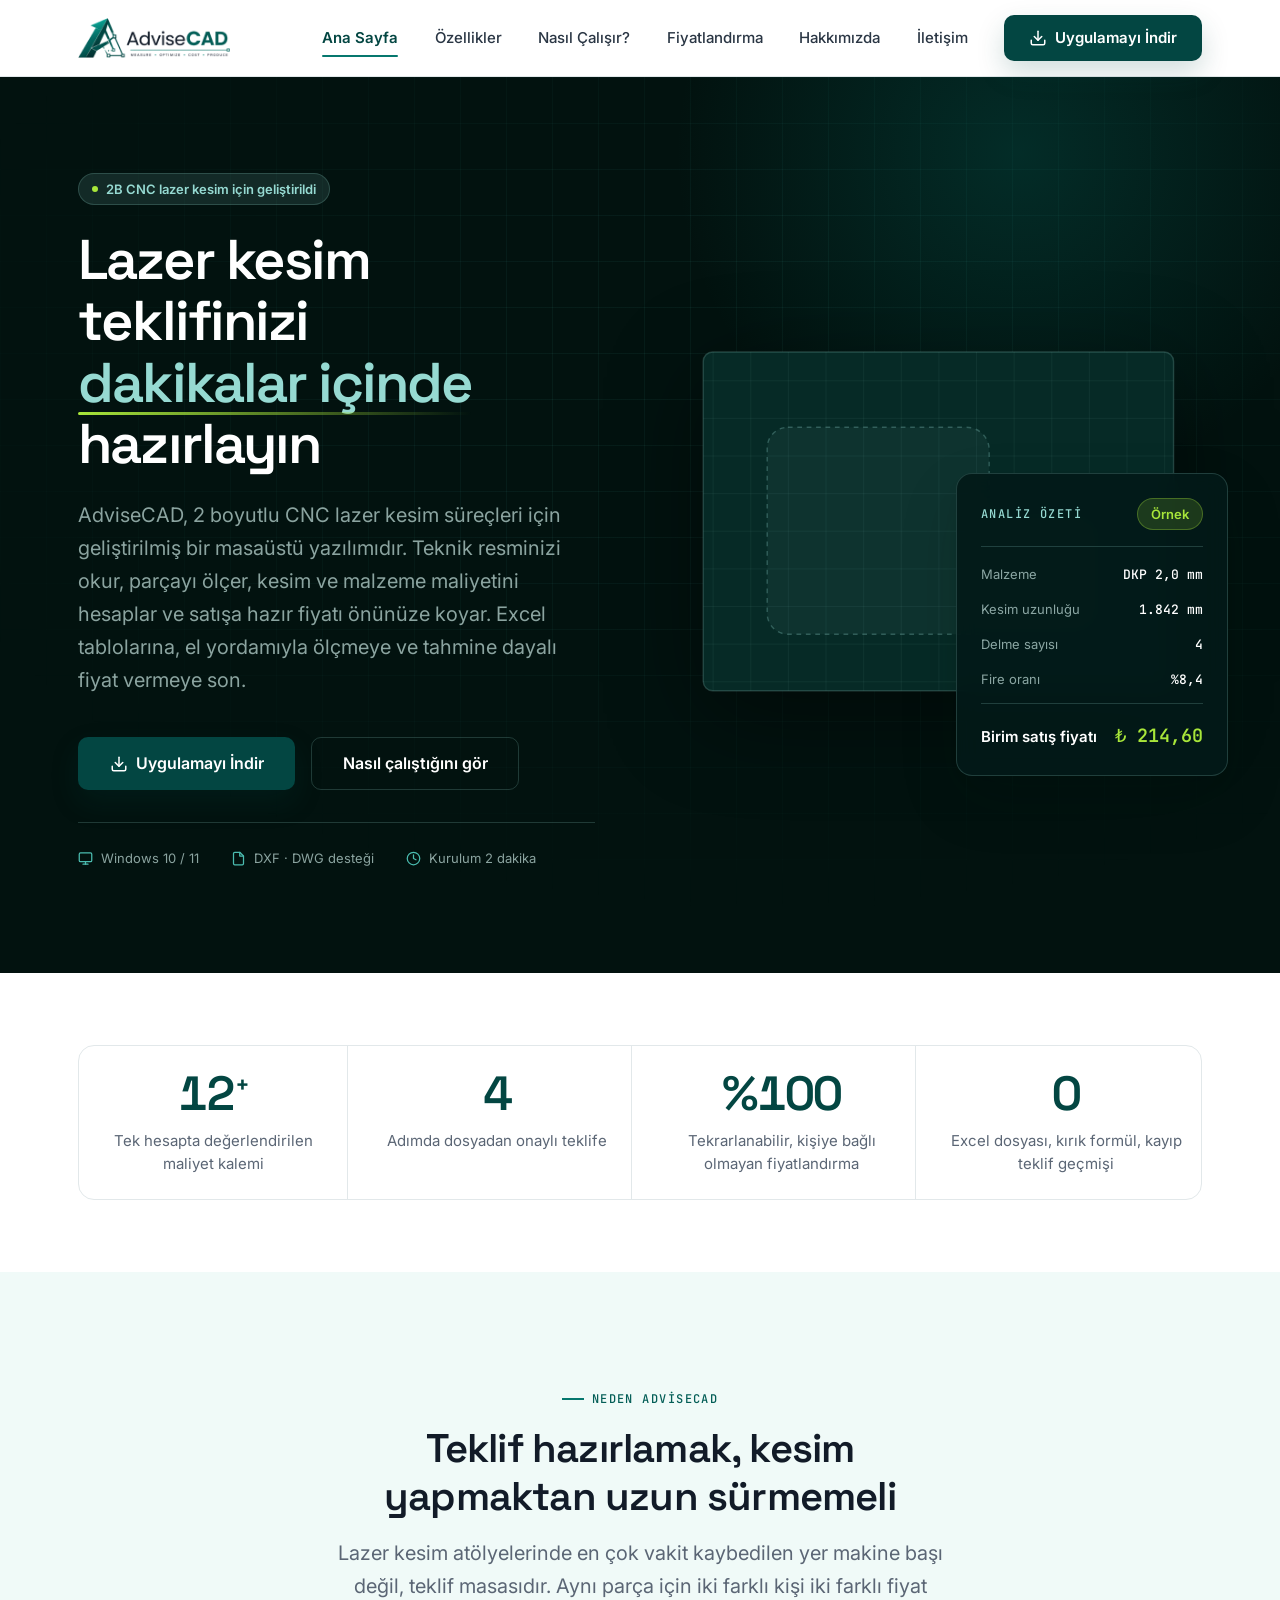
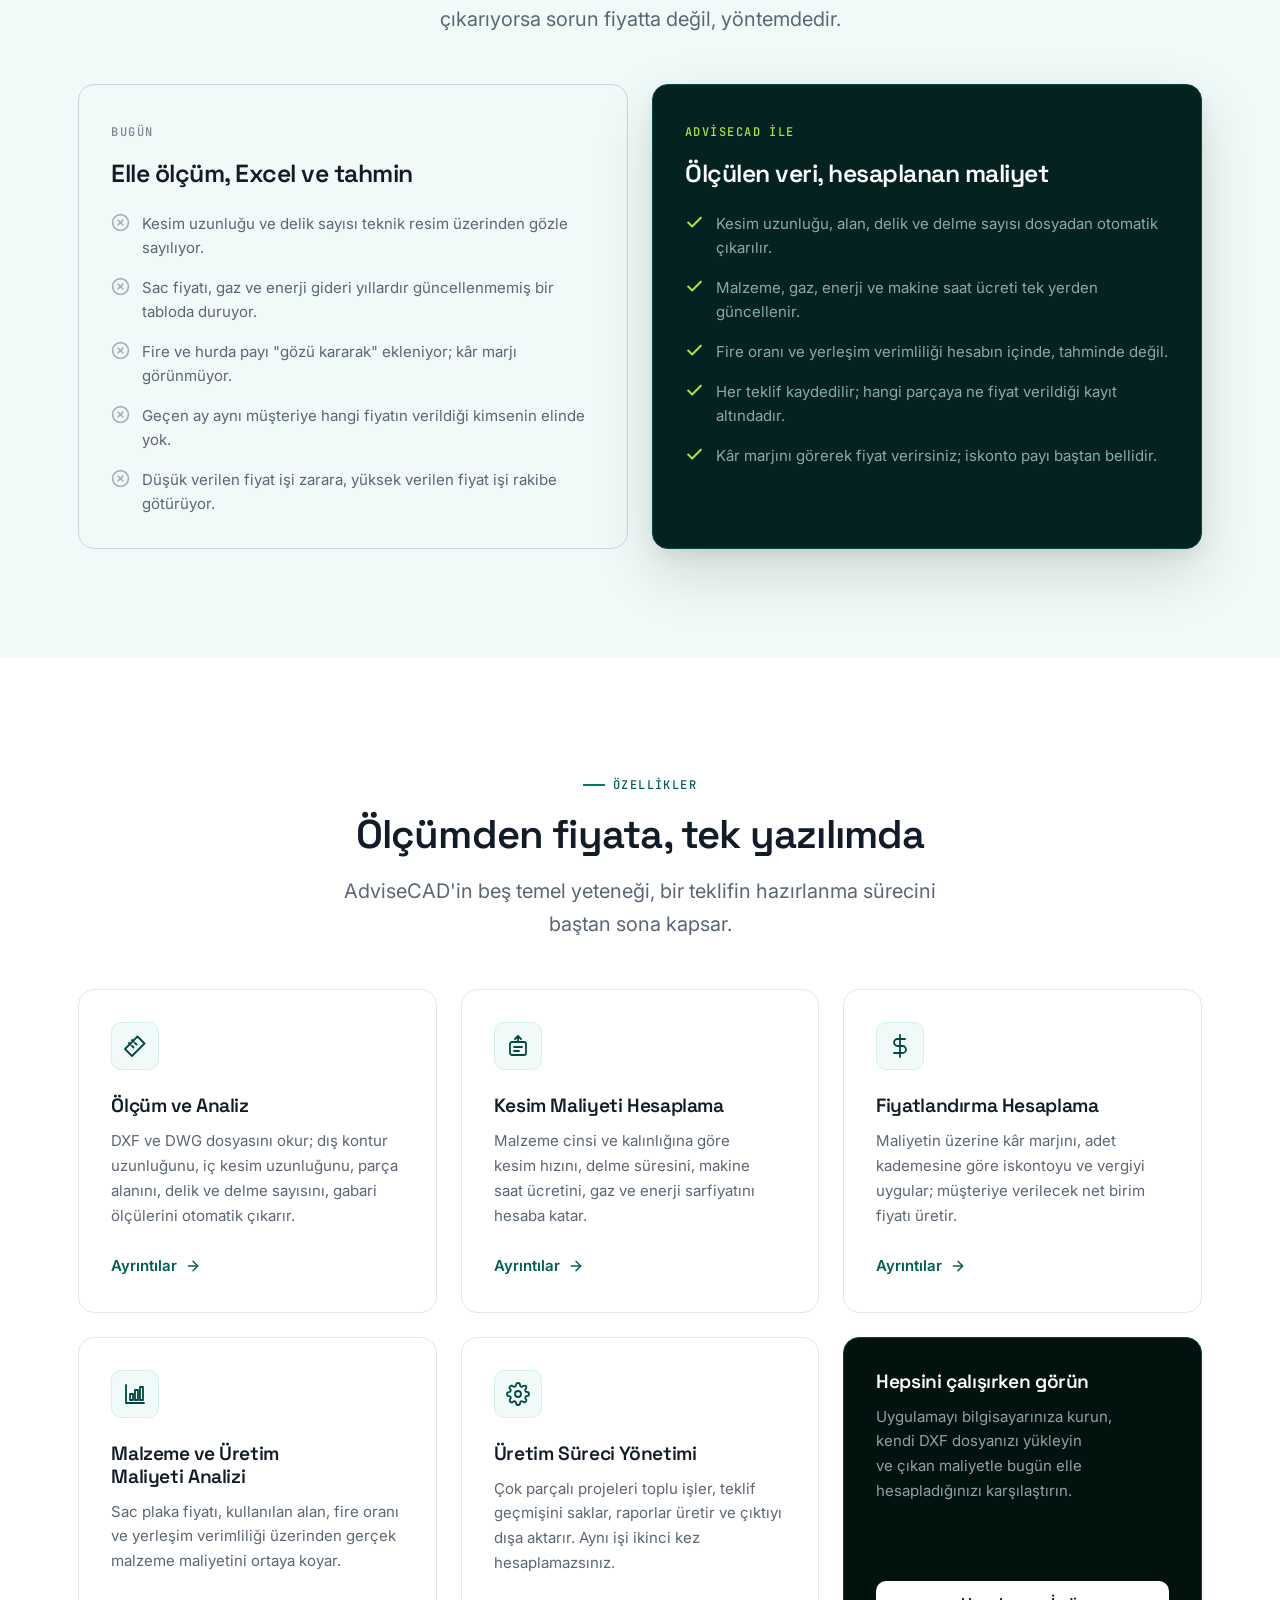
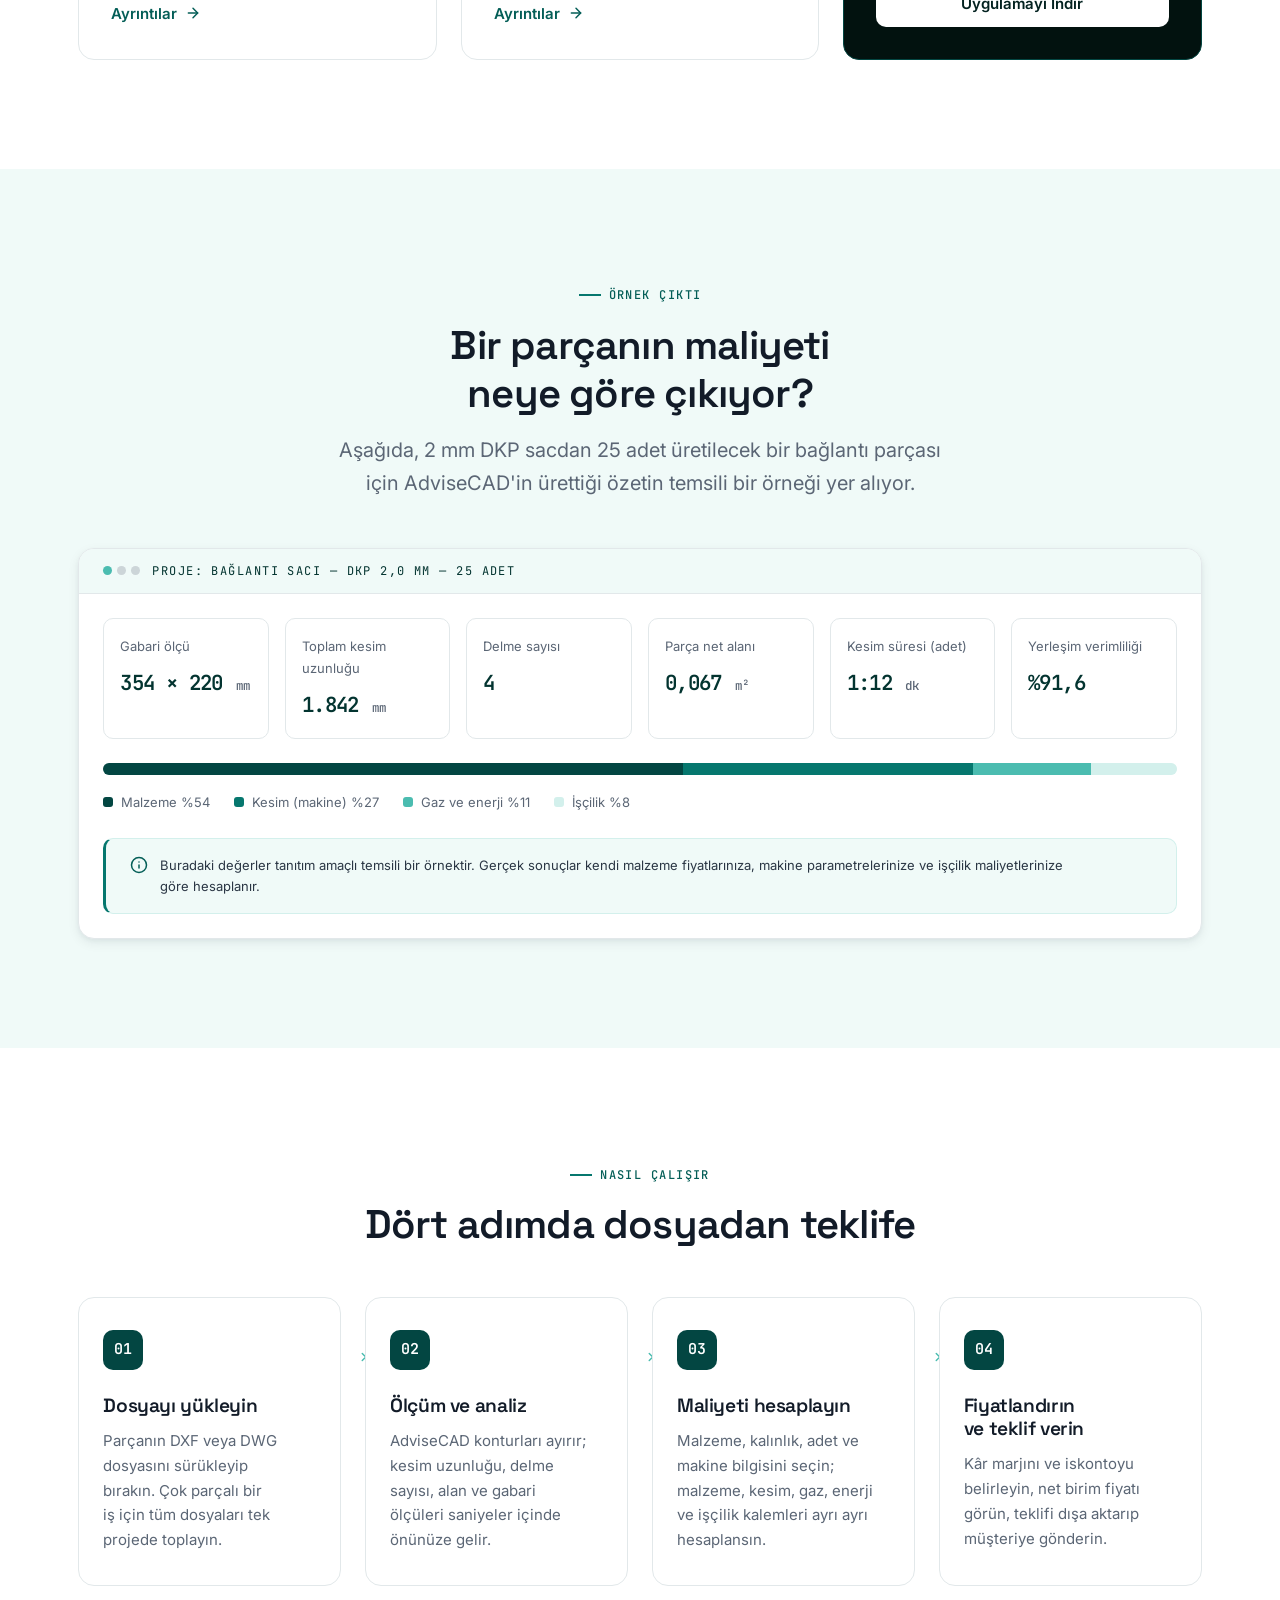
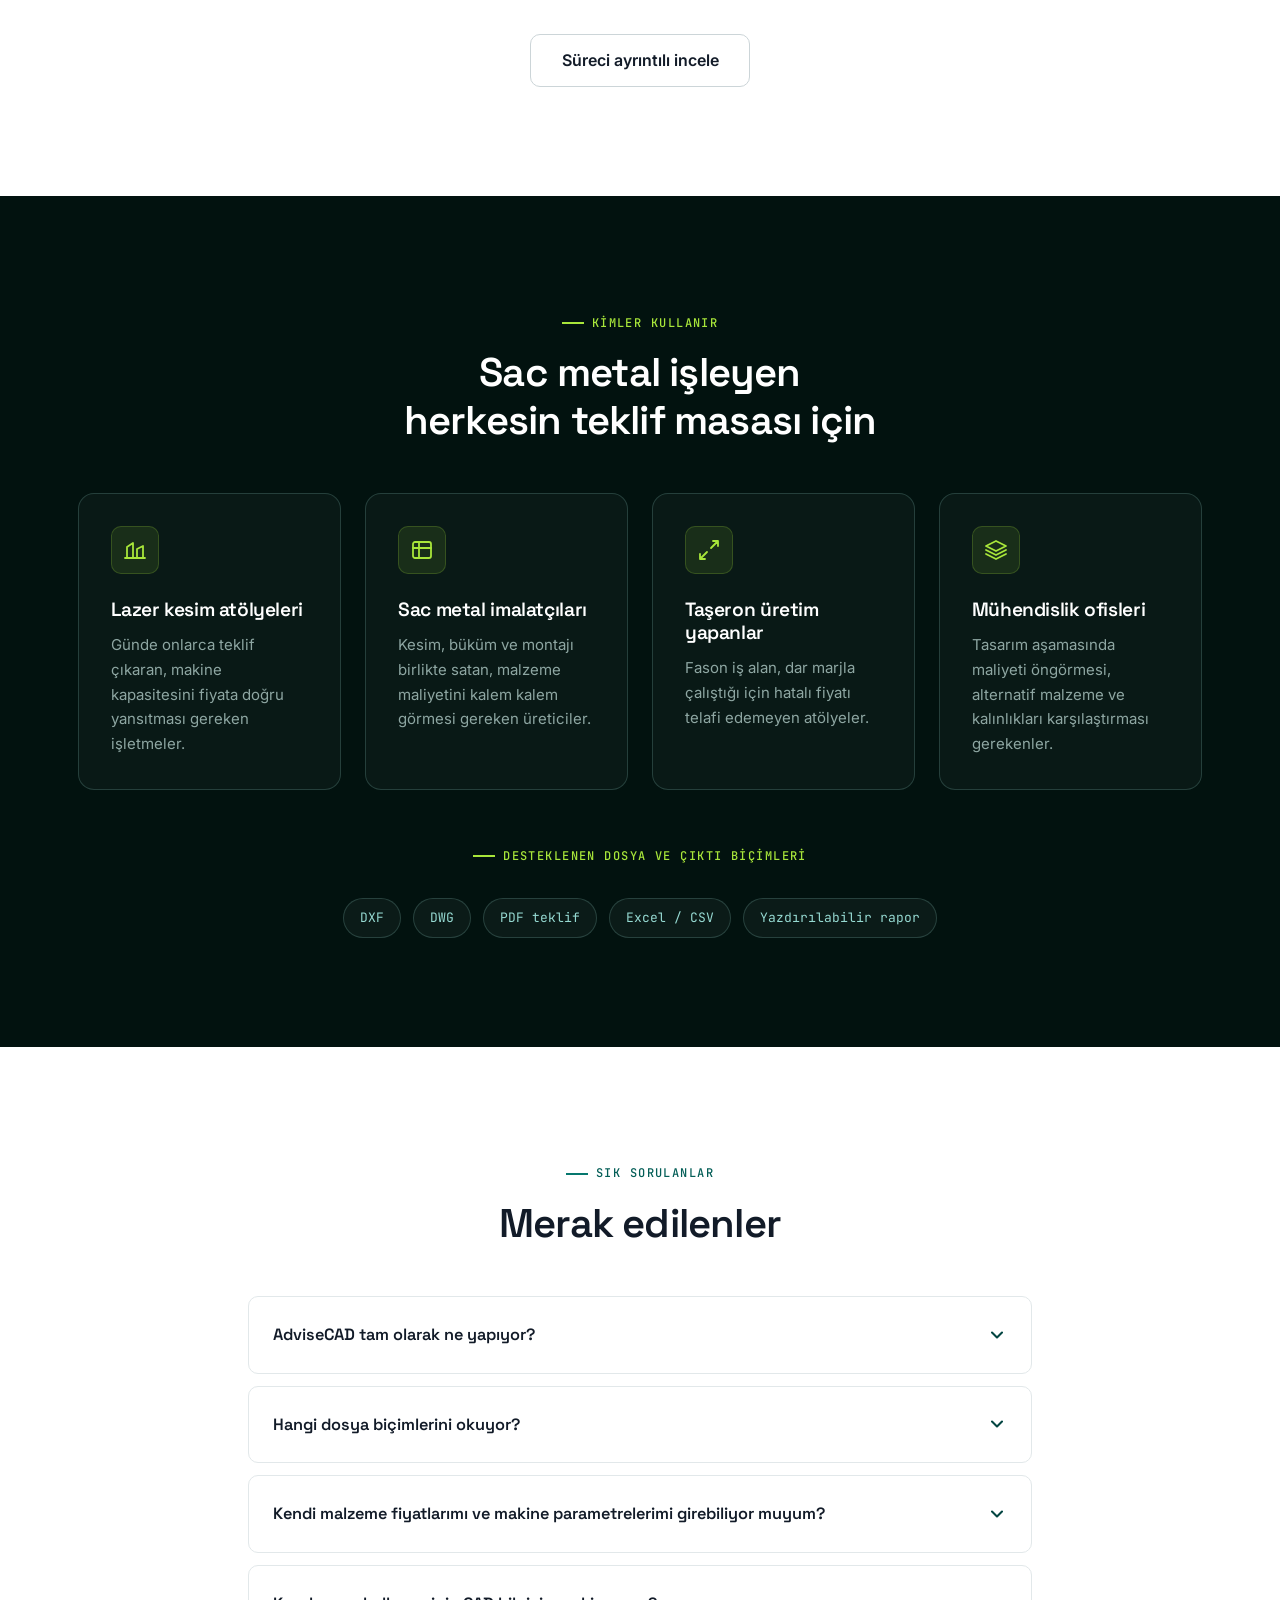
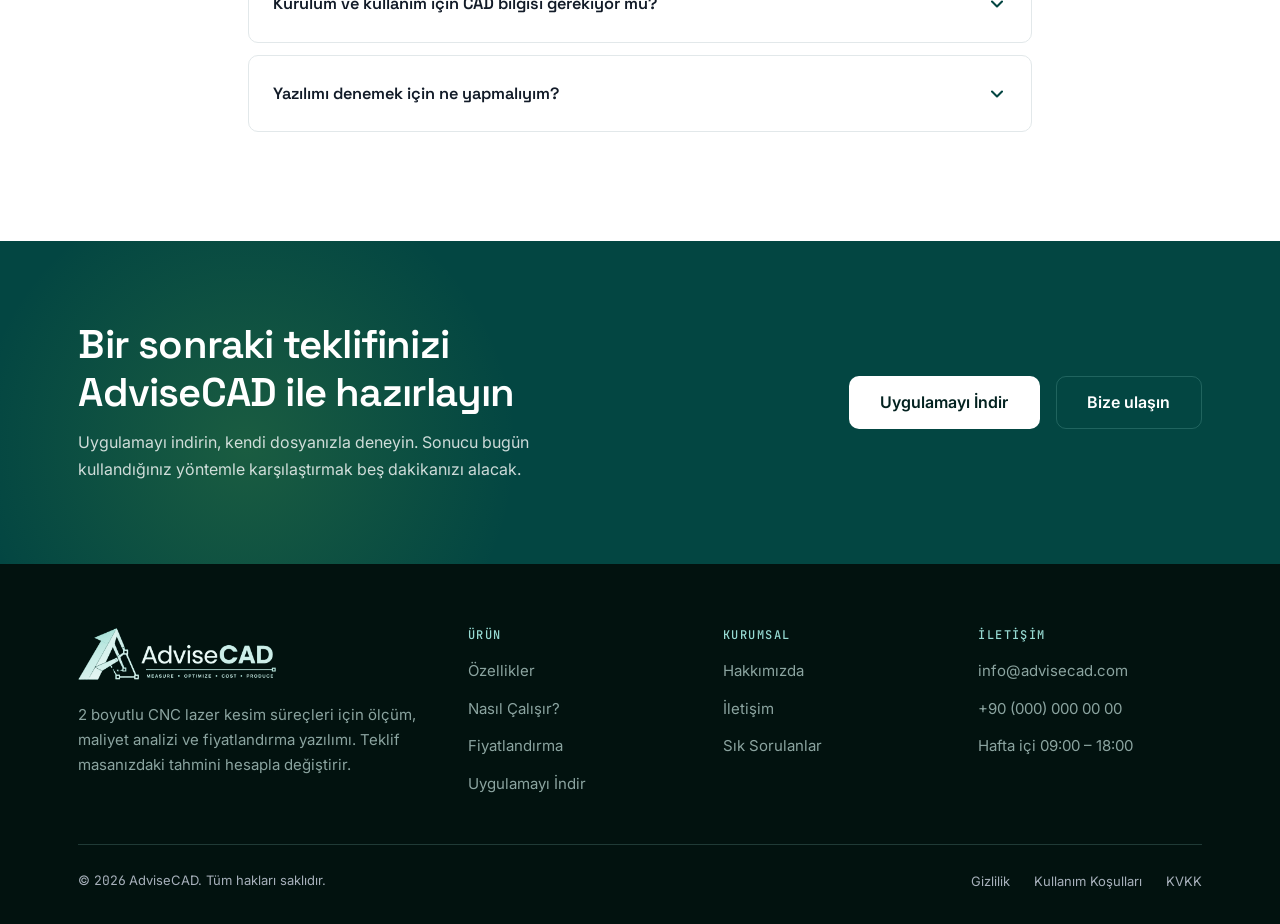
<file: web/index.html>
<!DOCTYPE html>
<html lang="tr">
<head>
<meta charset="utf-8">
<meta name="viewport" content="width=device-width, initial-scale=1">
<title>AdviseCAD — 2B CNC Lazer Kesim İçin Maliyet ve Teklif Yazılımı</title>
<meta name="description" content="AdviseCAD, 2 boyutlu CNC lazer kesim süreçleri için geliştirilmiş bir yazılımdır. DXF/DWG dosyalarınızı ölçer, kesim ve malzeme maliyetini hesaplar, satışa hazır fiyat çıkarır.">
<link rel="canonical" href="https://www.advisecad.com/index.html">
<meta name="theme-color" content="#034642">

<meta property="og:type" content="website">
<meta property="og:site_name" content="AdviseCAD">
<meta property="og:locale" content="tr_TR">
<meta property="og:title" content="AdviseCAD — 2B CNC Lazer Kesim İçin Maliyet ve Teklif Yazılımı">
<meta property="og:description" content="Dosyayı yükleyin, ölçüm ve maliyet otomatik çıksın. Lazer kesim teklifinizi dakikalar içinde hazırlayın.">
<meta property="og:url" content="https://www.advisecad.com/">

<link rel="icon" href="assets/favicon.svg" type="image/svg+xml">
<link rel="preconnect" href="https://fonts.googleapis.com">
<link rel="preconnect" href="https://fonts.gstatic.com" crossorigin>
<link href="https://fonts.googleapis.com/css2?family=Inter:wght@400;500;600&family=JetBrains+Mono:wght@400;500;600&family=Space+Grotesk:wght@500;600;700&display=swap" rel="stylesheet">

<link rel="stylesheet" href="css/tokens.css">
<link rel="stylesheet" href="css/base.css">
<link rel="stylesheet" href="css/layout.css">
<link rel="stylesheet" href="css/components.css">
<link rel="stylesheet" href="css/hero.css">
<link rel="stylesheet" href="css/pages.css">
<link rel="stylesheet" href="css/blocks.css">

<script type="application/ld+json">
{
  "@context": "https://schema.org",
  "@type": "SoftwareApplication",
  "name": "AdviseCAD",
  "applicationCategory": "DesignApplication",
  "applicationSubCategory": "CAD / CAM maliyet ve teklif yazılımı",
  "operatingSystem": "Windows 10, Windows 11",
  "description": "2 boyutlu CNC lazer kesim süreçleri için ölçüm, kesim maliyeti, malzeme maliyeti ve fiyatlandırma yazılımı.",
  "inLanguage": "tr-TR",
  "offers": { "@type": "Offer", "availability": "https://schema.org/InStock" }
}
</script>
</head>
<body>

<a class="skip-link" href="#main" data-i18n="common.skipToContent">İçeriğe atla</a>

<!-- ======================================================================
     ÜST MENÜ  (aynı işaretleme tüm sayfalarda tekrarlanır)
     ====================================================================== -->
<header class="header">
  <div class="container header__inner">

    <a class="logo" href="index.html">
      <img class="logo__img" src="assets/logo.png" alt="AdviseCAD" width="668" height="176">
    </a>

    <input type="checkbox" id="nav-toggle" class="nav-toggle" aria-label="Menüyü aç veya kapat">
    <span class="nav-toggle__button" aria-hidden="true"><span class="nav-toggle__bars"></span></span>

    <nav class="nav" aria-label="Ana menü">
      <div class="nav__inner">
        <ul class="nav__list">
          <li><a class="nav__link" href="index.html" aria-current="page" data-i18n="nav.home">Ana Sayfa</a></li>
          <li><a class="nav__link" href="ozellikler.html" data-i18n="nav.features">Özellikler</a></li>
          <li><a class="nav__link" href="nasil-calisir.html" data-i18n="nav.how">Nasıl Çalışır?</a></li>
          <li><a class="nav__link" href="fiyatlandirma.html" data-i18n="nav.pricing">Fiyatlandırma</a></li>
          <li><a class="nav__link" href="hakkimizda.html" data-i18n="nav.about">Hakkımızda</a></li>
          <li><a class="nav__link" href="iletisim.html" data-i18n="nav.contact">İletişim</a></li>
        </ul>
      </div>
    </nav>

    <div class="header__actions">
      <div class="header__actions-inner">
        <a class="btn btn--primary" href="indir.html">
          <svg class="btn__icon" viewBox="0 0 24 24" fill="none" stroke="currentColor" stroke-width="2" stroke-linecap="round" stroke-linejoin="round" aria-hidden="true"><path d="M21 15v4a2 2 0 0 1-2 2H5a2 2 0 0 1-2-2v-4"/><polyline points="7 10 12 15 17 10"/><line x1="12" y1="15" x2="12" y2="3"/></svg>
          <span data-i18n="common.downloadApp">Uygulamayı İndir</span>
        </a>
      </div>
    </div>

  </div>
</header>

<main id="main">

  <!-- ====================================================================
       HERO
       ==================================================================== -->
  <section class="hero">
    <div class="container hero__inner">

      <div class="hero__text">
        <span class="badge badge--dark">
          <span class="badge__dot"></span>
          <span data-i18n="home.hero.badge">2B CNC lazer kesim için geliştirildi</span>
        </span>

        <h1 class="hero__title" data-i18n-html="home.hero.title">
          Lazer kesim teklifinizi <em>dakikalar içinde</em> hazırlayın
        </h1>

        <p class="hero__lead" data-i18n="home.hero.lead">
          AdviseCAD, 2 boyutlu CNC lazer kesim süreçleri için geliştirilmiş bir masaüstü
          yazılımıdır. Teknik resminizi okur, parçayı ölçer, kesim ve malzeme maliyetini
          hesaplar ve satışa hazır fiyatı önünüze koyar. Excel tablolarına, el yordamıyla
          ölçmeye ve tahmine dayalı fiyat vermeye son.
        </p>

        <div class="hero__actions">
          <a class="btn btn--primary btn--lg" href="indir.html">
            <svg class="btn__icon" viewBox="0 0 24 24" fill="none" stroke="currentColor" stroke-width="2" stroke-linecap="round" stroke-linejoin="round" aria-hidden="true"><path d="M21 15v4a2 2 0 0 1-2 2H5a2 2 0 0 1-2-2v-4"/><polyline points="7 10 12 15 17 10"/><line x1="12" y1="15" x2="12" y2="3"/></svg>
            <span data-i18n="common.downloadApp">Uygulamayı İndir</span>
          </a>
          <a class="btn btn--ghost-light btn--lg" href="nasil-calisir.html" data-i18n="home.hero.ctaHow">Nasıl çalıştığını gör</a>
        </div>

        <ul class="hero__meta">
          <li>
            <svg viewBox="0 0 24 24" fill="none" stroke="currentColor" stroke-width="2" stroke-linecap="round" stroke-linejoin="round" aria-hidden="true"><rect x="2" y="3" width="20" height="14" rx="2"/><line x1="8" y1="21" x2="16" y2="21"/><line x1="12" y1="17" x2="12" y2="21"/></svg>
            <span data-i18n="home.hero.metaOs">Windows 10 / 11</span>
          </li>
          <li>
            <svg viewBox="0 0 24 24" fill="none" stroke="currentColor" stroke-width="2" stroke-linecap="round" stroke-linejoin="round" aria-hidden="true"><path d="M14 2H6a2 2 0 0 0-2 2v16a2 2 0 0 0 2 2h12a2 2 0 0 0 2-2V8Z"/><polyline points="14 2 14 8 20 8"/></svg>
            <span data-i18n="home.hero.metaFormats">DXF · DWG desteği</span>
          </li>
          <li>
            <svg viewBox="0 0 24 24" fill="none" stroke="currentColor" stroke-width="2" stroke-linecap="round" stroke-linejoin="round" aria-hidden="true"><circle cx="12" cy="12" r="10"/><polyline points="12 6 12 12 16 14"/></svg>
            <span data-i18n="home.hero.metaSetup">Kurulum 2 dakika</span>
          </li>
        </ul>
      </div>

      <!-- Lazer kesim görselleştirmesi — saf SVG + CSS, JavaScript yok -->
      <div class="hero__visual">
        <svg class="cutviz" viewBox="0 0 560 460" role="img"
             aria-label="Bir sac plaka üzerinde parçanın kesilmesi ve ölçülerinin otomatik çıkarılması canlandırması">
          <defs>
            <pattern id="cutgrid" width="40" height="40" patternUnits="userSpaceOnUse">
              <path class="cutviz__grid" d="M40 0H0v40" fill="none"/>
            </pattern>
          </defs>

          <!-- Sac plaka -->
          <rect class="cutviz__plate" x="30" y="50" width="500" height="360" rx="10"/>
          <rect x="30" y="50" width="500" height="360" rx="10" fill="url(#cutgrid)"/>

          <!-- Kesilecek konturun ön izlemesi -->
          <path class="cutviz__ghost" d="M120 130h190a24 24 0 0 1 24 24v66h96a22 22 0 0 1 22 22v86a22 22 0 0 1-22 22H120a22 22 0 0 1-22-22V152a22 22 0 0 1 22-22z"/>

          <!-- Dış kontur kesimi -->
          <path class="cutviz__cut cutviz__cut--outline" pathLength="1"
                d="M120 130h190a24 24 0 0 1 24 24v66h96a22 22 0 0 1 22 22v86a22 22 0 0 1-22 22H120a22 22 0 0 1-22-22V152a22 22 0 0 1 22-22z"/>
          <path class="cutviz__spark cutviz__spark--outline" pathLength="1"
                d="M120 130h190a24 24 0 0 1 24 24v66h96a22 22 0 0 1 22 22v86a22 22 0 0 1-22 22H120a22 22 0 0 1-22-22V152a22 22 0 0 1 22-22z"/>

          <!-- Delikler ve kanal -->
          <path class="cutviz__cut cutviz__cut--hole" pathLength="1" d="M125 190a15 15 0 1 0 30 0a15 15 0 1 0-30 0"/>
          <path class="cutviz__cut cutviz__cut--hole cutviz__cut--hole-2" pathLength="1" d="M125 300a15 15 0 1 0 30 0a15 15 0 1 0-30 0"/>
          <path class="cutviz__cut cutviz__cut--hole cutviz__cut--hole-3" pathLength="1" d="M393 290a17 17 0 1 0 34 0a17 17 0 1 0-34 0"/>
          <path class="cutviz__cut cutviz__cut--hole cutviz__cut--slot" pathLength="1" d="M218 270h74a18 18 0 0 1 0 36h-74a18 18 0 0 1 0-36z"/>

          <!-- Otomatik çıkarılan ölçüler -->
          <g class="cutviz__dim cutviz__dim--1">
            <path class="cutviz__dim-line" d="M98 118V96M452 118V96M98 104h354" fill="none"/>
            <text class="cutviz__dim-text" x="275" y="88" text-anchor="middle">354,0 mm</text>
          </g>
          <g class="cutviz__dim cutviz__dim--2">
            <path class="cutviz__dim-line" d="M78 130h20M78 350h20M88 130v220" fill="none"/>
            <text class="cutviz__dim-text" x="0" y="0" transform="translate(70 240) rotate(-90)" text-anchor="middle">220,0 mm</text>
          </g>
          <!-- Delik çapı açıklaması, sağdaki analiz kartının altında kalmasın diye
               sol delikten aşağı doğru çıkarılır -->
          <g class="cutviz__dim cutviz__dim--3">
            <path class="cutviz__dim-line" d="M140 300 168 380h30" fill="none"/>
            <text class="cutviz__dim-text" x="204" y="385">Ø 30,0</text>
          </g>
        </svg>

        <!-- Örnek analiz çıktısı — statik gösterim -->
        <div class="hero__card">
          <div class="hero__card-head">
            <span class="hero__card-title" data-i18n="home.hero.cardTitle">Analiz Özeti</span>
            <span class="badge badge--accent" data-i18n="home.hero.cardTag">Örnek</span>
          </div>
          <div class="data-row">
            <span class="data-row__key" data-i18n="home.hero.cardMaterial">Malzeme</span>
            <span class="data-row__val">DKP 2,0 mm</span>
          </div>
          <div class="data-row">
            <span class="data-row__key" data-i18n="home.hero.cardCutLength">Kesim uzunluğu</span>
            <span class="data-row__val">1.842 mm</span>
          </div>
          <div class="data-row">
            <span class="data-row__key" data-i18n="home.hero.cardPierce">Delme sayısı</span>
            <span class="data-row__val">4</span>
          </div>
          <div class="data-row">
            <span class="data-row__key" data-i18n="home.hero.cardScrap">Fire oranı</span>
            <span class="data-row__val">%8,4</span>
          </div>
          <div class="data-row data-row--total">
            <span class="data-row__key" data-i18n="home.hero.cardUnitPrice">Birim satış fiyatı</span>
            <span class="data-row__val">₺ 214,60</span>
          </div>
        </div>
      </div>

    </div>
  </section>

  <!-- ====================================================================
       İSTATİSTİK ŞERİDİ
       ==================================================================== -->
  <section class="section section--tight">
    <div class="container">
      <div class="stat-strip reveal">
        <div class="stat">
          <div class="stat__value">12<sup>+</sup></div>
          <p class="stat__label" data-i18n="home.stats.s1">Tek hesapta değerlendirilen maliyet kalemi</p>
        </div>
        <div class="stat">
          <div class="stat__value">4</div>
          <p class="stat__label" data-i18n="home.stats.s2">Adımda dosyadan onaylı teklife</p>
        </div>
        <div class="stat">
          <div class="stat__value">%100</div>
          <p class="stat__label" data-i18n="home.stats.s3">Tekrarlanabilir, kişiye bağlı olmayan fiyatlandırma</p>
        </div>
        <div class="stat">
          <div class="stat__value">0</div>
          <p class="stat__label" data-i18n="home.stats.s4">Excel dosyası, kırık formül, kayıp teklif geçmişi</p>
        </div>
      </div>
    </div>
  </section>

  <!-- ====================================================================
       PROBLEM / ÇÖZÜM
       ==================================================================== -->
  <section class="section section--soft">
    <div class="container">
      <div class="section-head section-head--center">
        <span class="eyebrow" data-i18n="home.problem.eyebrow">Neden AdviseCAD</span>
        <h2 data-i18n="home.problem.title">Teklif hazırlamak, kesim yapmaktan uzun sürmemeli</h2>
        <p class="lead" data-i18n="home.problem.lead">
          Lazer kesim atölyelerinde en çok vakit kaybedilen yer makine başı değil, teklif
          masasıdır. Aynı parça için iki farklı kişi iki farklı fiyat çıkarıyorsa sorun
          fiyatta değil, yöntemdedir.
        </p>
      </div>

      <div class="compare reveal-stagger">
        <div class="compare__col compare__col--bad">
          <span class="compare__tag" data-i18n="home.problem.badTag">Bugün</span>
          <h3 data-i18n="home.problem.badTitle">Elle ölçüm, Excel ve tahmin</h3>
          <ul class="compare__list">
            <li>
              <svg viewBox="0 0 24 24" fill="none" stroke="currentColor" stroke-width="2" stroke-linecap="round" aria-hidden="true"><circle cx="12" cy="12" r="10"/><line x1="15" y1="9" x2="9" y2="15"/><line x1="9" y1="9" x2="15" y2="15"/></svg>
              <span data-i18n="home.problem.bad1">Kesim uzunluğu ve delik sayısı teknik resim üzerinden gözle sayılıyor.</span>
            </li>
            <li>
              <svg viewBox="0 0 24 24" fill="none" stroke="currentColor" stroke-width="2" stroke-linecap="round" aria-hidden="true"><circle cx="12" cy="12" r="10"/><line x1="15" y1="9" x2="9" y2="15"/><line x1="9" y1="9" x2="15" y2="15"/></svg>
              <span data-i18n="home.problem.bad2">Sac fiyatı, gaz ve enerji gideri yıllardır güncellenmemiş bir tabloda duruyor.</span>
            </li>
            <li>
              <svg viewBox="0 0 24 24" fill="none" stroke="currentColor" stroke-width="2" stroke-linecap="round" aria-hidden="true"><circle cx="12" cy="12" r="10"/><line x1="15" y1="9" x2="9" y2="15"/><line x1="9" y1="9" x2="15" y2="15"/></svg>
              <span data-i18n="home.problem.bad3">Fire ve hurda payı "gözü kararak" ekleniyor; kâr marjı görünmüyor.</span>
            </li>
            <li>
              <svg viewBox="0 0 24 24" fill="none" stroke="currentColor" stroke-width="2" stroke-linecap="round" aria-hidden="true"><circle cx="12" cy="12" r="10"/><line x1="15" y1="9" x2="9" y2="15"/><line x1="9" y1="9" x2="15" y2="15"/></svg>
              <span data-i18n="home.problem.bad4">Geçen ay aynı müşteriye hangi fiyatın verildiği kimsenin elinde yok.</span>
            </li>
            <li>
              <svg viewBox="0 0 24 24" fill="none" stroke="currentColor" stroke-width="2" stroke-linecap="round" aria-hidden="true"><circle cx="12" cy="12" r="10"/><line x1="15" y1="9" x2="9" y2="15"/><line x1="9" y1="9" x2="15" y2="15"/></svg>
              <span data-i18n="home.problem.bad5">Düşük verilen fiyat işi zarara, yüksek verilen fiyat işi rakibe götürüyor.</span>
            </li>
          </ul>
        </div>

        <div class="compare__col compare__col--good">
          <span class="compare__tag" data-i18n="home.problem.goodTag">AdviseCAD ile</span>
          <h3 data-i18n="home.problem.goodTitle">Ölçülen veri, hesaplanan maliyet</h3>
          <ul class="compare__list">
            <li>
              <svg viewBox="0 0 24 24" fill="none" stroke="currentColor" stroke-width="2.5" stroke-linecap="round" stroke-linejoin="round" aria-hidden="true"><polyline points="20 6 9 17 4 12"/></svg>
              <span data-i18n="home.problem.good1">Kesim uzunluğu, alan, delik ve delme sayısı dosyadan otomatik çıkarılır.</span>
            </li>
            <li>
              <svg viewBox="0 0 24 24" fill="none" stroke="currentColor" stroke-width="2.5" stroke-linecap="round" stroke-linejoin="round" aria-hidden="true"><polyline points="20 6 9 17 4 12"/></svg>
              <span data-i18n="home.problem.good2">Malzeme, gaz, enerji ve makine saat ücreti tek yerden güncellenir.</span>
            </li>
            <li>
              <svg viewBox="0 0 24 24" fill="none" stroke="currentColor" stroke-width="2.5" stroke-linecap="round" stroke-linejoin="round" aria-hidden="true"><polyline points="20 6 9 17 4 12"/></svg>
              <span data-i18n="home.problem.good3">Fire oranı ve yerleşim verimliliği hesabın içinde, tahminde değil.</span>
            </li>
            <li>
              <svg viewBox="0 0 24 24" fill="none" stroke="currentColor" stroke-width="2.5" stroke-linecap="round" stroke-linejoin="round" aria-hidden="true"><polyline points="20 6 9 17 4 12"/></svg>
              <span data-i18n="home.problem.good4">Her teklif kaydedilir; hangi parçaya ne fiyat verildiği kayıt altındadır.</span>
            </li>
            <li>
              <svg viewBox="0 0 24 24" fill="none" stroke="currentColor" stroke-width="2.5" stroke-linecap="round" stroke-linejoin="round" aria-hidden="true"><polyline points="20 6 9 17 4 12"/></svg>
              <span data-i18n="home.problem.good5">Kâr marjını görerek fiyat verirsiniz; iskonto payı baştan bellidir.</span>
            </li>
          </ul>
        </div>
      </div>
    </div>
  </section>

  <!-- ====================================================================
       ÖZELLİKLER
       ==================================================================== -->
  <section class="section">
    <div class="container">
      <div class="section-head section-head--center">
        <span class="eyebrow" data-i18n="home.features.eyebrow">Özellikler</span>
        <h2 data-i18n="home.features.title">Ölçümden fiyata, tek yazılımda</h2>
        <p class="lead" data-i18n="home.features.lead">
          AdviseCAD'in beş temel yeteneği, bir teklifin hazırlanma sürecini baştan sona kapsar.
        </p>
      </div>

      <div class="grid grid--3 reveal-stagger">

        <article class="card">
          <div class="card__icon">
            <svg viewBox="0 0 24 24" fill="none" stroke="currentColor" stroke-width="1.8" stroke-linecap="round" stroke-linejoin="round" aria-hidden="true"><path d="m14.5 2.5 7 7L9 22l-7-7Z"/><path d="m9 6 1.5 1.5M12 9l1.5 1.5M6 9l1.5 1.5M9 12l1.5 1.5"/></svg>
          </div>
          <h3 class="card__title" data-i18n="features.measure.title">Ölçüm ve Analiz</h3>
          <p class="card__text" data-i18n="features.measure.short">
            DXF ve DWG dosyasını okur; dış kontur uzunluğunu, iç kesim uzunluğunu, parça
            alanını, delik ve delme sayısını, gabari ölçülerini otomatik çıkarır.
          </p>
          <div class="card__footer">
            <a class="link-arrow" href="ozellikler.html#olcum">
              <span data-i18n="common.learnMore">Ayrıntılar</span>
              <svg viewBox="0 0 24 24" fill="none" stroke="currentColor" stroke-width="2.2" stroke-linecap="round" stroke-linejoin="round" aria-hidden="true"><line x1="5" y1="12" x2="19" y2="12"/><polyline points="12 5 19 12 12 19"/></svg>
            </a>
          </div>
        </article>

        <article class="card">
          <div class="card__icon">
            <svg viewBox="0 0 24 24" fill="none" stroke="currentColor" stroke-width="1.8" stroke-linecap="round" stroke-linejoin="round" aria-hidden="true"><path d="M12 2v6M12 2 9 5M12 2l3 3"/><rect x="4" y="8" width="16" height="13" rx="2"/><path d="M8 13h8M8 17h5"/></svg>
          </div>
          <h3 class="card__title" data-i18n="features.cutcost.title">Kesim Maliyeti Hesaplama</h3>
          <p class="card__text" data-i18n="features.cutcost.short">
            Malzeme cinsi ve kalınlığına göre kesim hızını, delme süresini, makine saat
            ücretini, gaz ve enerji sarfiyatını hesaba katar.
          </p>
          <div class="card__footer">
            <a class="link-arrow" href="ozellikler.html#kesim-maliyeti">
              <span data-i18n="common.learnMore">Ayrıntılar</span>
              <svg viewBox="0 0 24 24" fill="none" stroke="currentColor" stroke-width="2.2" stroke-linecap="round" stroke-linejoin="round" aria-hidden="true"><line x1="5" y1="12" x2="19" y2="12"/><polyline points="12 5 19 12 12 19"/></svg>
            </a>
          </div>
        </article>

        <article class="card">
          <div class="card__icon">
            <svg viewBox="0 0 24 24" fill="none" stroke="currentColor" stroke-width="1.8" stroke-linecap="round" stroke-linejoin="round" aria-hidden="true"><line x1="12" y1="1" x2="12" y2="23"/><path d="M17 5H9.5a3.5 3.5 0 0 0 0 7h5a3.5 3.5 0 0 1 0 7H6"/></svg>
          </div>
          <h3 class="card__title" data-i18n="features.pricing.title">Fiyatlandırma Hesaplama</h3>
          <p class="card__text" data-i18n="features.pricing.short">
            Maliyetin üzerine kâr marjını, adet kademesine göre iskontoyu ve vergiyi
            uygular; müşteriye verilecek net birim fiyatı üretir.
          </p>
          <div class="card__footer">
            <a class="link-arrow" href="ozellikler.html#fiyatlandirma">
              <span data-i18n="common.learnMore">Ayrıntılar</span>
              <svg viewBox="0 0 24 24" fill="none" stroke="currentColor" stroke-width="2.2" stroke-linecap="round" stroke-linejoin="round" aria-hidden="true"><line x1="5" y1="12" x2="19" y2="12"/><polyline points="12 5 19 12 12 19"/></svg>
            </a>
          </div>
        </article>

        <article class="card">
          <div class="card__icon">
            <svg viewBox="0 0 24 24" fill="none" stroke="currentColor" stroke-width="1.8" stroke-linecap="round" stroke-linejoin="round" aria-hidden="true"><path d="M3 3v18h18"/><rect x="7" y="12" width="3" height="6"/><rect x="12" y="8" width="3" height="10"/><rect x="17" y="5" width="3" height="13"/></svg>
          </div>
          <h3 class="card__title" data-i18n="features.material.title">Malzeme ve Üretim Maliyeti Analizi</h3>
          <p class="card__text" data-i18n="features.material.short">
            Sac plaka fiyatı, kullanılan alan, fire oranı ve yerleşim verimliliği üzerinden
            gerçek malzeme maliyetini ortaya koyar.
          </p>
          <div class="card__footer">
            <a class="link-arrow" href="ozellikler.html#malzeme">
              <span data-i18n="common.learnMore">Ayrıntılar</span>
              <svg viewBox="0 0 24 24" fill="none" stroke="currentColor" stroke-width="2.2" stroke-linecap="round" stroke-linejoin="round" aria-hidden="true"><line x1="5" y1="12" x2="19" y2="12"/><polyline points="12 5 19 12 12 19"/></svg>
            </a>
          </div>
        </article>

        <article class="card">
          <div class="card__icon">
            <svg viewBox="0 0 24 24" fill="none" stroke="currentColor" stroke-width="1.8" stroke-linecap="round" stroke-linejoin="round" aria-hidden="true"><circle cx="12" cy="12" r="3"/><path d="M19.4 15a1.65 1.65 0 0 0 .33 1.82l.06.06a2 2 0 1 1-2.83 2.83l-.06-.06a1.65 1.65 0 0 0-1.82-.33 1.65 1.65 0 0 0-1 1.51V21a2 2 0 1 1-4 0v-.09A1.65 1.65 0 0 0 9 19.4a1.65 1.65 0 0 0-1.82.33l-.06.06a2 2 0 1 1-2.83-2.83l.06-.06a1.65 1.65 0 0 0 .33-1.82 1.65 1.65 0 0 0-1.51-1H3a2 2 0 1 1 0-4h.09A1.65 1.65 0 0 0 4.6 9a1.65 1.65 0 0 0-.33-1.82l-.06-.06a2 2 0 1 1 2.83-2.83l.06.06A1.65 1.65 0 0 0 9 4.6a1.65 1.65 0 0 0 1-1.51V3a2 2 0 1 1 4 0v.09a1.65 1.65 0 0 0 1 1.51 1.65 1.65 0 0 0 1.82-.33l.06-.06a2 2 0 1 1 2.83 2.83l-.06.06a1.65 1.65 0 0 0-.33 1.82V9a1.65 1.65 0 0 0 1.51 1H21a2 2 0 1 1 0 4h-.09a1.65 1.65 0 0 0-1.51 1Z"/></svg>
          </div>
          <h3 class="card__title" data-i18n="features.process.title">Üretim Süreci Yönetimi</h3>
          <p class="card__text" data-i18n="features.process.short">
            Çok parçalı projeleri toplu işler, teklif geçmişini saklar, raporlar üretir ve
            çıktıyı dışa aktarır. Aynı işi ikinci kez hesaplamazsınız.
          </p>
          <div class="card__footer">
            <a class="link-arrow" href="ozellikler.html#surec">
              <span data-i18n="common.learnMore">Ayrıntılar</span>
              <svg viewBox="0 0 24 24" fill="none" stroke="currentColor" stroke-width="2.2" stroke-linecap="round" stroke-linejoin="round" aria-hidden="true"><line x1="5" y1="12" x2="19" y2="12"/><polyline points="12 5 19 12 12 19"/></svg>
            </a>
          </div>
        </article>

        <article class="card card--dark" style="background: var(--green-950); border-color: var(--green-700);">
          <h3 class="card__title" data-i18n="home.features.ctaTitle">Hepsini çalışırken görün</h3>
          <p class="card__text" data-i18n="home.features.ctaText">
            Uygulamayı bilgisayarınıza kurun, kendi DXF dosyanızı yükleyin ve çıkan
            maliyetle bugün elle hesapladığınızı karşılaştırın.
          </p>
          <div class="card__footer">
            <a class="btn btn--light btn--block" href="indir.html" data-i18n="common.downloadApp">Uygulamayı İndir</a>
          </div>
        </article>

      </div>
    </div>
  </section>

  <!-- ====================================================================
       ÖRNEK ANALİZ ÇIKTISI
       ==================================================================== -->
  <section class="section section--soft">
    <div class="container">
      <div class="section-head section-head--center">
        <span class="eyebrow" data-i18n="home.sample.eyebrow">Örnek çıktı</span>
        <h2 data-i18n="home.sample.title">Bir parçanın maliyeti neye göre çıkıyor?</h2>
        <p class="lead" data-i18n="home.sample.lead">
          Aşağıda, 2 mm DKP sacdan 25 adet üretilecek bir bağlantı parçası için
          AdviseCAD'in ürettiği özetin temsili bir örneği yer alıyor.
        </p>
      </div>

      <div class="panel reveal">
        <div class="panel__bar">
          <span class="panel__dots" aria-hidden="true"><span></span><span></span><span></span></span>
          <span data-i18n="home.sample.panelTitle">Proje: Bağlantı Sacı — DKP 2,0 mm — 25 adet</span>
        </div>
        <div class="panel__body">

          <div class="panel__grid">
            <div class="metric">
              <div class="metric__label" data-i18n="home.sample.m1">Gabari ölçü</div>
              <div class="metric__value">354 × 220 <small>mm</small></div>
            </div>
            <div class="metric">
              <div class="metric__label" data-i18n="home.sample.m2">Toplam kesim uzunluğu</div>
              <div class="metric__value">1.842 <small>mm</small></div>
            </div>
            <div class="metric">
              <div class="metric__label" data-i18n="home.sample.m3">Delme sayısı</div>
              <div class="metric__value">4</div>
            </div>
            <div class="metric">
              <div class="metric__label" data-i18n="home.sample.m4">Parça net alanı</div>
              <div class="metric__value">0,067 <small>m²</small></div>
            </div>
            <div class="metric">
              <div class="metric__label" data-i18n="home.sample.m5">Kesim süresi (adet)</div>
              <div class="metric__value">1:12 <small>dk</small></div>
            </div>
            <div class="metric">
              <div class="metric__label" data-i18n="home.sample.m6">Yerleşim verimliliği</div>
              <div class="metric__value">%91,6</div>
            </div>
          </div>

          <div class="breakdown">
            <h3 class="visually-hidden" data-i18n="home.sample.breakdownTitle">Maliyet kırılımı</h3>
            <div class="breakdown__bar" role="img" aria-label="Maliyet kırılımı: malzeme %54, kesim %27, gaz ve enerji %11, işçilik %8">
              <span class="breakdown__seg breakdown__seg--material" style="width:54%"></span>
              <span class="breakdown__seg breakdown__seg--cutting" style="width:27%"></span>
              <span class="breakdown__seg breakdown__seg--gas" style="width:11%"></span>
              <span class="breakdown__seg breakdown__seg--labor" style="width:8%"></span>
            </div>
            <ul class="breakdown__legend">
              <li><i style="background:var(--green-700)"></i><span data-i18n="home.sample.legMaterial">Malzeme %54</span></li>
              <li><i style="background:var(--green-500)"></i><span data-i18n="home.sample.legCutting">Kesim (makine) %27</span></li>
              <li><i style="background:var(--green-300)"></i><span data-i18n="home.sample.legGas">Gaz ve enerji %11</span></li>
              <li><i style="background:var(--green-100)"></i><span data-i18n="home.sample.legLabor">İşçilik %8</span></li>
            </ul>
          </div>

          <p class="note" style="margin-top: var(--sp-5);">
            <svg viewBox="0 0 24 24" fill="none" stroke="currentColor" stroke-width="2" stroke-linecap="round" stroke-linejoin="round" aria-hidden="true"><circle cx="12" cy="12" r="10"/><line x1="12" y1="16" x2="12" y2="12"/><line x1="12" y1="8" x2="12.01" y2="8"/></svg>
            <span data-i18n="home.sample.note">
              Buradaki değerler tanıtım amaçlı temsili bir örnektir. Gerçek sonuçlar
              kendi malzeme fiyatlarınıza, makine parametrelerinize ve işçilik
              maliyetlerinize göre hesaplanır.
            </span>
          </p>

        </div>
      </div>
    </div>
  </section>

  <!-- ====================================================================
       SÜREÇ
       ==================================================================== -->
  <section class="section">
    <div class="container">
      <div class="section-head section-head--center">
        <span class="eyebrow" data-i18n="home.process.eyebrow">Nasıl çalışır</span>
        <h2 data-i18n="home.process.title">Dört adımda dosyadan teklife</h2>
      </div>

      <div class="steps steps--connected reveal-stagger">
        <article class="step">
          <div class="step__num" aria-hidden="true"></div>
          <h3 class="step__title" data-i18n="process.s1.title">Dosyayı yükleyin</h3>
          <p class="step__text" data-i18n="process.s1.short">
            Parçanın DXF veya DWG dosyasını sürükleyip bırakın. Çok parçalı bir iş için
            tüm dosyaları tek projede toplayın.
          </p>
        </article>
        <article class="step">
          <div class="step__num" aria-hidden="true"></div>
          <h3 class="step__title" data-i18n="process.s2.title">Ölçüm ve analiz</h3>
          <p class="step__text" data-i18n="process.s2.short">
            AdviseCAD konturları ayırır; kesim uzunluğu, delme sayısı, alan ve gabari
            ölçüleri saniyeler içinde önünüze gelir.
          </p>
        </article>
        <article class="step">
          <div class="step__num" aria-hidden="true"></div>
          <h3 class="step__title" data-i18n="process.s3.title">Maliyeti hesaplayın</h3>
          <p class="step__text" data-i18n="process.s3.short">
            Malzeme, kalınlık, adet ve makine bilgisini seçin; malzeme, kesim, gaz,
            enerji ve işçilik kalemleri ayrı ayrı hesaplansın.
          </p>
        </article>
        <article class="step">
          <div class="step__num" aria-hidden="true"></div>
          <h3 class="step__title" data-i18n="process.s4.title">Fiyatlandırın ve teklif verin</h3>
          <p class="step__text" data-i18n="process.s4.short">
            Kâr marjını ve iskontoyu belirleyin, net birim fiyatı görün, teklifi dışa
            aktarıp müşteriye gönderin.
          </p>
        </article>
      </div>

      <div class="text-center" style="margin-top: var(--sp-8);">
        <a class="btn btn--secondary btn--lg" href="nasil-calisir.html" data-i18n="home.process.cta">Süreci ayrıntılı incele</a>
      </div>
    </div>
  </section>

  <!-- ====================================================================
       KİMLER İÇİN
       ==================================================================== -->
  <section class="section section--dark">
    <div class="container">
      <div class="section-head section-head--center">
        <span class="eyebrow" data-i18n="home.who.eyebrow">Kimler kullanır</span>
        <h2 data-i18n="home.who.title">Sac metal işleyen herkesin teklif masası için</h2>
      </div>

      <div class="grid grid--4 reveal-stagger">
        <article class="card card--dark">
          <div class="card__icon">
            <svg viewBox="0 0 24 24" fill="none" stroke="currentColor" stroke-width="1.8" stroke-linecap="round" stroke-linejoin="round" aria-hidden="true"><path d="M2 20h20M4 20V9l6-4v15M14 20V11l6-3v12"/></svg>
          </div>
          <h3 class="card__title" data-i18n="home.who.w1t">Lazer kesim atölyeleri</h3>
          <p class="card__text" data-i18n="home.who.w1d">Günde onlarca teklif çıkaran, makine kapasitesini fiyata doğru yansıtması gereken işletmeler.</p>
        </article>
        <article class="card card--dark">
          <div class="card__icon">
            <svg viewBox="0 0 24 24" fill="none" stroke="currentColor" stroke-width="1.8" stroke-linecap="round" stroke-linejoin="round" aria-hidden="true"><rect x="3" y="4" width="18" height="16" rx="2"/><path d="M3 10h18M9 4v16"/></svg>
          </div>
          <h3 class="card__title" data-i18n="home.who.w2t">Sac metal imalatçıları</h3>
          <p class="card__text" data-i18n="home.who.w2d">Kesim, büküm ve montajı birlikte satan, malzeme maliyetini kalem kalem görmesi gereken üreticiler.</p>
        </article>
        <article class="card card--dark">
          <div class="card__icon">
            <svg viewBox="0 0 24 24" fill="none" stroke="currentColor" stroke-width="1.8" stroke-linecap="round" stroke-linejoin="round" aria-hidden="true"><path d="M16 3h5v5M21 3l-7 7M8 21H3v-5M3 21l7-7"/></svg>
          </div>
          <h3 class="card__title" data-i18n="home.who.w3t">Taşeron üretim yapanlar</h3>
          <p class="card__text" data-i18n="home.who.w3d">Fason iş alan, dar marjla çalıştığı için hatalı fiyatı telafi edemeyen atölyeler.</p>
        </article>
        <article class="card card--dark">
          <div class="card__icon">
            <svg viewBox="0 0 24 24" fill="none" stroke="currentColor" stroke-width="1.8" stroke-linecap="round" stroke-linejoin="round" aria-hidden="true"><path d="M12 3 2 8l10 5 10-5-10-5Z"/><path d="m2 16 10 5 10-5M2 12l10 5 10-5"/></svg>
          </div>
          <h3 class="card__title" data-i18n="home.who.w4t">Mühendislik ofisleri</h3>
          <p class="card__text" data-i18n="home.who.w4d">Tasarım aşamasında maliyeti öngörmesi, alternatif malzeme ve kalınlıkları karşılaştırması gerekenler.</p>
        </article>
      </div>

      <div class="text-center" style="margin-top: var(--sp-8);">
        <p class="eyebrow" style="justify-content:center;" data-i18n="home.who.formatsTitle">Desteklenen dosya ve çıktı biçimleri</p>
        <ul class="chips" style="margin-top: var(--sp-4);">
          <li class="chip chip--dark">DXF</li>
          <li class="chip chip--dark">DWG</li>
          <li class="chip chip--dark">PDF teklif</li>
          <li class="chip chip--dark">Excel / CSV</li>
          <li class="chip chip--dark">Yazdırılabilir rapor</li>
        </ul>
      </div>
    </div>
  </section>

  <!-- ====================================================================
       SIK SORULANLAR
       ==================================================================== -->
  <section class="section">
    <div class="container container--narrow">
      <div class="section-head section-head--center">
        <span class="eyebrow" data-i18n="common.faqEyebrow">Sık sorulanlar</span>
        <h2 data-i18n="home.faq.title">Merak edilenler</h2>
      </div>

      <div class="accordion reveal-stagger">
        <details class="accordion__item">
          <summary class="accordion__head" data-i18n="home.faq.q1">AdviseCAD tam olarak ne yapıyor?</summary>
          <div class="accordion__body">
            <p data-i18n="home.faq.a1">
              AdviseCAD, 2 boyutlu CNC lazer kesim işleri için bir maliyet ve teklif
              yazılımıdır. Parçanın teknik çizim dosyasını okur, kesimle ilgili ölçüleri
              çıkarır, malzeme ve üretim maliyetini hesaplar ve müşteriye verilecek fiyatı
              üretir. Makineyi süren bir CAM yazılımı değildir; makineye iş göndermeden
              önceki hesap ve tekliflendirme adımını üstlenir.
            </p>
          </div>
        </details>

        <details class="accordion__item">
          <summary class="accordion__head" data-i18n="home.faq.q2">Hangi dosya biçimlerini okuyor?</summary>
          <div class="accordion__body">
            <p data-i18n="home.faq.a2">
              Sektörde en yaygın kullanılan DXF ve DWG dosyalarıyla çalışır. Çok parçalı
              işlerde birden fazla dosyayı tek bir proje altında toplayabilirsiniz.
            </p>
          </div>
        </details>

        <details class="accordion__item">
          <summary class="accordion__head" data-i18n="home.faq.q3">Kendi malzeme fiyatlarımı ve makine parametrelerimi girebiliyor muyum?</summary>
          <div class="accordion__body">
            <p data-i18n="home.faq.a3">
              Evet, hesabın doğru olması buna bağlıdır. Sac fiyatları, kalınlık bazlı kesim
              hızları, makine saat ücreti, gaz ve enerji giderleri, işçilik ve fire oranı
              gibi tüm parametreler kendi işletmenize göre tanımlanır ve tek yerden
              güncellenir.
            </p>
          </div>
        </details>

        <details class="accordion__item">
          <summary class="accordion__head" data-i18n="home.faq.q4">Kurulum ve kullanım için CAD bilgisi gerekiyor mu?</summary>
          <div class="accordion__body">
            <p data-i18n="home.faq.a4">
              Hayır. Dosyayı yükleyip malzeme ve adet bilgisini girmeniz yeterlidir.
              Ölçüm ve hesaplama işini yazılım yapar. CAD bilgisi olan kullanıcılar
              parametreleri daha ayrıntılı düzenleyebilir.
            </p>
          </div>
        </details>

        <details class="accordion__item">
          <summary class="accordion__head" data-i18n="home.faq.q5">Yazılımı denemek için ne yapmalıyım?</summary>
          <div class="accordion__body">
            <p data-i18n="home.faq.a5">
              Uygulamayı İndir sayfasından kurulum dosyasını indirip bilgisayarınıza kurun.
              Paketler ve lisans seçenekleri için Fiyatlandırma sayfasından teklif
              isteyebilir, ihtiyacınıza uygun kurulumu birlikte belirleyebiliriz.
            </p>
          </div>
        </details>
      </div>
    </div>
  </section>

  <!-- ====================================================================
       KAPANIŞ ÇAĞRISI
       ==================================================================== -->
  <section class="cta-band">
    <div class="container cta-band__inner">
      <div>
        <h2 data-i18n="cta.title">Bir sonraki teklifinizi AdviseCAD ile hazırlayın</h2>
        <p data-i18n="cta.text">
          Uygulamayı indirin, kendi dosyanızla deneyin. Sonucu bugün kullandığınız
          yöntemle karşılaştırmak beş dakikanızı alacak.
        </p>
      </div>
      <div class="cta-band__actions">
        <a class="btn btn--light btn--lg" href="indir.html" data-i18n="common.downloadApp">Uygulamayı İndir</a>
        <a class="btn btn--ghost-light btn--lg" href="iletisim.html" data-i18n="common.contactUs">Bize ulaşın</a>
      </div>
    </div>
  </section>

</main>

<!-- ======================================================================
     ALT BİLGİ  (aynı işaretleme tüm sayfalarda tekrarlanır)
     ====================================================================== -->
<footer class="footer">
  <div class="container">
    <div class="footer__grid">

      <div class="footer__brand">
        <a class="logo logo--footer" href="index.html">
          <img class="logo__img" src="assets/logo-light.png" alt="AdviseCAD" width="668" height="176">
        </a>
        <p data-i18n="footer.about">
          2 boyutlu CNC lazer kesim süreçleri için ölçüm, maliyet analizi ve
          fiyatlandırma yazılımı. Teklif masanızdaki tahmini hesapla değiştirir.
        </p>
      </div>

      <div>
        <h2 class="footer__title" data-i18n="footer.product">Ürün</h2>
        <ul class="footer__links">
          <li><a href="ozellikler.html" data-i18n="nav.features">Özellikler</a></li>
          <li><a href="nasil-calisir.html" data-i18n="nav.how">Nasıl Çalışır?</a></li>
          <li><a href="fiyatlandirma.html" data-i18n="nav.pricing">Fiyatlandırma</a></li>
          <li><a href="indir.html" data-i18n="common.downloadApp">Uygulamayı İndir</a></li>
        </ul>
      </div>

      <div>
        <h2 class="footer__title" data-i18n="footer.company">Kurumsal</h2>
        <ul class="footer__links">
          <li><a href="hakkimizda.html" data-i18n="nav.about">Hakkımızda</a></li>
          <li><a href="iletisim.html" data-i18n="nav.contact">İletişim</a></li>
          <li><a href="fiyatlandirma.html#sss" data-i18n="footer.faq">Sık Sorulanlar</a></li>
        </ul>
      </div>

      <div>
        <h2 class="footer__title" data-i18n="footer.contact">İletişim</h2>
        <ul class="footer__links">
          <li><a href="mailto:info@advisecad.com">info@advisecad.com</a></li>
          <li><a href="tel:+900000000000">+90 (000) 000 00 00</a></li>
          <li><span data-i18n="footer.hours">Hafta içi 09:00 – 18:00</span></li>
        </ul>
      </div>

    </div>

    <div class="footer__bottom">
      <p>© <span class="num">2026</span> AdviseCAD. <span data-i18n="footer.rights">Tüm hakları saklıdır.</span></p>
      <ul class="footer__legal">
        <li><a href="iletisim.html" data-i18n="footer.privacy">Gizlilik</a></li>
        <li><a href="iletisim.html" data-i18n="footer.terms">Kullanım Koşulları</a></li>
        <li><a href="iletisim.html" data-i18n="footer.kvkk">KVKK</a></li>
      </ul>
    </div>
  </div>
</footer>

</body>
</html>
</file>
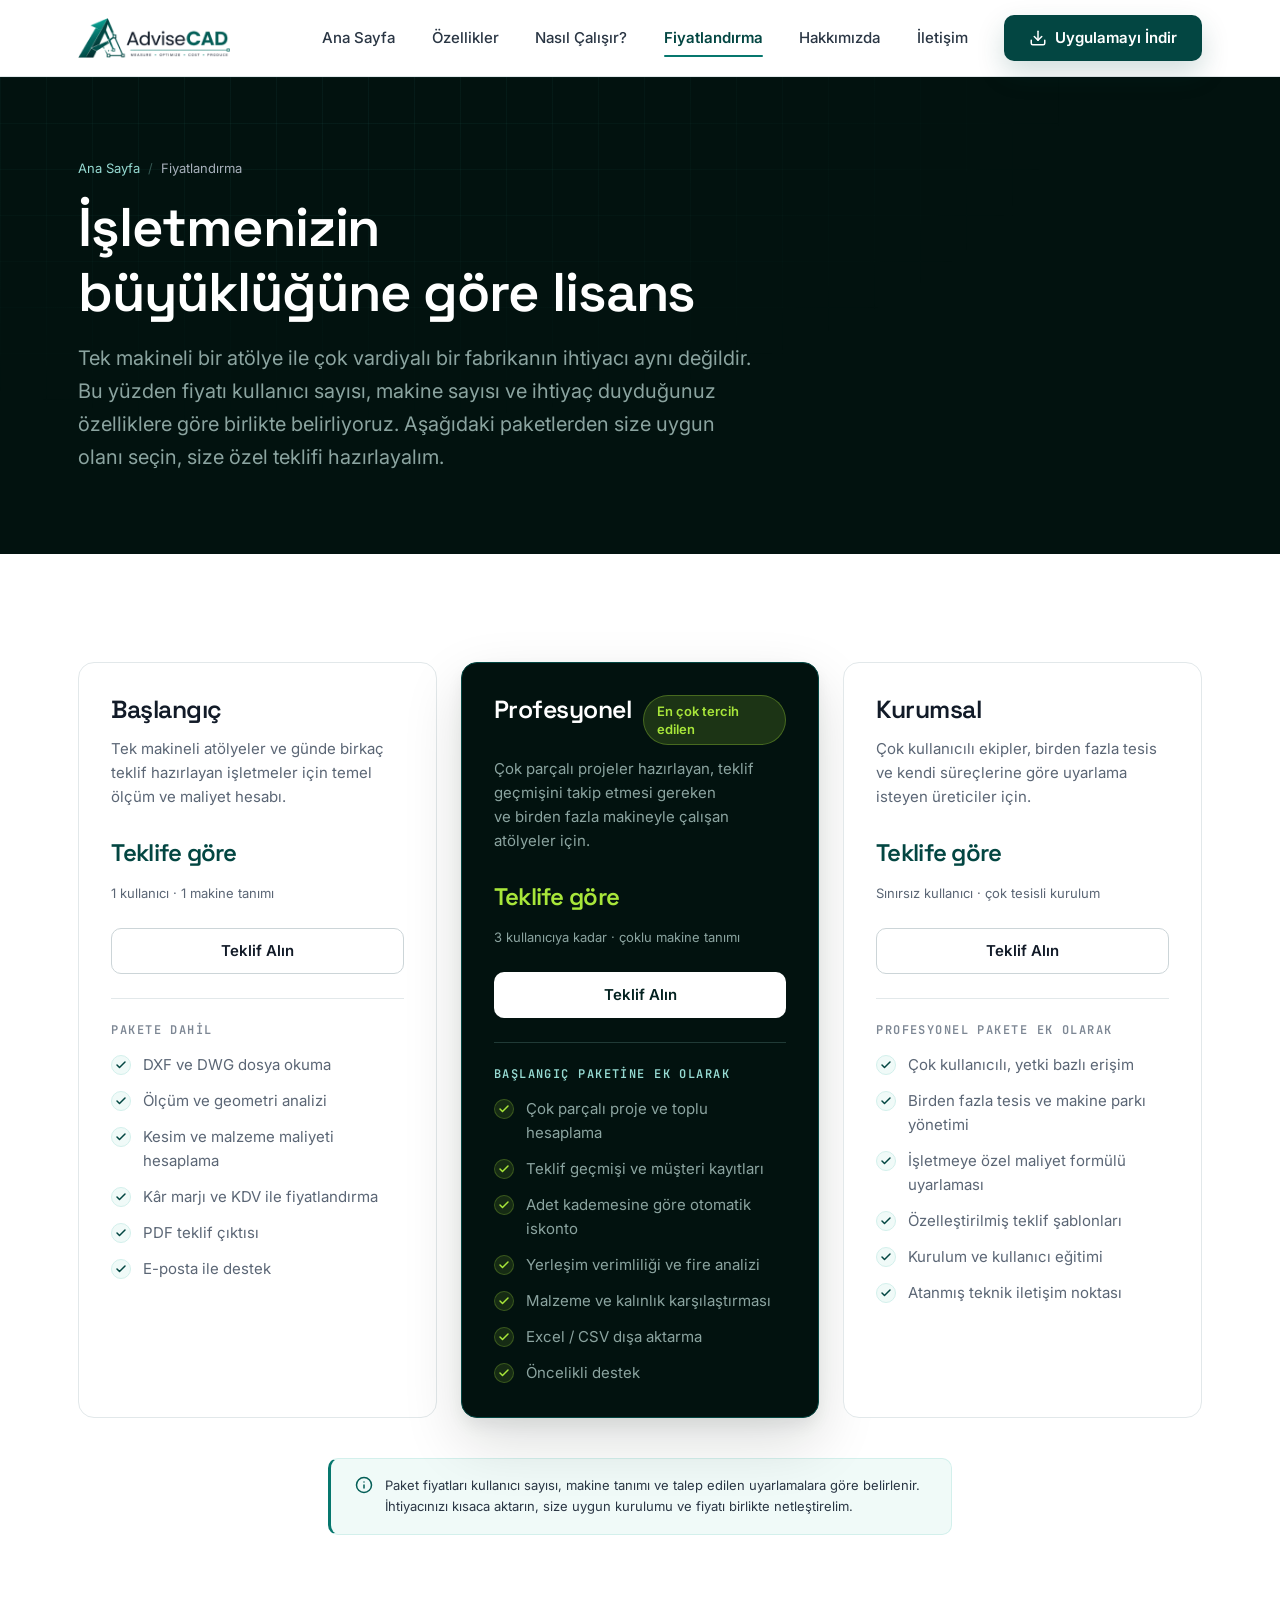
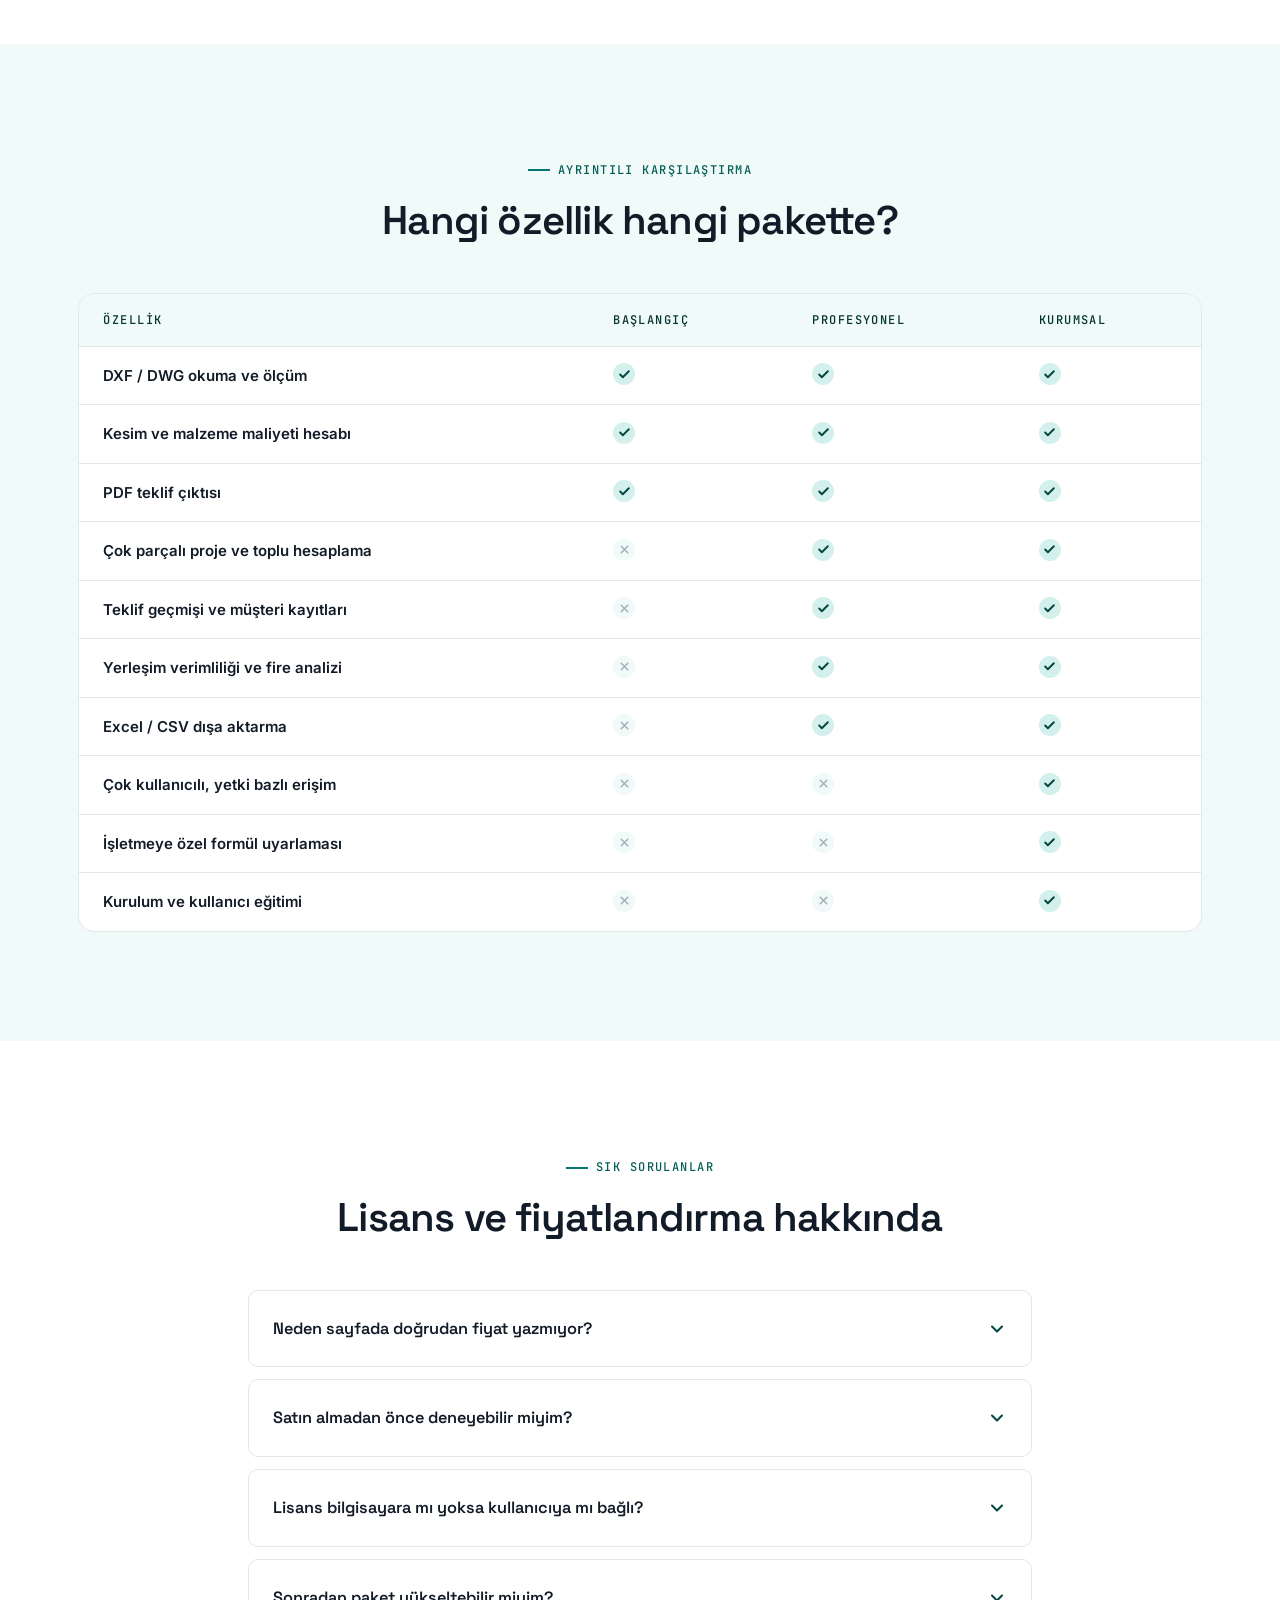
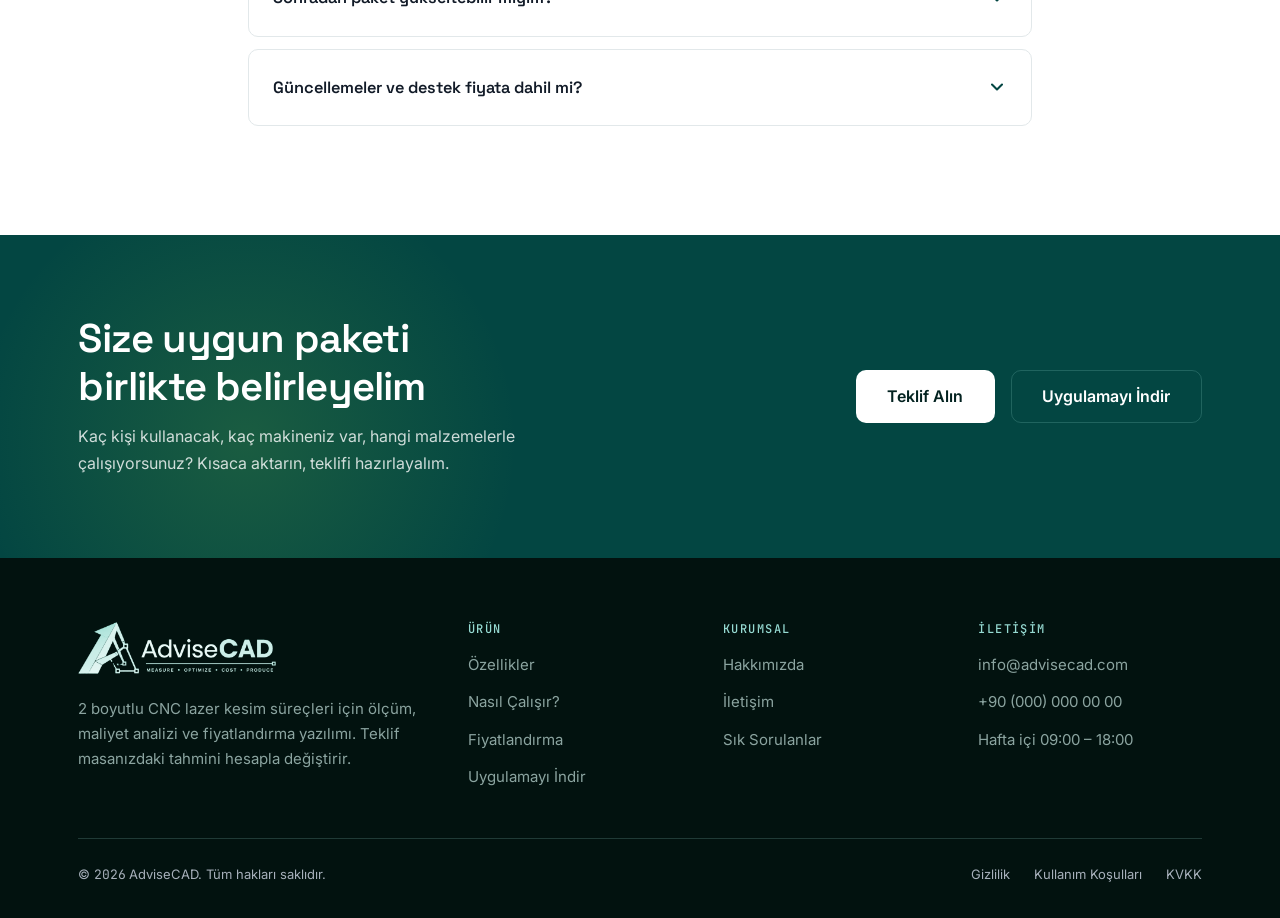
<file: web/fiyatlandirma.html>
<!DOCTYPE html>
<html lang="tr">
<head>
<meta charset="utf-8">
<meta name="viewport" content="width=device-width, initial-scale=1">
<title>Fiyatlandırma — Paketler ve Lisans Seçenekleri | AdviseCAD</title>
<meta name="description" content="AdviseCAD paketleri: Başlangıç, Profesyonel ve Kurumsal. İşletmenizin büyüklüğüne uygun lisans için teklif alın.">
<link rel="canonical" href="https://www.advisecad.com/fiyatlandirma.html">
<meta name="theme-color" content="#034642">

<meta property="og:type" content="website">
<meta property="og:site_name" content="AdviseCAD">
<meta property="og:locale" content="tr_TR">
<meta property="og:title" content="Fiyatlandırma — Paketler ve Lisans Seçenekleri | AdviseCAD">
<meta property="og:description" content="Başlangıç, Profesyonel ve Kurumsal paketler. İhtiyacınıza uygun lisans için teklif alın.">
<meta property="og:url" content="https://www.advisecad.com/fiyatlandirma.html">

<link rel="icon" href="assets/favicon.svg" type="image/svg+xml">
<link rel="preconnect" href="https://fonts.googleapis.com">
<link rel="preconnect" href="https://fonts.gstatic.com" crossorigin>
<link href="https://fonts.googleapis.com/css2?family=Inter:wght@400;500;600&family=JetBrains+Mono:wght@400;500;600&family=Space+Grotesk:wght@500;600;700&display=swap" rel="stylesheet">

<link rel="stylesheet" href="css/tokens.css">
<link rel="stylesheet" href="css/base.css">
<link rel="stylesheet" href="css/layout.css">
<link rel="stylesheet" href="css/components.css">
<link rel="stylesheet" href="css/pages.css">
<link rel="stylesheet" href="css/blocks.css">
</head>
<body>

<a class="skip-link" href="#main" data-i18n="common.skipToContent">İçeriğe atla</a>

<header class="header">
  <div class="container header__inner">

    <a class="logo" href="index.html">
      <img class="logo__img" src="assets/logo.png" alt="AdviseCAD" width="668" height="176">
    </a>

    <input type="checkbox" id="nav-toggle" class="nav-toggle" aria-label="Menüyü aç veya kapat">
    <span class="nav-toggle__button" aria-hidden="true"><span class="nav-toggle__bars"></span></span>

    <nav class="nav" aria-label="Ana menü">
      <div class="nav__inner">
        <ul class="nav__list">
          <li><a class="nav__link" href="index.html" data-i18n="nav.home">Ana Sayfa</a></li>
          <li><a class="nav__link" href="ozellikler.html" data-i18n="nav.features">Özellikler</a></li>
          <li><a class="nav__link" href="nasil-calisir.html" data-i18n="nav.how">Nasıl Çalışır?</a></li>
          <li><a class="nav__link" href="fiyatlandirma.html" aria-current="page" data-i18n="nav.pricing">Fiyatlandırma</a></li>
          <li><a class="nav__link" href="hakkimizda.html" data-i18n="nav.about">Hakkımızda</a></li>
          <li><a class="nav__link" href="iletisim.html" data-i18n="nav.contact">İletişim</a></li>
        </ul>
      </div>
    </nav>

    <div class="header__actions">
      <div class="header__actions-inner">
        <a class="btn btn--primary" href="indir.html">
          <svg class="btn__icon" viewBox="0 0 24 24" fill="none" stroke="currentColor" stroke-width="2" stroke-linecap="round" stroke-linejoin="round" aria-hidden="true"><path d="M21 15v4a2 2 0 0 1-2 2H5a2 2 0 0 1-2-2v-4"/><polyline points="7 10 12 15 17 10"/><line x1="12" y1="15" x2="12" y2="3"/></svg>
          <span data-i18n="common.downloadApp">Uygulamayı İndir</span>
        </a>
      </div>
    </div>

  </div>
</header>

<main id="main">

  <!-- ==================== SAYFA BAŞLIĞI ==================== -->
  <section class="page-head">
    <div class="container">
      <div class="page-head__inner">
        <nav aria-label="Sayfa yolu">
          <ol class="breadcrumb">
            <li><a href="index.html" data-i18n="nav.home">Ana Sayfa</a></li>
            <li data-i18n="nav.pricing">Fiyatlandırma</li>
          </ol>
        </nav>
        <h1 data-i18n="pricingPage.title">İşletmenizin büyüklüğüne göre lisans</h1>
        <p class="lead" data-i18n="pricingPage.lead">
          Tek makineli bir atölye ile çok vardiyalı bir fabrikanın ihtiyacı aynı değildir.
          Bu yüzden fiyatı kullanıcı sayısı, makine sayısı ve ihtiyaç duyduğunuz özelliklere
          göre birlikte belirliyoruz. Aşağıdaki paketlerden size uygun olanı seçin, size
          özel teklifi hazırlayalım.
        </p>
      </div>
    </div>
  </section>

  <!-- ==================== PAKETLER ==================== -->
  <section class="section">
    <div class="container">
      <div class="plans reveal-stagger">

        <!-- BAŞLANGIÇ -->
        <article class="plan">
          <div class="plan__head">
            <h2 class="plan__name" data-i18n="pricingPage.p1.name">Başlangıç</h2>
          </div>
          <p class="plan__desc" data-i18n="pricingPage.p1.desc">
            Tek makineli atölyeler ve günde birkaç teklif hazırlayan işletmeler için
            temel ölçüm ve maliyet hesabı.
          </p>
          <div class="plan__price" data-i18n="pricingPage.quote">Teklife göre</div>
          <p class="plan__price-note" data-i18n="pricingPage.p1.note">1 kullanıcı · 1 makine tanımı</p>

          <div class="plan__cta">
            <a class="btn btn--secondary btn--block" href="iletisim.html?paket=baslangic" data-i18n="pricingPage.cta">Teklif Alın</a>
          </div>

          <div class="plan__features">
            <h3 class="plan__features-title" data-i18n="pricingPage.includes">Pakete dahil</h3>
            <ul class="check-list">
              <li data-i18n="pricingPage.p1.f1">DXF ve DWG dosya okuma</li>
              <li data-i18n="pricingPage.p1.f2">Ölçüm ve geometri analizi</li>
              <li data-i18n="pricingPage.p1.f3">Kesim ve malzeme maliyeti hesaplama</li>
              <li data-i18n="pricingPage.p1.f4">Kâr marjı ve KDV ile fiyatlandırma</li>
              <li data-i18n="pricingPage.p1.f5">PDF teklif çıktısı</li>
              <li data-i18n="pricingPage.p1.f6">E-posta ile destek</li>
            </ul>
          </div>
        </article>

        <!-- PROFESYONEL -->
        <article class="plan plan--featured">
          <div class="plan__head">
            <h2 class="plan__name" data-i18n="pricingPage.p2.name">Profesyonel</h2>
            <span class="badge badge--accent" data-i18n="pricingPage.popular">En çok tercih edilen</span>
          </div>
          <p class="plan__desc" data-i18n="pricingPage.p2.desc">
            Çok parçalı projeler hazırlayan, teklif geçmişini takip etmesi gereken ve
            birden fazla makineyle çalışan atölyeler için.
          </p>
          <div class="plan__price" data-i18n="pricingPage.quote">Teklife göre</div>
          <p class="plan__price-note" data-i18n="pricingPage.p2.note">3 kullanıcıya kadar · çoklu makine tanımı</p>

          <div class="plan__cta">
            <a class="btn btn--light btn--block" href="iletisim.html?paket=profesyonel" data-i18n="pricingPage.cta">Teklif Alın</a>
          </div>

          <div class="plan__features">
            <h3 class="plan__features-title" data-i18n="pricingPage.plusStarter">Başlangıç paketine ek olarak</h3>
            <ul class="check-list check-list--dark">
              <li data-i18n="pricingPage.p2.f1">Çok parçalı proje ve toplu hesaplama</li>
              <li data-i18n="pricingPage.p2.f2">Teklif geçmişi ve müşteri kayıtları</li>
              <li data-i18n="pricingPage.p2.f3">Adet kademesine göre otomatik iskonto</li>
              <li data-i18n="pricingPage.p2.f4">Yerleşim verimliliği ve fire analizi</li>
              <li data-i18n="pricingPage.p2.f5">Malzeme ve kalınlık karşılaştırması</li>
              <li data-i18n="pricingPage.p2.f6">Excel / CSV dışa aktarma</li>
              <li data-i18n="pricingPage.p2.f7">Öncelikli destek</li>
            </ul>
          </div>
        </article>

        <!-- KURUMSAL -->
        <article class="plan">
          <div class="plan__head">
            <h2 class="plan__name" data-i18n="pricingPage.p3.name">Kurumsal</h2>
          </div>
          <p class="plan__desc" data-i18n="pricingPage.p3.desc">
            Çok kullanıcılı ekipler, birden fazla tesis ve kendi süreçlerine göre
            uyarlama isteyen üreticiler için.
          </p>
          <div class="plan__price" data-i18n="pricingPage.quote">Teklife göre</div>
          <p class="plan__price-note" data-i18n="pricingPage.p3.note">Sınırsız kullanıcı · çok tesisli kurulum</p>

          <div class="plan__cta">
            <a class="btn btn--secondary btn--block" href="iletisim.html?paket=kurumsal" data-i18n="pricingPage.cta">Teklif Alın</a>
          </div>

          <div class="plan__features">
            <h3 class="plan__features-title" data-i18n="pricingPage.plusPro">Profesyonel pakete ek olarak</h3>
            <ul class="check-list">
              <li data-i18n="pricingPage.p3.f1">Çok kullanıcılı, yetki bazlı erişim</li>
              <li data-i18n="pricingPage.p3.f2">Birden fazla tesis ve makine parkı yönetimi</li>
              <li data-i18n="pricingPage.p3.f3">İşletmeye özel maliyet formülü uyarlaması</li>
              <li data-i18n="pricingPage.p3.f4">Özelleştirilmiş teklif şablonları</li>
              <li data-i18n="pricingPage.p3.f5">Kurulum ve kullanıcı eğitimi</li>
              <li data-i18n="pricingPage.p3.f6">Atanmış teknik iletişim noktası</li>
            </ul>
          </div>
        </article>

      </div>

      <p class="note" style="margin-top:var(--sp-7);max-width:78ch;margin-inline:auto;">
        <svg viewBox="0 0 24 24" fill="none" stroke="currentColor" stroke-width="2" stroke-linecap="round" stroke-linejoin="round" aria-hidden="true"><circle cx="12" cy="12" r="10"/><line x1="12" y1="16" x2="12" y2="12"/><line x1="12" y1="8" x2="12.01" y2="8"/></svg>
        <span data-i18n="pricingPage.note">
          Paket fiyatları kullanıcı sayısı, makine tanımı ve talep edilen uyarlamalara göre
          belirlenir. İhtiyacınızı kısaca aktarın, size uygun kurulumu ve fiyatı birlikte
          netleştirelim.
        </span>
      </p>
    </div>
  </section>

  <!-- ==================== ÖZELLİK KARŞILAŞTIRMA ==================== -->
  <section class="section section--soft">
    <div class="container">
      <div class="section-head section-head--center">
        <span class="eyebrow" data-i18n="pricingPage.compare.eyebrow">Ayrıntılı karşılaştırma</span>
        <h2 data-i18n="pricingPage.compare.title">Hangi özellik hangi pakette?</h2>
      </div>

      <div class="table-wrap reveal">
        <table class="table">
          <caption class="visually-hidden" data-i18n="pricingPage.compare.caption">
            AdviseCAD paketlerinin özellik karşılaştırması
          </caption>
          <thead>
            <tr>
              <th scope="col" data-i18n="pricingPage.compare.c0">Özellik</th>
              <th scope="col" data-i18n="pricingPage.p1.name">Başlangıç</th>
              <th scope="col" data-i18n="pricingPage.p2.name">Profesyonel</th>
              <th scope="col" data-i18n="pricingPage.p3.name">Kurumsal</th>
            </tr>
          </thead>
          <tbody>
            <tr>
              <th scope="row" data-i18n="pricingPage.compare.r1">DXF / DWG okuma ve ölçüm</th>
              <td><span class="tick"><svg viewBox="0 0 24 24" fill="none" stroke="currentColor" stroke-width="3.5" stroke-linecap="round" stroke-linejoin="round" aria-hidden="true"><polyline points="20 6 9 17 4 12"/></svg><span class="visually-hidden">Var</span></span></td>
              <td><span class="tick"><svg viewBox="0 0 24 24" fill="none" stroke="currentColor" stroke-width="3.5" stroke-linecap="round" stroke-linejoin="round" aria-hidden="true"><polyline points="20 6 9 17 4 12"/></svg><span class="visually-hidden">Var</span></span></td>
              <td><span class="tick"><svg viewBox="0 0 24 24" fill="none" stroke="currentColor" stroke-width="3.5" stroke-linecap="round" stroke-linejoin="round" aria-hidden="true"><polyline points="20 6 9 17 4 12"/></svg><span class="visually-hidden">Var</span></span></td>
            </tr>
            <tr>
              <th scope="row" data-i18n="pricingPage.compare.r2">Kesim ve malzeme maliyeti hesabı</th>
              <td><span class="tick"><svg viewBox="0 0 24 24" fill="none" stroke="currentColor" stroke-width="3.5" stroke-linecap="round" stroke-linejoin="round" aria-hidden="true"><polyline points="20 6 9 17 4 12"/></svg><span class="visually-hidden">Var</span></span></td>
              <td><span class="tick"><svg viewBox="0 0 24 24" fill="none" stroke="currentColor" stroke-width="3.5" stroke-linecap="round" stroke-linejoin="round" aria-hidden="true"><polyline points="20 6 9 17 4 12"/></svg><span class="visually-hidden">Var</span></span></td>
              <td><span class="tick"><svg viewBox="0 0 24 24" fill="none" stroke="currentColor" stroke-width="3.5" stroke-linecap="round" stroke-linejoin="round" aria-hidden="true"><polyline points="20 6 9 17 4 12"/></svg><span class="visually-hidden">Var</span></span></td>
            </tr>
            <tr>
              <th scope="row" data-i18n="pricingPage.compare.r3">PDF teklif çıktısı</th>
              <td><span class="tick"><svg viewBox="0 0 24 24" fill="none" stroke="currentColor" stroke-width="3.5" stroke-linecap="round" stroke-linejoin="round" aria-hidden="true"><polyline points="20 6 9 17 4 12"/></svg><span class="visually-hidden">Var</span></span></td>
              <td><span class="tick"><svg viewBox="0 0 24 24" fill="none" stroke="currentColor" stroke-width="3.5" stroke-linecap="round" stroke-linejoin="round" aria-hidden="true"><polyline points="20 6 9 17 4 12"/></svg><span class="visually-hidden">Var</span></span></td>
              <td><span class="tick"><svg viewBox="0 0 24 24" fill="none" stroke="currentColor" stroke-width="3.5" stroke-linecap="round" stroke-linejoin="round" aria-hidden="true"><polyline points="20 6 9 17 4 12"/></svg><span class="visually-hidden">Var</span></span></td>
            </tr>
            <tr>
              <th scope="row" data-i18n="pricingPage.compare.r4">Çok parçalı proje ve toplu hesaplama</th>
              <td><span class="cross"><svg viewBox="0 0 24 24" fill="none" stroke="currentColor" stroke-width="3" stroke-linecap="round" aria-hidden="true"><line x1="18" y1="6" x2="6" y2="18"/><line x1="6" y1="6" x2="18" y2="18"/></svg><span class="visually-hidden">Yok</span></span></td>
              <td><span class="tick"><svg viewBox="0 0 24 24" fill="none" stroke="currentColor" stroke-width="3.5" stroke-linecap="round" stroke-linejoin="round" aria-hidden="true"><polyline points="20 6 9 17 4 12"/></svg><span class="visually-hidden">Var</span></span></td>
              <td><span class="tick"><svg viewBox="0 0 24 24" fill="none" stroke="currentColor" stroke-width="3.5" stroke-linecap="round" stroke-linejoin="round" aria-hidden="true"><polyline points="20 6 9 17 4 12"/></svg><span class="visually-hidden">Var</span></span></td>
            </tr>
            <tr>
              <th scope="row" data-i18n="pricingPage.compare.r5">Teklif geçmişi ve müşteri kayıtları</th>
              <td><span class="cross"><svg viewBox="0 0 24 24" fill="none" stroke="currentColor" stroke-width="3" stroke-linecap="round" aria-hidden="true"><line x1="18" y1="6" x2="6" y2="18"/><line x1="6" y1="6" x2="18" y2="18"/></svg><span class="visually-hidden">Yok</span></span></td>
              <td><span class="tick"><svg viewBox="0 0 24 24" fill="none" stroke="currentColor" stroke-width="3.5" stroke-linecap="round" stroke-linejoin="round" aria-hidden="true"><polyline points="20 6 9 17 4 12"/></svg><span class="visually-hidden">Var</span></span></td>
              <td><span class="tick"><svg viewBox="0 0 24 24" fill="none" stroke="currentColor" stroke-width="3.5" stroke-linecap="round" stroke-linejoin="round" aria-hidden="true"><polyline points="20 6 9 17 4 12"/></svg><span class="visually-hidden">Var</span></span></td>
            </tr>
            <tr>
              <th scope="row" data-i18n="pricingPage.compare.r6">Yerleşim verimliliği ve fire analizi</th>
              <td><span class="cross"><svg viewBox="0 0 24 24" fill="none" stroke="currentColor" stroke-width="3" stroke-linecap="round" aria-hidden="true"><line x1="18" y1="6" x2="6" y2="18"/><line x1="6" y1="6" x2="18" y2="18"/></svg><span class="visually-hidden">Yok</span></span></td>
              <td><span class="tick"><svg viewBox="0 0 24 24" fill="none" stroke="currentColor" stroke-width="3.5" stroke-linecap="round" stroke-linejoin="round" aria-hidden="true"><polyline points="20 6 9 17 4 12"/></svg><span class="visually-hidden">Var</span></span></td>
              <td><span class="tick"><svg viewBox="0 0 24 24" fill="none" stroke="currentColor" stroke-width="3.5" stroke-linecap="round" stroke-linejoin="round" aria-hidden="true"><polyline points="20 6 9 17 4 12"/></svg><span class="visually-hidden">Var</span></span></td>
            </tr>
            <tr>
              <th scope="row" data-i18n="pricingPage.compare.r7">Excel / CSV dışa aktarma</th>
              <td><span class="cross"><svg viewBox="0 0 24 24" fill="none" stroke="currentColor" stroke-width="3" stroke-linecap="round" aria-hidden="true"><line x1="18" y1="6" x2="6" y2="18"/><line x1="6" y1="6" x2="18" y2="18"/></svg><span class="visually-hidden">Yok</span></span></td>
              <td><span class="tick"><svg viewBox="0 0 24 24" fill="none" stroke="currentColor" stroke-width="3.5" stroke-linecap="round" stroke-linejoin="round" aria-hidden="true"><polyline points="20 6 9 17 4 12"/></svg><span class="visually-hidden">Var</span></span></td>
              <td><span class="tick"><svg viewBox="0 0 24 24" fill="none" stroke="currentColor" stroke-width="3.5" stroke-linecap="round" stroke-linejoin="round" aria-hidden="true"><polyline points="20 6 9 17 4 12"/></svg><span class="visually-hidden">Var</span></span></td>
            </tr>
            <tr>
              <th scope="row" data-i18n="pricingPage.compare.r8">Çok kullanıcılı, yetki bazlı erişim</th>
              <td><span class="cross"><svg viewBox="0 0 24 24" fill="none" stroke="currentColor" stroke-width="3" stroke-linecap="round" aria-hidden="true"><line x1="18" y1="6" x2="6" y2="18"/><line x1="6" y1="6" x2="18" y2="18"/></svg><span class="visually-hidden">Yok</span></span></td>
              <td><span class="cross"><svg viewBox="0 0 24 24" fill="none" stroke="currentColor" stroke-width="3" stroke-linecap="round" aria-hidden="true"><line x1="18" y1="6" x2="6" y2="18"/><line x1="6" y1="6" x2="18" y2="18"/></svg><span class="visually-hidden">Yok</span></span></td>
              <td><span class="tick"><svg viewBox="0 0 24 24" fill="none" stroke="currentColor" stroke-width="3.5" stroke-linecap="round" stroke-linejoin="round" aria-hidden="true"><polyline points="20 6 9 17 4 12"/></svg><span class="visually-hidden">Var</span></span></td>
            </tr>
            <tr>
              <th scope="row" data-i18n="pricingPage.compare.r9">İşletmeye özel formül uyarlaması</th>
              <td><span class="cross"><svg viewBox="0 0 24 24" fill="none" stroke="currentColor" stroke-width="3" stroke-linecap="round" aria-hidden="true"><line x1="18" y1="6" x2="6" y2="18"/><line x1="6" y1="6" x2="18" y2="18"/></svg><span class="visually-hidden">Yok</span></span></td>
              <td><span class="cross"><svg viewBox="0 0 24 24" fill="none" stroke="currentColor" stroke-width="3" stroke-linecap="round" aria-hidden="true"><line x1="18" y1="6" x2="6" y2="18"/><line x1="6" y1="6" x2="18" y2="18"/></svg><span class="visually-hidden">Yok</span></span></td>
              <td><span class="tick"><svg viewBox="0 0 24 24" fill="none" stroke="currentColor" stroke-width="3.5" stroke-linecap="round" stroke-linejoin="round" aria-hidden="true"><polyline points="20 6 9 17 4 12"/></svg><span class="visually-hidden">Var</span></span></td>
            </tr>
            <tr>
              <th scope="row" data-i18n="pricingPage.compare.r10">Kurulum ve kullanıcı eğitimi</th>
              <td><span class="cross"><svg viewBox="0 0 24 24" fill="none" stroke="currentColor" stroke-width="3" stroke-linecap="round" aria-hidden="true"><line x1="18" y1="6" x2="6" y2="18"/><line x1="6" y1="6" x2="18" y2="18"/></svg><span class="visually-hidden">Yok</span></span></td>
              <td><span class="cross"><svg viewBox="0 0 24 24" fill="none" stroke="currentColor" stroke-width="3" stroke-linecap="round" aria-hidden="true"><line x1="18" y1="6" x2="6" y2="18"/><line x1="6" y1="6" x2="18" y2="18"/></svg><span class="visually-hidden">Yok</span></span></td>
              <td><span class="tick"><svg viewBox="0 0 24 24" fill="none" stroke="currentColor" stroke-width="3.5" stroke-linecap="round" stroke-linejoin="round" aria-hidden="true"><polyline points="20 6 9 17 4 12"/></svg><span class="visually-hidden">Var</span></span></td>
            </tr>
          </tbody>
        </table>
      </div>
    </div>
  </section>

  <!-- ==================== SIK SORULANLAR ==================== -->
  <section class="section" id="sss">
    <div class="container container--narrow">
      <div class="section-head section-head--center">
        <span class="eyebrow" data-i18n="common.faqEyebrow">Sık sorulanlar</span>
        <h2 data-i18n="pricingPage.faq.title">Lisans ve fiyatlandırma hakkında</h2>
      </div>

      <div class="accordion reveal-stagger">
        <details class="accordion__item">
          <summary class="accordion__head" data-i18n="pricingPage.faq.q1">Neden sayfada doğrudan fiyat yazmıyor?</summary>
          <div class="accordion__body">
            <p data-i18n="pricingPage.faq.a1">
              Çünkü aynı paketin bir atölyeye ve çok tesisli bir üreticiye maliyeti aynı
              değil. Kullanıcı sayısı, tanımlanacak makine adedi ve ihtiyaç duyduğunuz
              uyarlamalar fiyatı belirliyor. İhtiyacınızı kısaca ilettiğinizde size özel
              ve net bir fiyat çıkarıyoruz.
            </p>
          </div>
        </details>

        <details class="accordion__item">
          <summary class="accordion__head" data-i18n="pricingPage.faq.q2">Satın almadan önce deneyebilir miyim?</summary>
          <div class="accordion__body">
            <p data-i18n="pricingPage.faq.a2">
              Evet. Uygulamayı İndir sayfasından kurulum dosyasını indirip yazılımı
              bilgisayarınıza kurabilir, kendi çizim dosyalarınızla deneyebilirsiniz.
              Deneme kapsamı ve süresi hakkında ayrıntılı bilgi için bizimle iletişime
              geçmeniz yeterli.
            </p>
          </div>
        </details>

        <details class="accordion__item">
          <summary class="accordion__head" data-i18n="pricingPage.faq.q3">Lisans bilgisayara mı yoksa kullanıcıya mı bağlı?</summary>
          <div class="accordion__body">
            <p data-i18n="pricingPage.faq.a3">
              Başlangıç paketinde lisans tek kullanıcı içindir. Profesyonel ve Kurumsal
              paketlerde kullanıcı sayısı ihtiyacınıza göre belirlenir; ekipteki farklı
              kişiler kendi hesaplarıyla çalışabilir.
            </p>
          </div>
        </details>

        <details class="accordion__item">
          <summary class="accordion__head" data-i18n="pricingPage.faq.q4">Sonradan paket yükseltebilir miyim?</summary>
          <div class="accordion__body">
            <p data-i18n="pricingPage.faq.a4">
              Evet. Başlangıç paketiyle başlayıp iş hacminiz büyüdüğünde Profesyonel veya
              Kurumsal pakete geçebilirsiniz. Mevcut projeleriniz ve tanımladığınız
              malzeme/makine ayarları korunur.
            </p>
          </div>
        </details>

        <details class="accordion__item">
          <summary class="accordion__head" data-i18n="pricingPage.faq.q5">Güncellemeler ve destek fiyata dahil mi?</summary>
          <div class="accordion__body">
            <p data-i18n="pricingPage.faq.a5">
              Lisans süresi boyunca sürüm güncellemeleri ve teknik destek kapsam
              dahilindedir. Destek önceliği ve iletişim kanalları pakete göre değişir;
              Kurumsal pakette atanmış bir teknik iletişim noktanız olur.
            </p>
          </div>
        </details>
      </div>
    </div>
  </section>

  <!-- ==================== KAPANIŞ ÇAĞRISI ==================== -->
  <section class="cta-band">
    <div class="container cta-band__inner">
      <div>
        <h2 data-i18n="pricingPage.ctaTitle">Size uygun paketi birlikte belirleyelim</h2>
        <p data-i18n="pricingPage.ctaText">
          Kaç kişi kullanacak, kaç makineniz var, hangi malzemelerle çalışıyorsunuz?
          Kısaca aktarın, teklifi hazırlayalım.
        </p>
      </div>
      <div class="cta-band__actions">
        <a class="btn btn--light btn--lg" href="iletisim.html" data-i18n="pricingPage.cta">Teklif Alın</a>
        <a class="btn btn--ghost-light btn--lg" href="indir.html" data-i18n="common.downloadApp">Uygulamayı İndir</a>
      </div>
    </div>
  </section>

</main>

<footer class="footer">
  <div class="container">
    <div class="footer__grid">

      <div class="footer__brand">
        <a class="logo logo--footer" href="index.html">
          <img class="logo__img" src="assets/logo-light.png" alt="AdviseCAD" width="668" height="176">
        </a>
        <p data-i18n="footer.about">
          2 boyutlu CNC lazer kesim süreçleri için ölçüm, maliyet analizi ve
          fiyatlandırma yazılımı. Teklif masanızdaki tahmini hesapla değiştirir.
        </p>
      </div>

      <div>
        <h2 class="footer__title" data-i18n="footer.product">Ürün</h2>
        <ul class="footer__links">
          <li><a href="ozellikler.html" data-i18n="nav.features">Özellikler</a></li>
          <li><a href="nasil-calisir.html" data-i18n="nav.how">Nasıl Çalışır?</a></li>
          <li><a href="fiyatlandirma.html" data-i18n="nav.pricing">Fiyatlandırma</a></li>
          <li><a href="indir.html" data-i18n="common.downloadApp">Uygulamayı İndir</a></li>
        </ul>
      </div>

      <div>
        <h2 class="footer__title" data-i18n="footer.company">Kurumsal</h2>
        <ul class="footer__links">
          <li><a href="hakkimizda.html" data-i18n="nav.about">Hakkımızda</a></li>
          <li><a href="iletisim.html" data-i18n="nav.contact">İletişim</a></li>
          <li><a href="fiyatlandirma.html#sss" data-i18n="footer.faq">Sık Sorulanlar</a></li>
        </ul>
      </div>

      <div>
        <h2 class="footer__title" data-i18n="footer.contact">İletişim</h2>
        <ul class="footer__links">
          <li><a href="mailto:info@advisecad.com">info@advisecad.com</a></li>
          <li><a href="tel:+900000000000">+90 (000) 000 00 00</a></li>
          <li><span data-i18n="footer.hours">Hafta içi 09:00 – 18:00</span></li>
        </ul>
      </div>

    </div>

    <div class="footer__bottom">
      <p>© <span class="num">2026</span> AdviseCAD. <span data-i18n="footer.rights">Tüm hakları saklıdır.</span></p>
      <ul class="footer__legal">
        <li><a href="iletisim.html" data-i18n="footer.privacy">Gizlilik</a></li>
        <li><a href="iletisim.html" data-i18n="footer.terms">Kullanım Koşulları</a></li>
        <li><a href="iletisim.html" data-i18n="footer.kvkk">KVKK</a></li>
      </ul>
    </div>
  </div>
</footer>

</body>
</html>
</file>
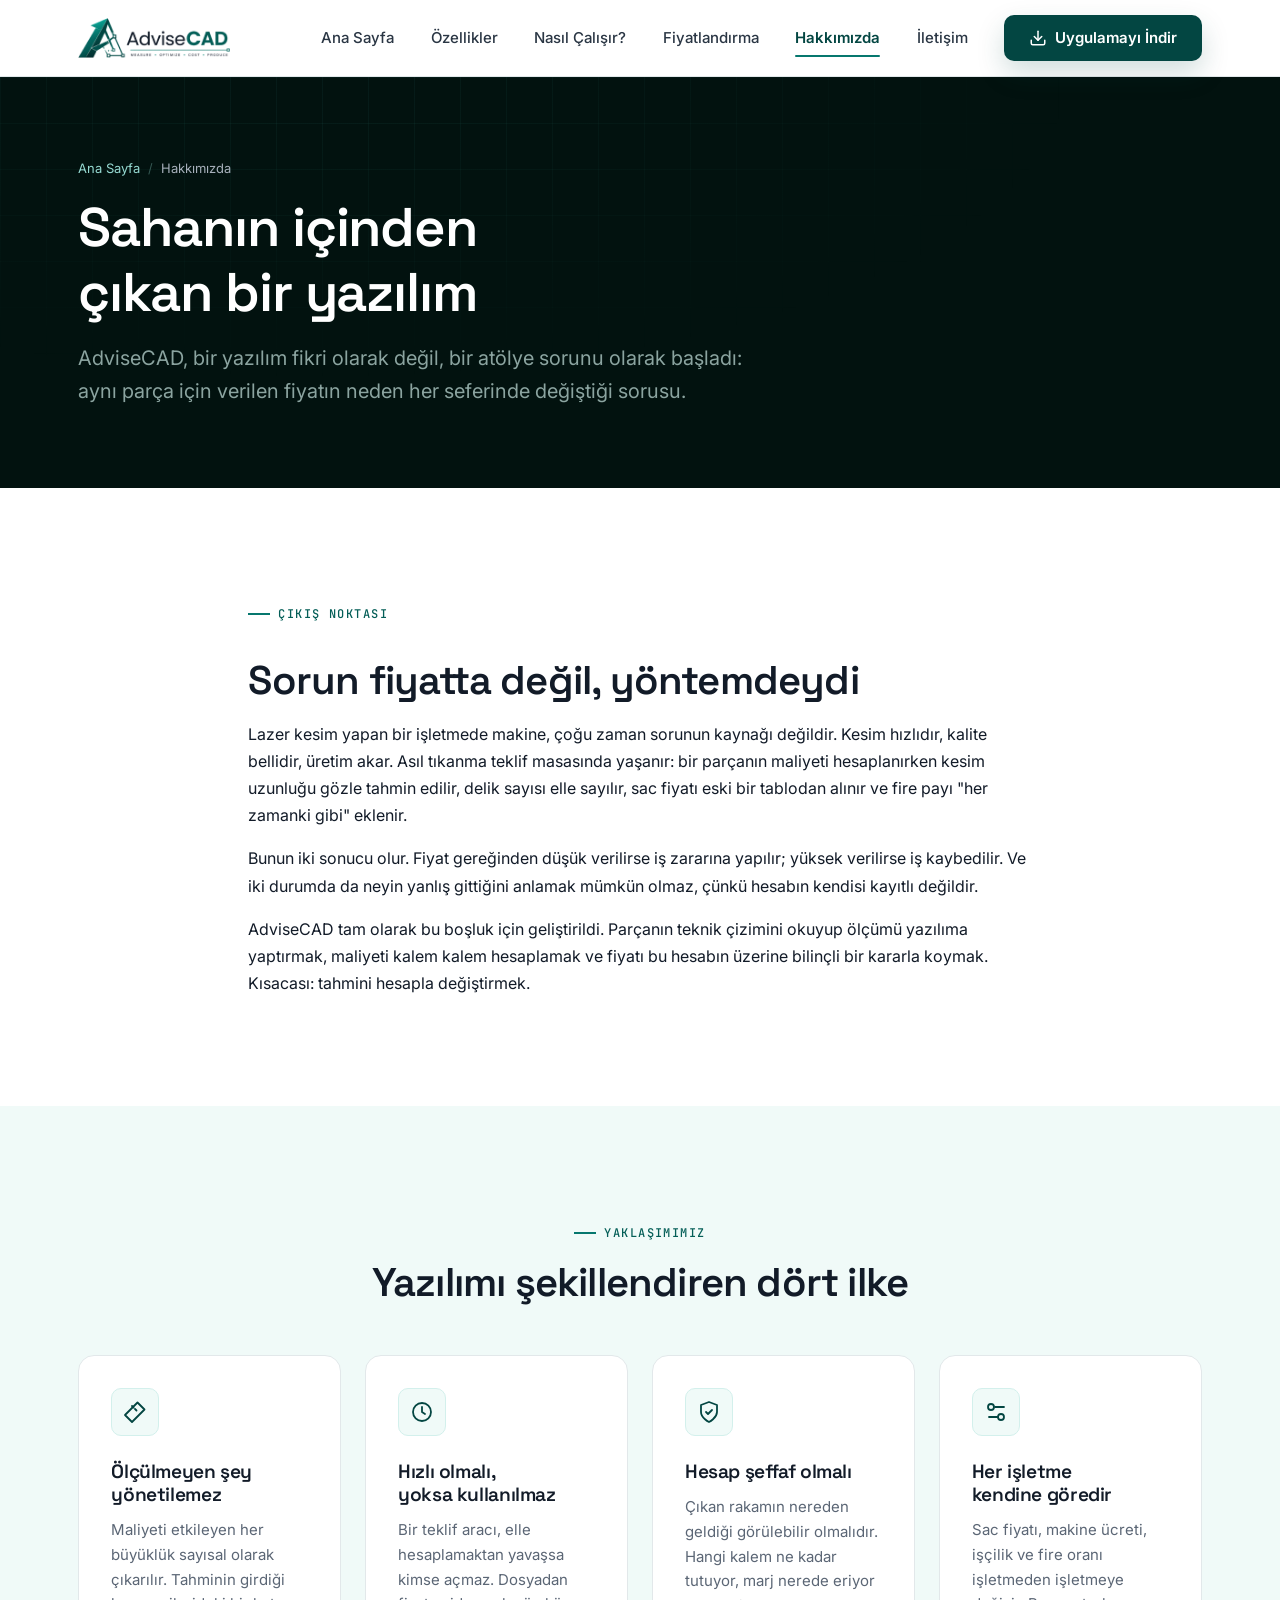
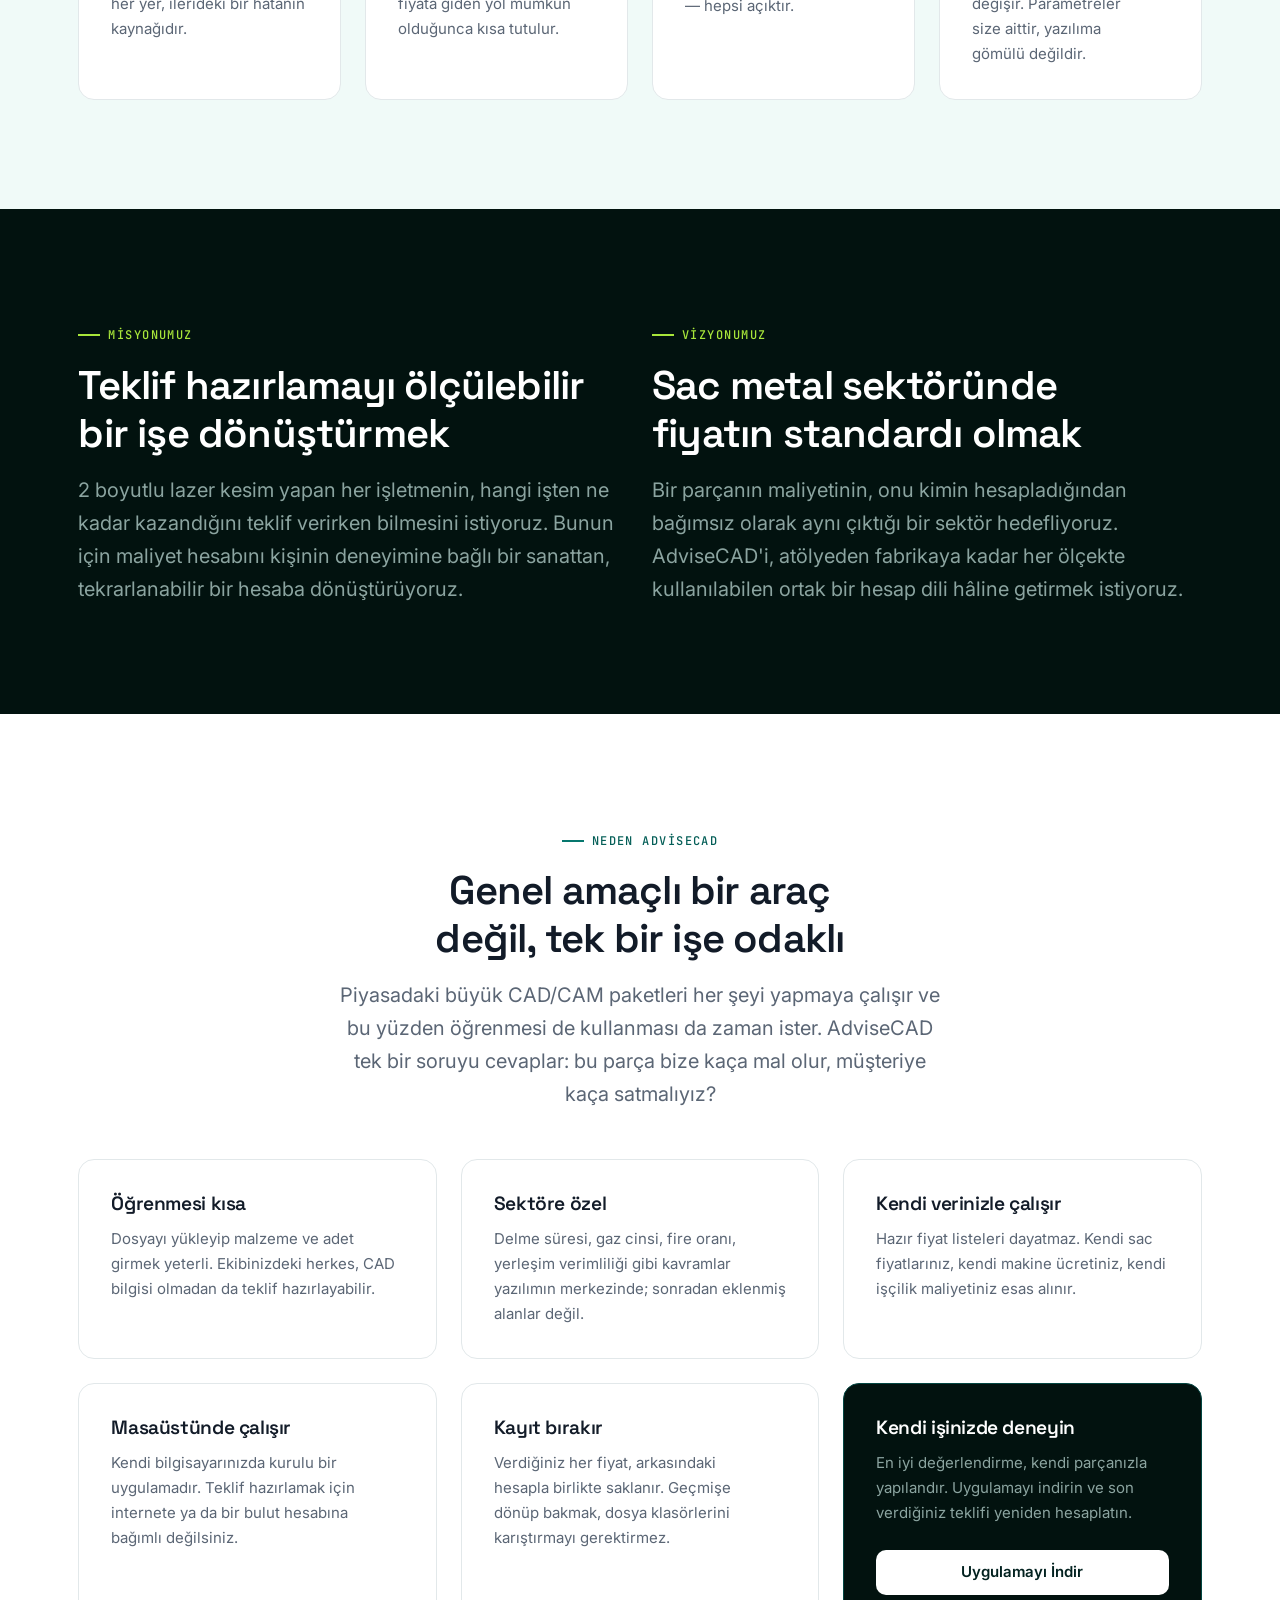
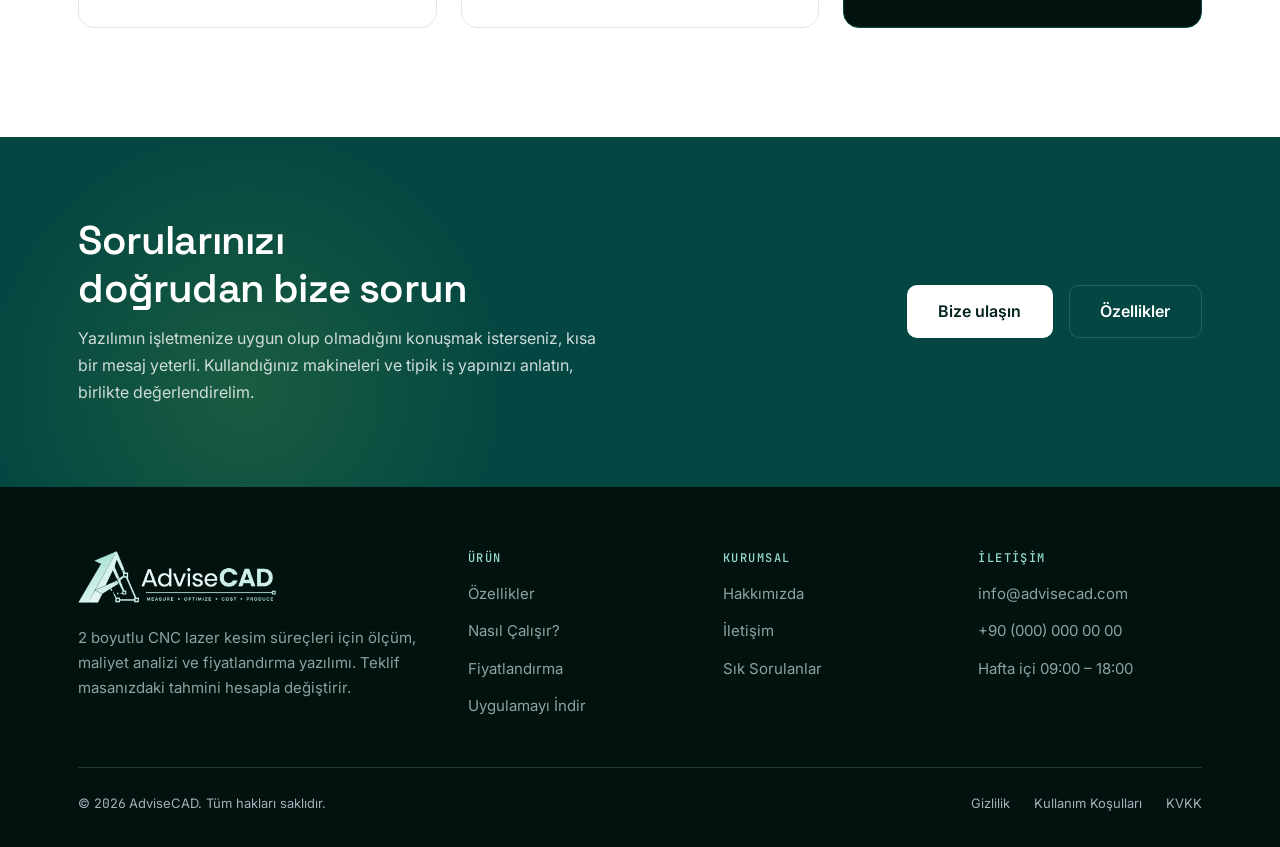
<file: web/hakkimizda.html>
<!DOCTYPE html>
<html lang="tr">
<head>
<meta charset="utf-8">
<meta name="viewport" content="width=device-width, initial-scale=1">
<title>Hakkımızda — AdviseCAD</title>
<meta name="description" content="AdviseCAD, lazer kesim atölyelerinin teklif hazırlama sürecini ölçülebilir hâle getirmek için geliştirilmiş bir yazılımdır. Markanın yaklaşımı ve değerleri.">
<link rel="canonical" href="https://www.advisecad.com/hakkimizda.html">
<meta name="theme-color" content="#034642">

<meta property="og:type" content="website">
<meta property="og:site_name" content="AdviseCAD">
<meta property="og:locale" content="tr_TR">
<meta property="og:title" content="Hakkımızda — AdviseCAD">
<meta property="og:description" content="Üretim sahasının içinden çıkmış, teklif masasının gerçek sorununu çözmek için tasarlanmış bir yazılım.">
<meta property="og:url" content="https://www.advisecad.com/hakkimizda.html">

<link rel="icon" href="assets/favicon.svg" type="image/svg+xml">
<link rel="preconnect" href="https://fonts.googleapis.com">
<link rel="preconnect" href="https://fonts.gstatic.com" crossorigin>
<link href="https://fonts.googleapis.com/css2?family=Inter:wght@400;500;600&family=JetBrains+Mono:wght@400;500;600&family=Space+Grotesk:wght@500;600;700&display=swap" rel="stylesheet">

<link rel="stylesheet" href="css/tokens.css">
<link rel="stylesheet" href="css/base.css">
<link rel="stylesheet" href="css/layout.css">
<link rel="stylesheet" href="css/components.css">
<link rel="stylesheet" href="css/pages.css">
<link rel="stylesheet" href="css/blocks.css">
</head>
<body>

<a class="skip-link" href="#main" data-i18n="common.skipToContent">İçeriğe atla</a>

<header class="header">
  <div class="container header__inner">

    <a class="logo" href="index.html">
      <img class="logo__img" src="assets/logo.png" alt="AdviseCAD" width="668" height="176">
    </a>

    <input type="checkbox" id="nav-toggle" class="nav-toggle" aria-label="Menüyü aç veya kapat">
    <span class="nav-toggle__button" aria-hidden="true"><span class="nav-toggle__bars"></span></span>

    <nav class="nav" aria-label="Ana menü">
      <div class="nav__inner">
        <ul class="nav__list">
          <li><a class="nav__link" href="index.html" data-i18n="nav.home">Ana Sayfa</a></li>
          <li><a class="nav__link" href="ozellikler.html" data-i18n="nav.features">Özellikler</a></li>
          <li><a class="nav__link" href="nasil-calisir.html" data-i18n="nav.how">Nasıl Çalışır?</a></li>
          <li><a class="nav__link" href="fiyatlandirma.html" data-i18n="nav.pricing">Fiyatlandırma</a></li>
          <li><a class="nav__link" href="hakkimizda.html" aria-current="page" data-i18n="nav.about">Hakkımızda</a></li>
          <li><a class="nav__link" href="iletisim.html" data-i18n="nav.contact">İletişim</a></li>
        </ul>
      </div>
    </nav>

    <div class="header__actions">
      <div class="header__actions-inner">
        <a class="btn btn--primary" href="indir.html">
          <svg class="btn__icon" viewBox="0 0 24 24" fill="none" stroke="currentColor" stroke-width="2" stroke-linecap="round" stroke-linejoin="round" aria-hidden="true"><path d="M21 15v4a2 2 0 0 1-2 2H5a2 2 0 0 1-2-2v-4"/><polyline points="7 10 12 15 17 10"/><line x1="12" y1="15" x2="12" y2="3"/></svg>
          <span data-i18n="common.downloadApp">Uygulamayı İndir</span>
        </a>
      </div>
    </div>

  </div>
</header>

<main id="main">

  <!-- ==================== SAYFA BAŞLIĞI ==================== -->
  <section class="page-head">
    <div class="container">
      <div class="page-head__inner">
        <nav aria-label="Sayfa yolu">
          <ol class="breadcrumb">
            <li><a href="index.html" data-i18n="nav.home">Ana Sayfa</a></li>
            <li data-i18n="nav.about">Hakkımızda</li>
          </ol>
        </nav>
        <h1 data-i18n="aboutPage.title">Sahanın içinden çıkan bir yazılım</h1>
        <p class="lead" data-i18n="aboutPage.lead">
          AdviseCAD, bir yazılım fikri olarak değil, bir atölye sorunu olarak başladı:
          aynı parça için verilen fiyatın neden her seferinde değiştiği sorusu.
        </p>
      </div>
    </div>
  </section>

  <!-- ==================== HİKAYE ==================== -->
  <section class="section">
    <div class="container container--narrow">
      <div class="stack">
        <span class="eyebrow" data-i18n="aboutPage.story.eyebrow">Çıkış noktası</span>
        <h2 data-i18n="aboutPage.story.title">Sorun fiyatta değil, yöntemdeydi</h2>
        <p data-i18n="aboutPage.story.p1">
          Lazer kesim yapan bir işletmede makine, çoğu zaman sorunun kaynağı değildir.
          Kesim hızlıdır, kalite bellidir, üretim akar. Asıl tıkanma teklif masasında
          yaşanır: bir parçanın maliyeti hesaplanırken kesim uzunluğu gözle tahmin edilir,
          delik sayısı elle sayılır, sac fiyatı eski bir tablodan alınır ve fire payı
          "her zamanki gibi" eklenir.
        </p>
        <p data-i18n="aboutPage.story.p2">
          Bunun iki sonucu olur. Fiyat gereğinden düşük verilirse iş zararına yapılır;
          yüksek verilirse iş kaybedilir. Ve iki durumda da neyin yanlış gittiğini
          anlamak mümkün olmaz, çünkü hesabın kendisi kayıtlı değildir.
        </p>
        <p data-i18n="aboutPage.story.p3">
          AdviseCAD tam olarak bu boşluk için geliştirildi. Parçanın teknik çizimini
          okuyup ölçümü yazılıma yaptırmak, maliyeti kalem kalem hesaplamak ve fiyatı
          bu hesabın üzerine bilinçli bir kararla koymak. Kısacası: tahmini hesapla
          değiştirmek.
        </p>
      </div>
    </div>
  </section>

  <!-- ==================== YAKLAŞIM ==================== -->
  <section class="section section--soft">
    <div class="container">
      <div class="section-head section-head--center">
        <span class="eyebrow" data-i18n="aboutPage.values.eyebrow">Yaklaşımımız</span>
        <h2 data-i18n="aboutPage.values.title">Yazılımı şekillendiren dört ilke</h2>
      </div>

      <div class="grid grid--4 reveal-stagger">
        <article class="card">
          <div class="card__icon">
            <svg viewBox="0 0 24 24" fill="none" stroke="currentColor" stroke-width="1.8" stroke-linecap="round" stroke-linejoin="round" aria-hidden="true"><path d="m14.5 2.5 7 7L9 22l-7-7Z"/><path d="m9 6 1.5 1.5M12 9l1.5 1.5"/></svg>
          </div>
          <h3 class="card__title" data-i18n="aboutPage.values.v1t">Ölçülmeyen şey yönetilemez</h3>
          <p class="card__text" data-i18n="aboutPage.values.v1d">
            Maliyeti etkileyen her büyüklük sayısal olarak çıkarılır. Tahminin girdiği
            her yer, ilerideki bir hatanın kaynağıdır.
          </p>
        </article>

        <article class="card">
          <div class="card__icon">
            <svg viewBox="0 0 24 24" fill="none" stroke="currentColor" stroke-width="1.8" stroke-linecap="round" stroke-linejoin="round" aria-hidden="true"><circle cx="12" cy="12" r="9"/><path d="M12 7v5l3 2"/></svg>
          </div>
          <h3 class="card__title" data-i18n="aboutPage.values.v2t">Hızlı olmalı, yoksa kullanılmaz</h3>
          <p class="card__text" data-i18n="aboutPage.values.v2d">
            Bir teklif aracı, elle hesaplamaktan yavaşsa kimse açmaz. Dosyadan fiyata
            giden yol mümkün olduğunca kısa tutulur.
          </p>
        </article>

        <article class="card">
          <div class="card__icon">
            <svg viewBox="0 0 24 24" fill="none" stroke="currentColor" stroke-width="1.8" stroke-linecap="round" stroke-linejoin="round" aria-hidden="true"><path d="M12 22s8-4 8-10V5l-8-3-8 3v7c0 6 8 10 8 10Z"/><polyline points="9 12 11 14 15 10"/></svg>
          </div>
          <h3 class="card__title" data-i18n="aboutPage.values.v3t">Hesap şeffaf olmalı</h3>
          <p class="card__text" data-i18n="aboutPage.values.v3d">
            Çıkan rakamın nereden geldiği görülebilir olmalıdır. Hangi kalem ne kadar
            tutuyor, marj nerede eriyor — hepsi açıktır.
          </p>
        </article>

        <article class="card">
          <div class="card__icon">
            <svg viewBox="0 0 24 24" fill="none" stroke="currentColor" stroke-width="1.8" stroke-linecap="round" stroke-linejoin="round" aria-hidden="true"><path d="M20 7h-9M14 17H5"/><circle cx="17" cy="17" r="3"/><circle cx="7" cy="7" r="3"/></svg>
          </div>
          <h3 class="card__title" data-i18n="aboutPage.values.v4t">Her işletme kendine göredir</h3>
          <p class="card__text" data-i18n="aboutPage.values.v4d">
            Sac fiyatı, makine ücreti, işçilik ve fire oranı işletmeden işletmeye değişir.
            Parametreler size aittir, yazılıma gömülü değildir.
          </p>
        </article>
      </div>
    </div>
  </section>

  <!-- ==================== MİSYON / VİZYON ==================== -->
  <section class="section section--dark">
    <div class="container">
      <div class="grid grid--2">
        <div>
          <span class="eyebrow" data-i18n="aboutPage.mission.eyebrow">Misyonumuz</span>
          <h2 data-i18n="aboutPage.mission.title">Teklif hazırlamayı ölçülebilir bir işe dönüştürmek</h2>
          <p class="lead" data-i18n="aboutPage.mission.text">
            2 boyutlu lazer kesim yapan her işletmenin, hangi işten ne kadar kazandığını
            teklif verirken bilmesini istiyoruz. Bunun için maliyet hesabını kişinin
            deneyimine bağlı bir sanattan, tekrarlanabilir bir hesaba dönüştürüyoruz.
          </p>
        </div>
        <div>
          <span class="eyebrow" data-i18n="aboutPage.vision.eyebrow">Vizyonumuz</span>
          <h2 data-i18n="aboutPage.vision.title">Sac metal sektöründe fiyatın standardı olmak</h2>
          <p class="lead" data-i18n="aboutPage.vision.text">
            Bir parçanın maliyetinin, onu kimin hesapladığından bağımsız olarak aynı
            çıktığı bir sektör hedefliyoruz. AdviseCAD'i, atölyeden fabrikaya kadar her
            ölçekte kullanılabilen ortak bir hesap dili hâline getirmek istiyoruz.
          </p>
        </div>
      </div>
    </div>
  </section>

  <!-- ==================== NEDEN ADVISECAD ==================== -->
  <section class="section">
    <div class="container">
      <div class="section-head section-head--center">
        <span class="eyebrow" data-i18n="aboutPage.why.eyebrow">Neden AdviseCAD</span>
        <h2 data-i18n="aboutPage.why.title">Genel amaçlı bir araç değil, tek bir işe odaklı</h2>
        <p class="lead" data-i18n="aboutPage.why.lead">
          Piyasadaki büyük CAD/CAM paketleri her şeyi yapmaya çalışır ve bu yüzden
          öğrenmesi de kullanması da zaman ister. AdviseCAD tek bir soruyu cevaplar:
          bu parça bize kaça mal olur, müşteriye kaça satmalıyız?
        </p>
      </div>

      <div class="grid grid--3 reveal-stagger">
        <article class="card">
          <h3 class="card__title" data-i18n="aboutPage.why.w1t">Öğrenmesi kısa</h3>
          <p class="card__text" data-i18n="aboutPage.why.w1d">
            Dosyayı yükleyip malzeme ve adet girmek yeterli. Ekibinizdeki herkes, CAD
            bilgisi olmadan da teklif hazırlayabilir.
          </p>
        </article>
        <article class="card">
          <h3 class="card__title" data-i18n="aboutPage.why.w2t">Sektöre özel</h3>
          <p class="card__text" data-i18n="aboutPage.why.w2d">
            Delme süresi, gaz cinsi, fire oranı, yerleşim verimliliği gibi kavramlar
            yazılımın merkezinde; sonradan eklenmiş alanlar değil.
          </p>
        </article>
        <article class="card">
          <h3 class="card__title" data-i18n="aboutPage.why.w3t">Kendi verinizle çalışır</h3>
          <p class="card__text" data-i18n="aboutPage.why.w3d">
            Hazır fiyat listeleri dayatmaz. Kendi sac fiyatlarınız, kendi makine
            ücretiniz, kendi işçilik maliyetiniz esas alınır.
          </p>
        </article>
        <article class="card">
          <h3 class="card__title" data-i18n="aboutPage.why.w4t">Masaüstünde çalışır</h3>
          <p class="card__text" data-i18n="aboutPage.why.w4d">
            Kendi bilgisayarınızda kurulu bir uygulamadır. Teklif hazırlamak için
            internete ya da bir bulut hesabına bağımlı değilsiniz.
          </p>
        </article>
        <article class="card">
          <h3 class="card__title" data-i18n="aboutPage.why.w5t">Kayıt bırakır</h3>
          <p class="card__text" data-i18n="aboutPage.why.w5d">
            Verdiğiniz her fiyat, arkasındaki hesapla birlikte saklanır. Geçmişe dönüp
            bakmak, dosya klasörlerini karıştırmayı gerektirmez.
          </p>
        </article>
        <article class="card card--dark" style="background:var(--green-950);border-color:var(--green-700);">
          <h3 class="card__title" data-i18n="aboutPage.why.ctaTitle">Kendi işinizde deneyin</h3>
          <p class="card__text" data-i18n="aboutPage.why.ctaText">
            En iyi değerlendirme, kendi parçanızla yapılandır. Uygulamayı indirin ve
            son verdiğiniz teklifi yeniden hesaplatın.
          </p>
          <div class="card__footer">
            <a class="btn btn--light btn--block" href="indir.html" data-i18n="common.downloadApp">Uygulamayı İndir</a>
          </div>
        </article>
      </div>
    </div>
  </section>

  <!-- ==================== KAPANIŞ ÇAĞRISI ==================== -->
  <section class="cta-band">
    <div class="container cta-band__inner">
      <div>
        <h2 data-i18n="aboutPage.ctaTitle">Sorularınızı doğrudan bize sorun</h2>
        <p data-i18n="aboutPage.ctaText">
          Yazılımın işletmenize uygun olup olmadığını konuşmak isterseniz, kısa bir
          mesaj yeterli. Kullandığınız makineleri ve tipik iş yapınızı anlatın,
          birlikte değerlendirelim.
        </p>
      </div>
      <div class="cta-band__actions">
        <a class="btn btn--light btn--lg" href="iletisim.html" data-i18n="common.contactUs">Bize ulaşın</a>
        <a class="btn btn--ghost-light btn--lg" href="ozellikler.html" data-i18n="nav.features">Özellikler</a>
      </div>
    </div>
  </section>

</main>

<footer class="footer">
  <div class="container">
    <div class="footer__grid">

      <div class="footer__brand">
        <a class="logo logo--footer" href="index.html">
          <img class="logo__img" src="assets/logo-light.png" alt="AdviseCAD" width="668" height="176">
        </a>
        <p data-i18n="footer.about">
          2 boyutlu CNC lazer kesim süreçleri için ölçüm, maliyet analizi ve
          fiyatlandırma yazılımı. Teklif masanızdaki tahmini hesapla değiştirir.
        </p>
      </div>

      <div>
        <h2 class="footer__title" data-i18n="footer.product">Ürün</h2>
        <ul class="footer__links">
          <li><a href="ozellikler.html" data-i18n="nav.features">Özellikler</a></li>
          <li><a href="nasil-calisir.html" data-i18n="nav.how">Nasıl Çalışır?</a></li>
          <li><a href="fiyatlandirma.html" data-i18n="nav.pricing">Fiyatlandırma</a></li>
          <li><a href="indir.html" data-i18n="common.downloadApp">Uygulamayı İndir</a></li>
        </ul>
      </div>

      <div>
        <h2 class="footer__title" data-i18n="footer.company">Kurumsal</h2>
        <ul class="footer__links">
          <li><a href="hakkimizda.html" data-i18n="nav.about">Hakkımızda</a></li>
          <li><a href="iletisim.html" data-i18n="nav.contact">İletişim</a></li>
          <li><a href="fiyatlandirma.html#sss" data-i18n="footer.faq">Sık Sorulanlar</a></li>
        </ul>
      </div>

      <div>
        <h2 class="footer__title" data-i18n="footer.contact">İletişim</h2>
        <ul class="footer__links">
          <li><a href="mailto:info@advisecad.com">info@advisecad.com</a></li>
          <li><a href="tel:+900000000000">+90 (000) 000 00 00</a></li>
          <li><span data-i18n="footer.hours">Hafta içi 09:00 – 18:00</span></li>
        </ul>
      </div>

    </div>

    <div class="footer__bottom">
      <p>© <span class="num">2026</span> AdviseCAD. <span data-i18n="footer.rights">Tüm hakları saklıdır.</span></p>
      <ul class="footer__legal">
        <li><a href="iletisim.html" data-i18n="footer.privacy">Gizlilik</a></li>
        <li><a href="iletisim.html" data-i18n="footer.terms">Kullanım Koşulları</a></li>
        <li><a href="iletisim.html" data-i18n="footer.kvkk">KVKK</a></li>
      </ul>
    </div>
  </div>
</footer>

</body>
</html>
</file>
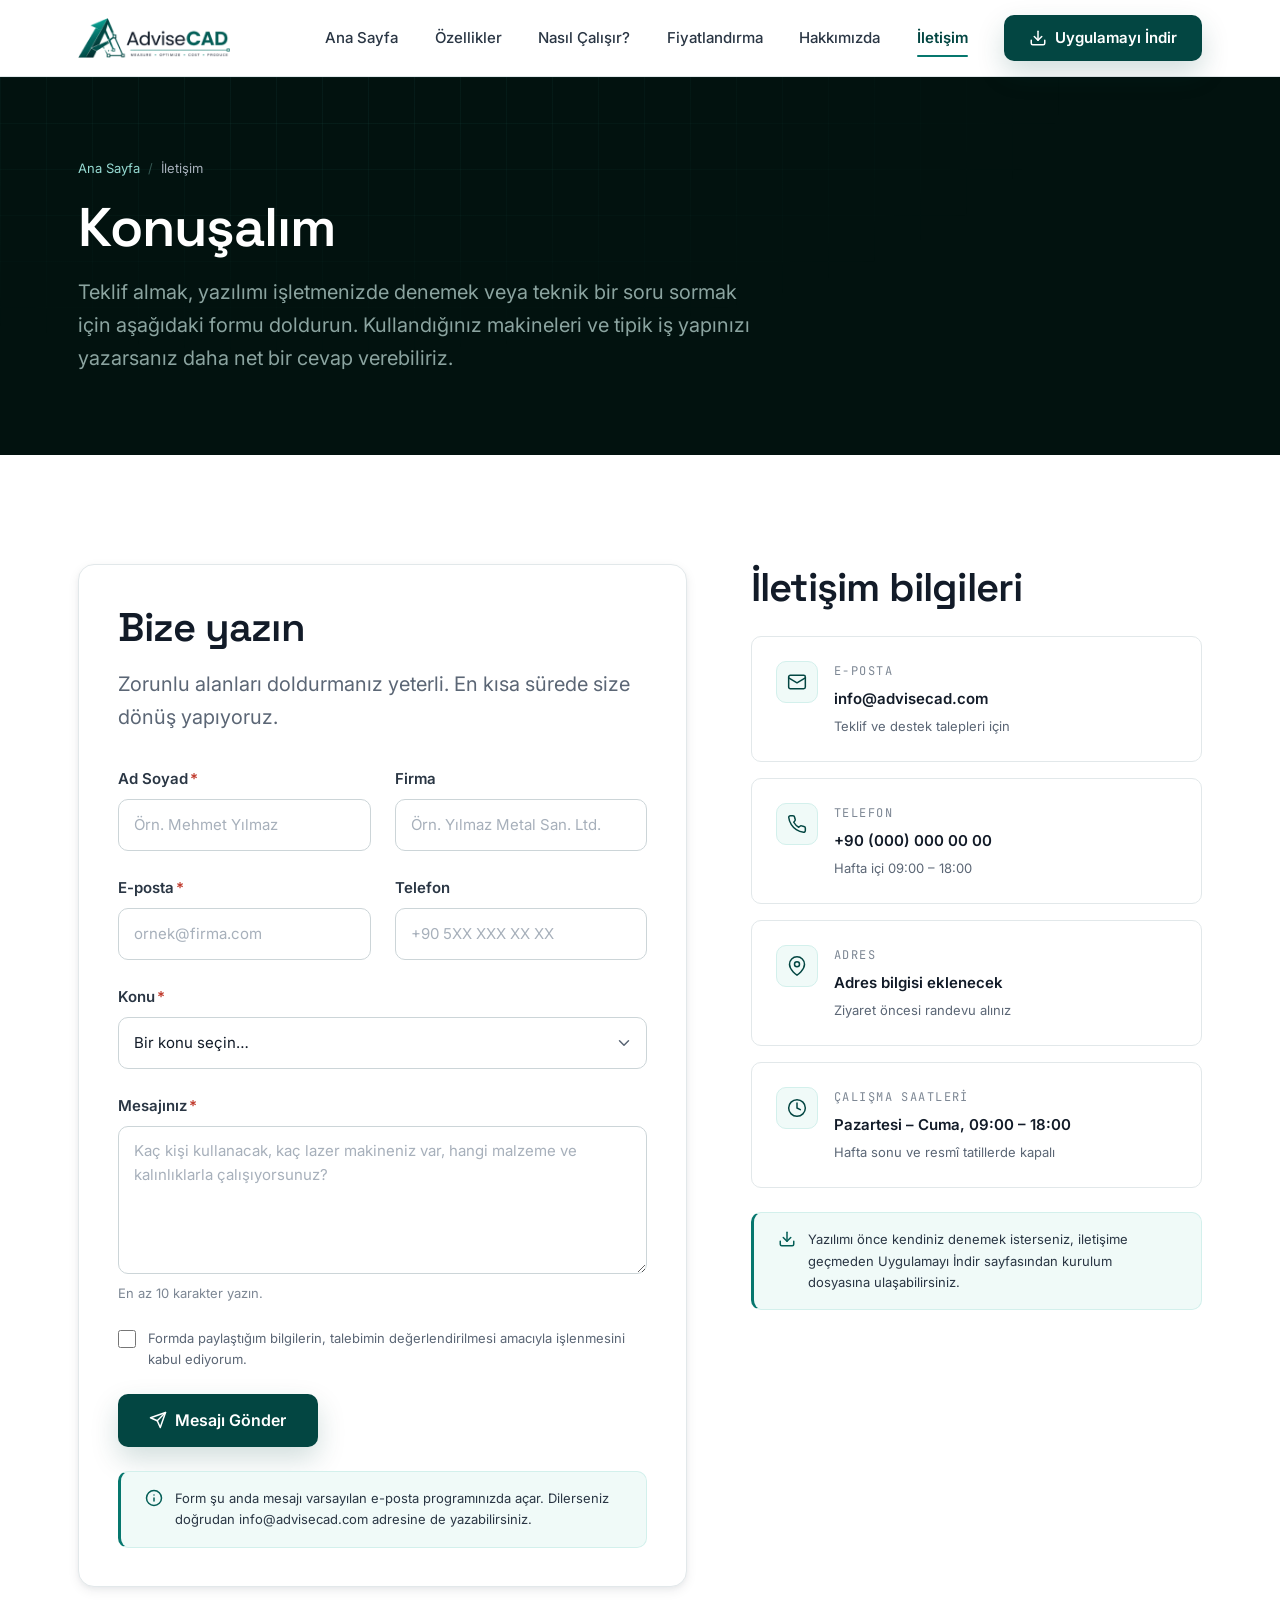
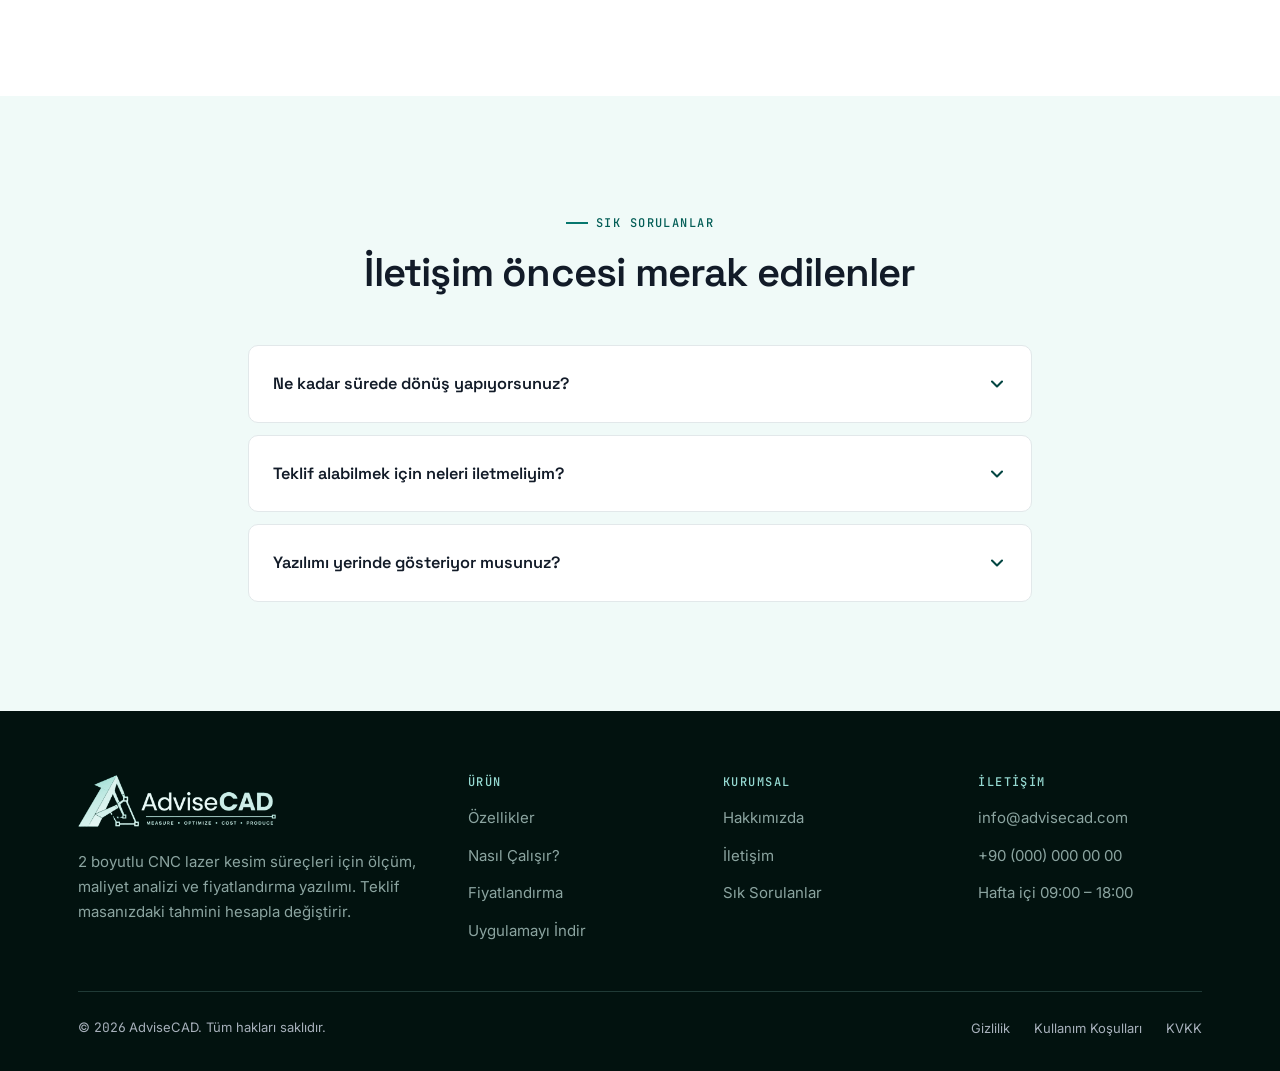
<file: web/iletisim.html>
<!DOCTYPE html>
<html lang="tr">
<head>
<meta charset="utf-8">
<meta name="viewport" content="width=device-width, initial-scale=1">
<title>İletişim — Teklif ve Destek | AdviseCAD</title>
<meta name="description" content="AdviseCAD ile iletişime geçin. Teklif talebi, demo isteği ve teknik destek için formu doldurun veya doğrudan yazın.">
<link rel="canonical" href="https://www.advisecad.com/iletisim.html">
<meta name="theme-color" content="#034642">

<meta property="og:type" content="website">
<meta property="og:site_name" content="AdviseCAD">
<meta property="og:locale" content="tr_TR">
<meta property="og:title" content="İletişim — Teklif ve Destek | AdviseCAD">
<meta property="og:description" content="Teklif talebi, demo isteği ve teknik destek için bize ulaşın.">
<meta property="og:url" content="https://www.advisecad.com/iletisim.html">

<link rel="icon" href="assets/favicon.svg" type="image/svg+xml">
<link rel="preconnect" href="https://fonts.googleapis.com">
<link rel="preconnect" href="https://fonts.gstatic.com" crossorigin>
<link href="https://fonts.googleapis.com/css2?family=Inter:wght@400;500;600&family=JetBrains+Mono:wght@400;500;600&family=Space+Grotesk:wght@500;600;700&display=swap" rel="stylesheet">

<link rel="stylesheet" href="css/tokens.css">
<link rel="stylesheet" href="css/base.css">
<link rel="stylesheet" href="css/layout.css">
<link rel="stylesheet" href="css/components.css">
<link rel="stylesheet" href="css/pages.css">
<link rel="stylesheet" href="css/blocks.css">
</head>
<body>

<a class="skip-link" href="#main" data-i18n="common.skipToContent">İçeriğe atla</a>

<header class="header">
  <div class="container header__inner">

    <a class="logo" href="index.html">
      <img class="logo__img" src="assets/logo.png" alt="AdviseCAD" width="668" height="176">
    </a>

    <input type="checkbox" id="nav-toggle" class="nav-toggle" aria-label="Menüyü aç veya kapat">
    <span class="nav-toggle__button" aria-hidden="true"><span class="nav-toggle__bars"></span></span>

    <nav class="nav" aria-label="Ana menü">
      <div class="nav__inner">
        <ul class="nav__list">
          <li><a class="nav__link" href="index.html" data-i18n="nav.home">Ana Sayfa</a></li>
          <li><a class="nav__link" href="ozellikler.html" data-i18n="nav.features">Özellikler</a></li>
          <li><a class="nav__link" href="nasil-calisir.html" data-i18n="nav.how">Nasıl Çalışır?</a></li>
          <li><a class="nav__link" href="fiyatlandirma.html" data-i18n="nav.pricing">Fiyatlandırma</a></li>
          <li><a class="nav__link" href="hakkimizda.html" data-i18n="nav.about">Hakkımızda</a></li>
          <li><a class="nav__link" href="iletisim.html" aria-current="page" data-i18n="nav.contact">İletişim</a></li>
        </ul>
      </div>
    </nav>

    <div class="header__actions">
      <div class="header__actions-inner">
        <a class="btn btn--primary" href="indir.html">
          <svg class="btn__icon" viewBox="0 0 24 24" fill="none" stroke="currentColor" stroke-width="2" stroke-linecap="round" stroke-linejoin="round" aria-hidden="true"><path d="M21 15v4a2 2 0 0 1-2 2H5a2 2 0 0 1-2-2v-4"/><polyline points="7 10 12 15 17 10"/><line x1="12" y1="15" x2="12" y2="3"/></svg>
          <span data-i18n="common.downloadApp">Uygulamayı İndir</span>
        </a>
      </div>
    </div>

  </div>
</header>

<main id="main">

  <!-- ==================== SAYFA BAŞLIĞI ==================== -->
  <section class="page-head">
    <div class="container">
      <div class="page-head__inner">
        <nav aria-label="Sayfa yolu">
          <ol class="breadcrumb">
            <li><a href="index.html" data-i18n="nav.home">Ana Sayfa</a></li>
            <li data-i18n="nav.contact">İletişim</li>
          </ol>
        </nav>
        <h1 data-i18n="contactPage.title">Konuşalım</h1>
        <p class="lead" data-i18n="contactPage.lead">
          Teklif almak, yazılımı işletmenizde denemek veya teknik bir soru sormak için
          aşağıdaki formu doldurun. Kullandığınız makineleri ve tipik iş yapınızı
          yazarsanız daha net bir cevap verebiliriz.
        </p>
      </div>
    </div>
  </section>

  <!-- ==================== İLETİŞİM ==================== -->
  <section class="section">
    <div class="container">
      <div class="contact-grid">

        <!-- FORM -->
        <div class="form-panel">
          <h2 data-i18n="contactPage.formTitle">Bize yazın</h2>
          <p class="lead" style="margin-bottom:var(--sp-6);" data-i18n="contactPage.formLead">
            Zorunlu alanları doldurmanız yeterli. En kısa sürede size dönüş yapıyoruz.
          </p>

          <!--
            NOT — Şu an sitede JavaScript ve sunucu tarafı yok.
            Form gönderimi, kullanıcının varsayılan e-posta programını açan geçici bir
            "mailto" çözümüne bağlıdır. Gerçek gönderim için aşağıdaki action değerini
            kendi uç noktanızla değiştirin, örneğin:
              action="https://formspree.io/f/XXXXXXX" method="post" (enctype satırını silin)
            veya kendi sunucunuzdaki bir API adresi.
          -->
          <form class="form" action="mailto:info@advisecad.com" method="post" enctype="text/plain">

            <div class="form__row">
              <div class="field">
                <label class="field__label" for="ad">
                  <span data-i18n="contactPage.fName">Ad Soyad</span><span class="req" aria-hidden="true">*</span>
                </label>
                <input class="input" type="text" id="ad" name="Ad Soyad" required autocomplete="name" placeholder="Örn. Mehmet Yılmaz">
              </div>

              <div class="field">
                <label class="field__label" for="firma">
                  <span data-i18n="contactPage.fCompany">Firma</span>
                </label>
                <input class="input" type="text" id="firma" name="Firma" autocomplete="organization" placeholder="Örn. Yılmaz Metal San. Ltd.">
              </div>
            </div>

            <div class="form__row">
              <div class="field">
                <label class="field__label" for="eposta">
                  <span data-i18n="contactPage.fEmail">E-posta</span><span class="req" aria-hidden="true">*</span>
                </label>
                <input class="input" type="email" id="eposta" name="E-posta" required autocomplete="email" placeholder="ornek@firma.com">
              </div>

              <div class="field">
                <label class="field__label" for="telefon">
                  <span data-i18n="contactPage.fPhone">Telefon</span>
                </label>
                <input class="input" type="tel" id="telefon" name="Telefon" autocomplete="tel" placeholder="+90 5XX XXX XX XX">
              </div>
            </div>

            <div class="field">
              <label class="field__label" for="konu">
                <span data-i18n="contactPage.fSubject">Konu</span><span class="req" aria-hidden="true">*</span>
              </label>
              <select class="select" id="konu" name="Konu" required>
                <option value="" selected disabled data-i18n="contactPage.fSubjectPick">Bir konu seçin…</option>
                <option data-i18n="contactPage.fSubject1">Teklif talebi</option>
                <option data-i18n="contactPage.fSubject2">Demo / yazılımı deneme</option>
                <option data-i18n="contactPage.fSubject3">Teknik destek</option>
                <option data-i18n="contactPage.fSubject4">Bayilik ve iş birliği</option>
                <option data-i18n="contactPage.fSubject5">Diğer</option>
              </select>
            </div>

            <div class="field">
              <label class="field__label" for="mesaj">
                <span data-i18n="contactPage.fMessage">Mesajınız</span><span class="req" aria-hidden="true">*</span>
              </label>
              <textarea class="textarea" id="mesaj" name="Mesaj" required minlength="10"
                        placeholder="Kaç kişi kullanacak, kaç lazer makineniz var, hangi malzeme ve kalınlıklarla çalışıyorsunuz?"></textarea>
              <span class="field__hint" data-i18n="contactPage.fMessageHint">En az 10 karakter yazın.</span>
            </div>

            <label class="checkbox">
              <input type="checkbox" name="KVKK onayi" value="Onaylandi" required>
              <span data-i18n="contactPage.fConsent">
                Formda paylaştığım bilgilerin, talebimin değerlendirilmesi amacıyla
                işlenmesini kabul ediyorum.
              </span>
            </label>

            <div>
              <button class="btn btn--primary btn--lg" type="submit">
                <svg class="btn__icon" viewBox="0 0 24 24" fill="none" stroke="currentColor" stroke-width="2" stroke-linecap="round" stroke-linejoin="round" aria-hidden="true"><line x1="22" y1="2" x2="11" y2="13"/><polygon points="22 2 15 22 11 13 2 9 22 2"/></svg>
                <span data-i18n="contactPage.fSubmit">Mesajı Gönder</span>
              </button>
            </div>

            <p class="note">
              <svg viewBox="0 0 24 24" fill="none" stroke="currentColor" stroke-width="2" stroke-linecap="round" stroke-linejoin="round" aria-hidden="true"><circle cx="12" cy="12" r="10"/><line x1="12" y1="16" x2="12" y2="12"/><line x1="12" y1="8" x2="12.01" y2="8"/></svg>
              <span data-i18n="contactPage.fNote">
                Form şu anda mesajı varsayılan e-posta programınızda açar. Dilerseniz
                doğrudan info@advisecad.com adresine de yazabilirsiniz.
              </span>
            </p>

          </form>
        </div>

        <!-- İLETİŞİM BİLGİLERİ -->
        <div>
          <h2 style="margin-bottom:var(--sp-5);" data-i18n="contactPage.infoTitle">İletişim bilgileri</h2>

          <div class="contact-card">
            <div class="contact-card__icon">
              <svg viewBox="0 0 24 24" fill="none" stroke="currentColor" stroke-width="1.8" stroke-linecap="round" stroke-linejoin="round" aria-hidden="true"><rect x="2" y="4" width="20" height="16" rx="2"/><path d="m22 7-10 6L2 7"/></svg>
            </div>
            <div>
              <div class="contact-card__label" data-i18n="contactPage.iEmail">E-posta</div>
              <div class="contact-card__value"><a href="mailto:info@advisecad.com">info@advisecad.com</a></div>
              <div class="contact-card__note" data-i18n="contactPage.iEmailNote">Teklif ve destek talepleri için</div>
            </div>
          </div>

          <!-- YER TUTUCU: gerçek telefon numarasıyla değiştirin -->
          <div class="contact-card">
            <div class="contact-card__icon">
              <svg viewBox="0 0 24 24" fill="none" stroke="currentColor" stroke-width="1.8" stroke-linecap="round" stroke-linejoin="round" aria-hidden="true"><path d="M22 16.9v3a2 2 0 0 1-2.2 2 19.8 19.8 0 0 1-8.6-3.1 19.5 19.5 0 0 1-6-6A19.8 19.8 0 0 1 2.1 4.2 2 2 0 0 1 4.1 2h3a2 2 0 0 1 2 1.7c.1.9.4 1.8.7 2.7a2 2 0 0 1-.5 2.1L8.1 9.9a16 16 0 0 0 6 6l1.4-1.2a2 2 0 0 1 2.1-.5c.9.3 1.8.6 2.7.7a2 2 0 0 1 1.7 2Z"/></svg>
            </div>
            <div>
              <div class="contact-card__label" data-i18n="contactPage.iPhone">Telefon</div>
              <div class="contact-card__value"><a href="tel:+900000000000">+90 (000) 000 00 00</a></div>
              <div class="contact-card__note" data-i18n="contactPage.iPhoneNote">Hafta içi 09:00 – 18:00</div>
            </div>
          </div>

          <!-- YER TUTUCU: gerçek adresle değiştirin -->
          <div class="contact-card">
            <div class="contact-card__icon">
              <svg viewBox="0 0 24 24" fill="none" stroke="currentColor" stroke-width="1.8" stroke-linecap="round" stroke-linejoin="round" aria-hidden="true"><path d="M21 10c0 7-9 13-9 13S3 17 3 10a9 9 0 1 1 18 0Z"/><circle cx="12" cy="10" r="3"/></svg>
            </div>
            <div>
              <div class="contact-card__label" data-i18n="contactPage.iAddress">Adres</div>
              <div class="contact-card__value" data-i18n="contactPage.iAddressValue">Adres bilgisi eklenecek</div>
              <div class="contact-card__note" data-i18n="contactPage.iAddressNote">Ziyaret öncesi randevu alınız</div>
            </div>
          </div>

          <div class="contact-card">
            <div class="contact-card__icon">
              <svg viewBox="0 0 24 24" fill="none" stroke="currentColor" stroke-width="1.8" stroke-linecap="round" stroke-linejoin="round" aria-hidden="true"><circle cx="12" cy="12" r="10"/><polyline points="12 6 12 12 16 14"/></svg>
            </div>
            <div>
              <div class="contact-card__label" data-i18n="contactPage.iHours">Çalışma saatleri</div>
              <div class="contact-card__value" data-i18n="contactPage.iHoursValue">Pazartesi – Cuma, 09:00 – 18:00</div>
              <div class="contact-card__note" data-i18n="contactPage.iHoursNote">Hafta sonu ve resmî tatillerde kapalı</div>
            </div>
          </div>

          <div class="note" style="margin-top:var(--sp-5);">
            <svg viewBox="0 0 24 24" fill="none" stroke="currentColor" stroke-width="2" stroke-linecap="round" stroke-linejoin="round" aria-hidden="true"><path d="M21 15v4a2 2 0 0 1-2 2H5a2 2 0 0 1-2-2v-4"/><polyline points="7 10 12 15 17 10"/><line x1="12" y1="15" x2="12" y2="3"/></svg>
            <span data-i18n="contactPage.tryNote">
              Yazılımı önce kendiniz denemek isterseniz, iletişime geçmeden Uygulamayı
              İndir sayfasından kurulum dosyasına ulaşabilirsiniz.
            </span>
          </div>
        </div>

      </div>
    </div>
  </section>

  <!-- ==================== SIK SORULANLAR ==================== -->
  <section class="section section--soft">
    <div class="container container--narrow">
      <div class="section-head section-head--center">
        <span class="eyebrow" data-i18n="common.faqEyebrow">Sık sorulanlar</span>
        <h2 data-i18n="contactPage.faq.title">İletişim öncesi merak edilenler</h2>
      </div>

      <div class="accordion">
        <details class="accordion__item">
          <summary class="accordion__head" data-i18n="contactPage.faq.q1">Ne kadar sürede dönüş yapıyorsunuz?</summary>
          <div class="accordion__body">
            <p data-i18n="contactPage.faq.a1">
              Hafta içi gelen talepleri aynı gün veya ertesi iş günü içinde
              yanıtlıyoruz. Teklif taleplerinde, ihtiyacınızı netleştirmek için önce
              kısa birkaç soru sorabiliriz.
            </p>
          </div>
        </details>

        <details class="accordion__item">
          <summary class="accordion__head" data-i18n="contactPage.faq.q2">Teklif alabilmek için neleri iletmeliyim?</summary>
          <div class="accordion__body">
            <p data-i18n="contactPage.faq.a2">
              Yazılımı kaç kişinin kullanacağı, kaç lazer makinesi tanımlanacağı ve
              ağırlıklı olarak hangi malzeme ve kalınlıklarla çalıştığınız bilgisi
              yeterlidir. Bunlarla birlikte size uygun paketi ve fiyatı çıkarabiliriz.
            </p>
          </div>
        </details>

        <details class="accordion__item">
          <summary class="accordion__head" data-i18n="contactPage.faq.q3">Yazılımı yerinde gösteriyor musunuz?</summary>
          <div class="accordion__body">
            <p data-i18n="contactPage.faq.a3">
              Uzaktan bağlantıyla canlı tanıtım yapabiliyoruz. Kendi çizim
              dosyalarınızdan biriyle ilerlersek, yazılımın sizin işinizde ne çıkardığını
              doğrudan görmüş olursunuz.
            </p>
          </div>
        </details>
      </div>
    </div>
  </section>

</main>

<footer class="footer">
  <div class="container">
    <div class="footer__grid">

      <div class="footer__brand">
        <a class="logo logo--footer" href="index.html">
          <img class="logo__img" src="assets/logo-light.png" alt="AdviseCAD" width="668" height="176">
        </a>
        <p data-i18n="footer.about">
          2 boyutlu CNC lazer kesim süreçleri için ölçüm, maliyet analizi ve
          fiyatlandırma yazılımı. Teklif masanızdaki tahmini hesapla değiştirir.
        </p>
      </div>

      <div>
        <h2 class="footer__title" data-i18n="footer.product">Ürün</h2>
        <ul class="footer__links">
          <li><a href="ozellikler.html" data-i18n="nav.features">Özellikler</a></li>
          <li><a href="nasil-calisir.html" data-i18n="nav.how">Nasıl Çalışır?</a></li>
          <li><a href="fiyatlandirma.html" data-i18n="nav.pricing">Fiyatlandırma</a></li>
          <li><a href="indir.html" data-i18n="common.downloadApp">Uygulamayı İndir</a></li>
        </ul>
      </div>

      <div>
        <h2 class="footer__title" data-i18n="footer.company">Kurumsal</h2>
        <ul class="footer__links">
          <li><a href="hakkimizda.html" data-i18n="nav.about">Hakkımızda</a></li>
          <li><a href="iletisim.html" data-i18n="nav.contact">İletişim</a></li>
          <li><a href="fiyatlandirma.html#sss" data-i18n="footer.faq">Sık Sorulanlar</a></li>
        </ul>
      </div>

      <div>
        <h2 class="footer__title" data-i18n="footer.contact">İletişim</h2>
        <ul class="footer__links">
          <li><a href="mailto:info@advisecad.com">info@advisecad.com</a></li>
          <li><a href="tel:+900000000000">+90 (000) 000 00 00</a></li>
          <li><span data-i18n="footer.hours">Hafta içi 09:00 – 18:00</span></li>
        </ul>
      </div>

    </div>

    <div class="footer__bottom">
      <p>© <span class="num">2026</span> AdviseCAD. <span data-i18n="footer.rights">Tüm hakları saklıdır.</span></p>
      <ul class="footer__legal">
        <li><a href="iletisim.html" data-i18n="footer.privacy">Gizlilik</a></li>
        <li><a href="iletisim.html" data-i18n="footer.terms">Kullanım Koşulları</a></li>
        <li><a href="iletisim.html" data-i18n="footer.kvkk">KVKK</a></li>
      </ul>
    </div>
  </div>
</footer>

</body>
</html>
</file>
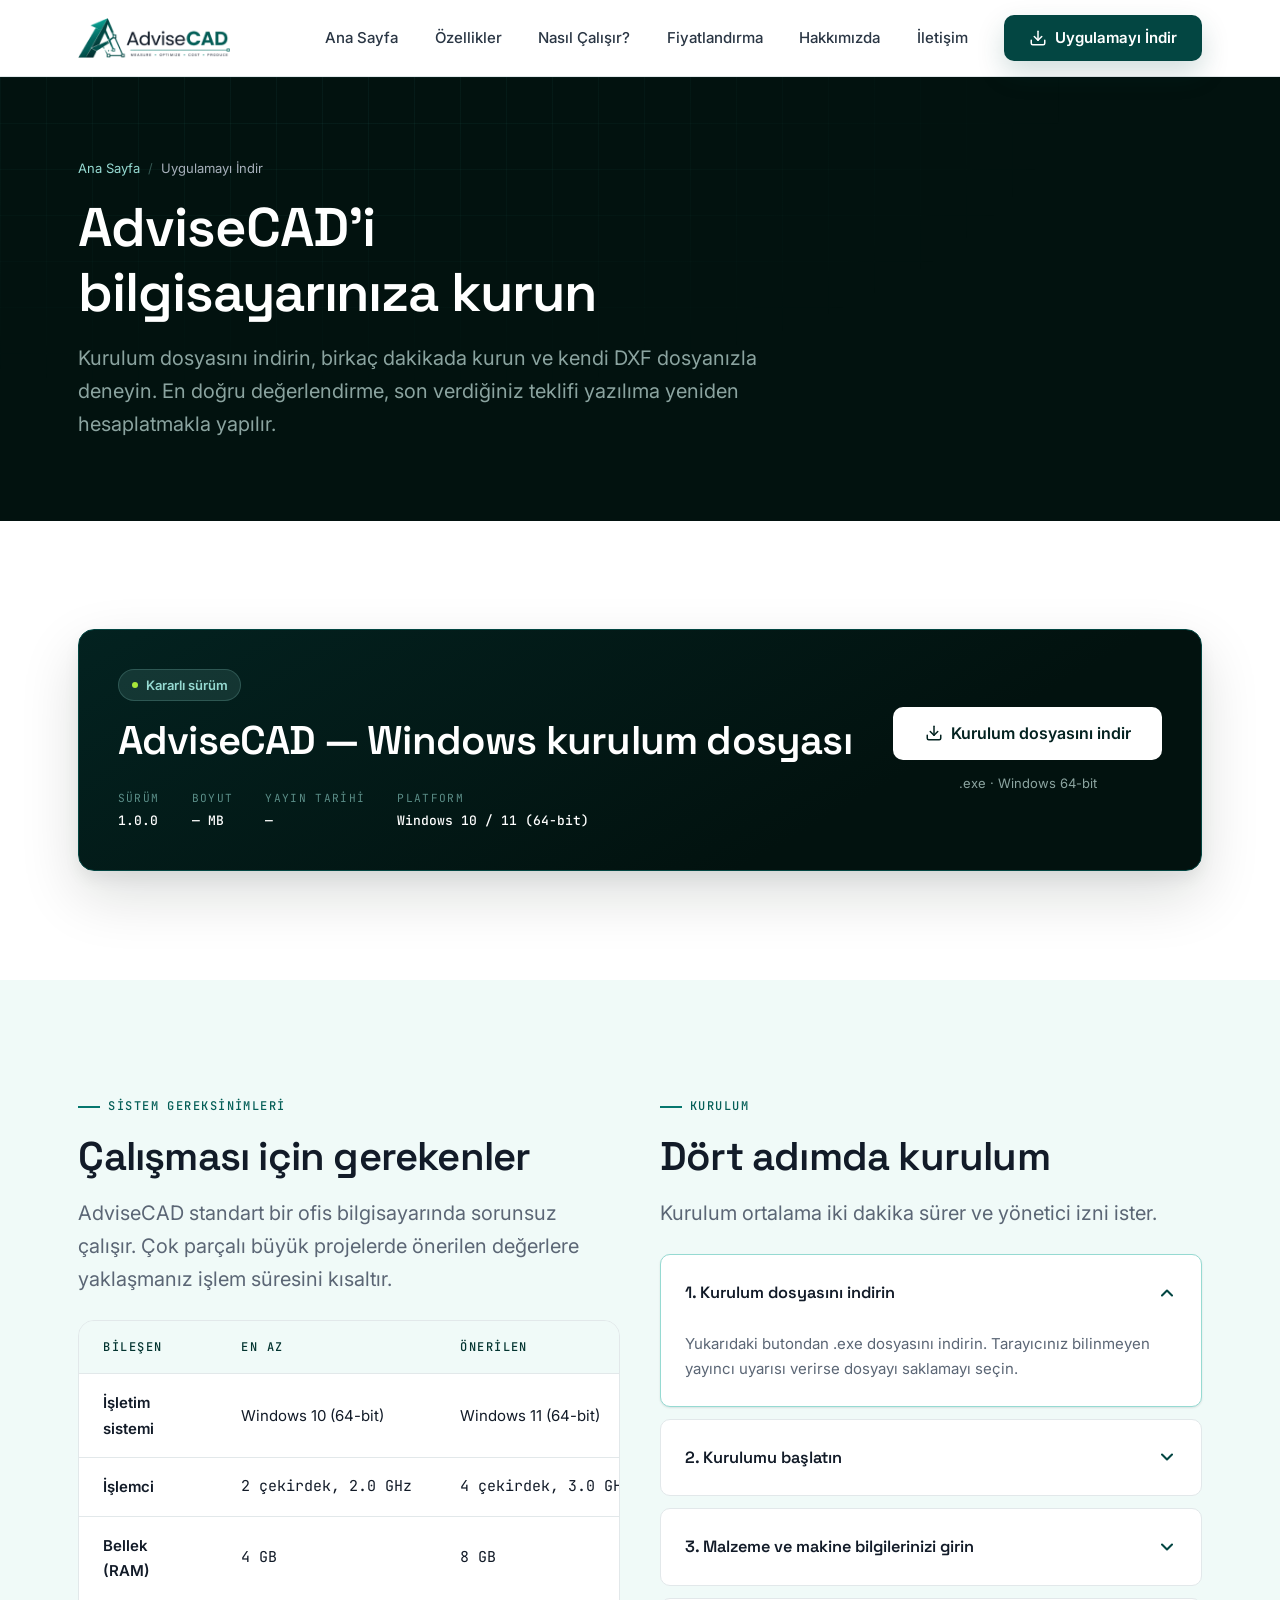
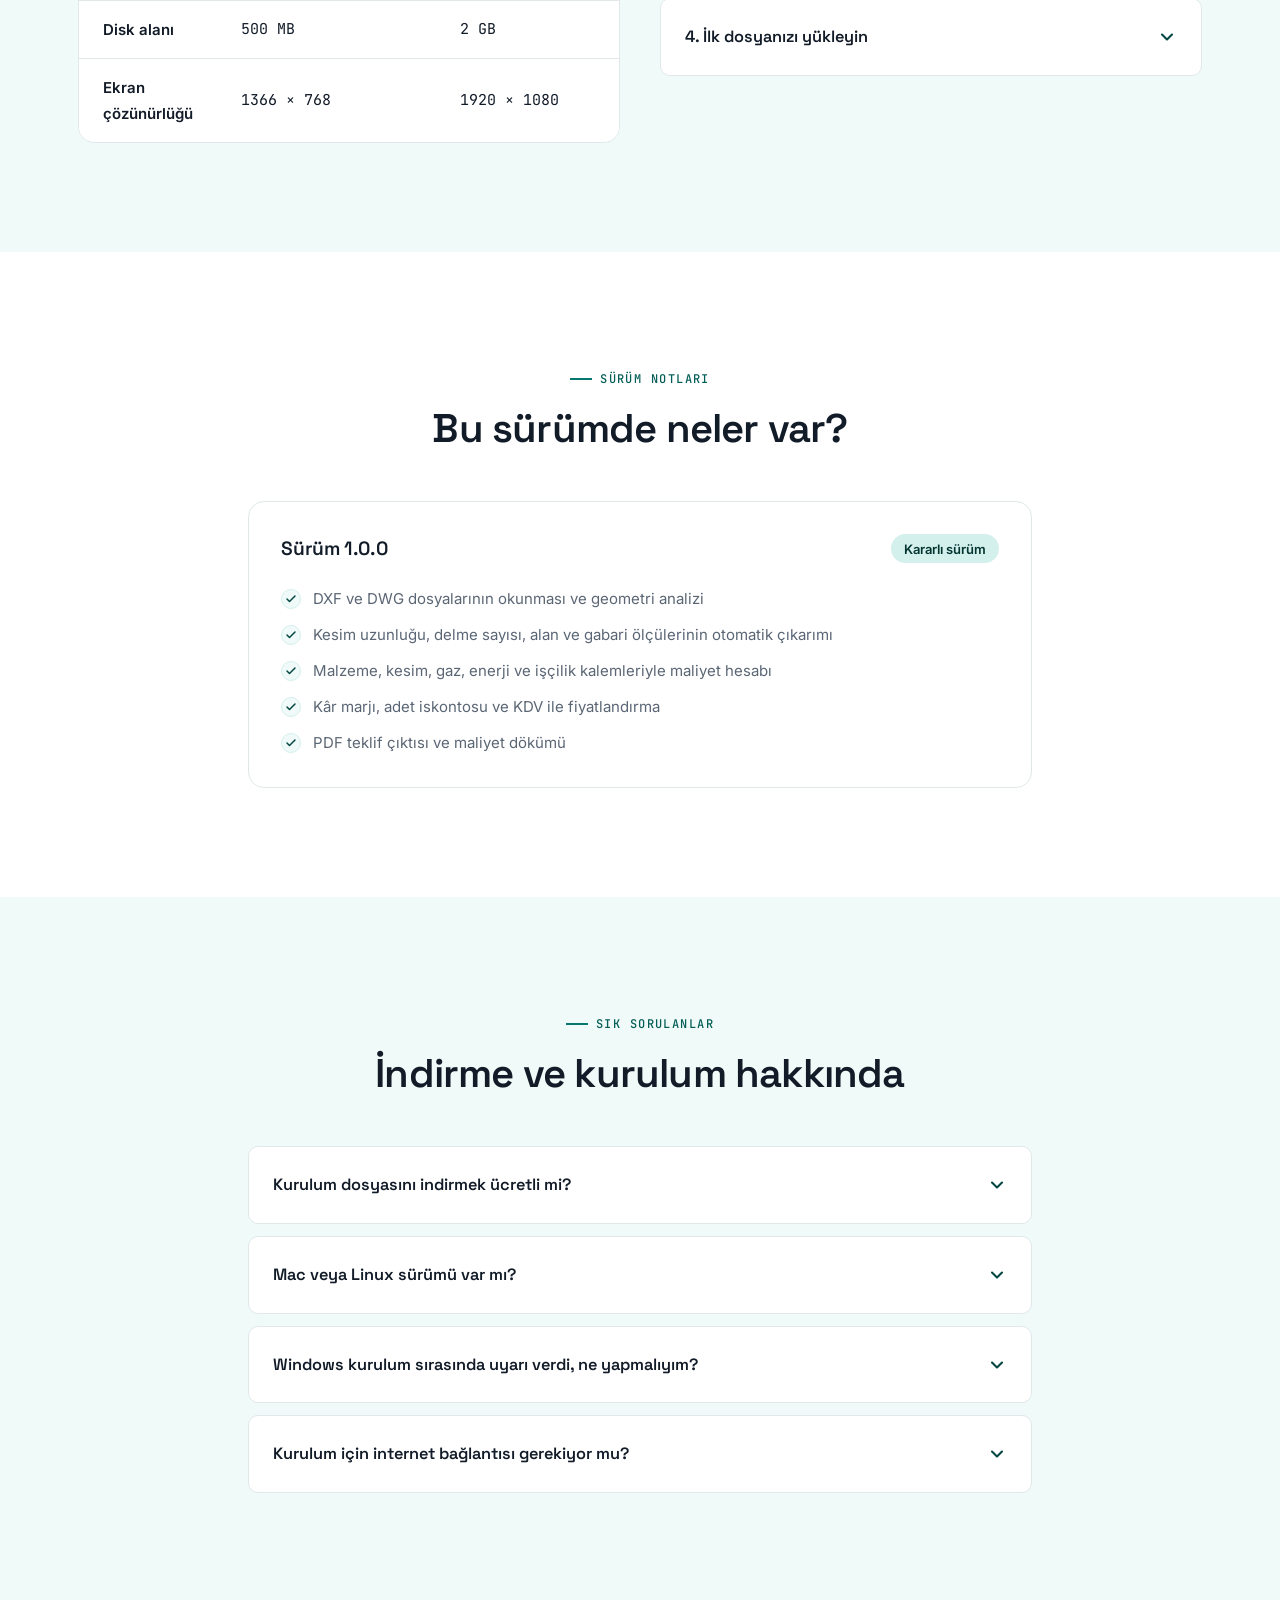
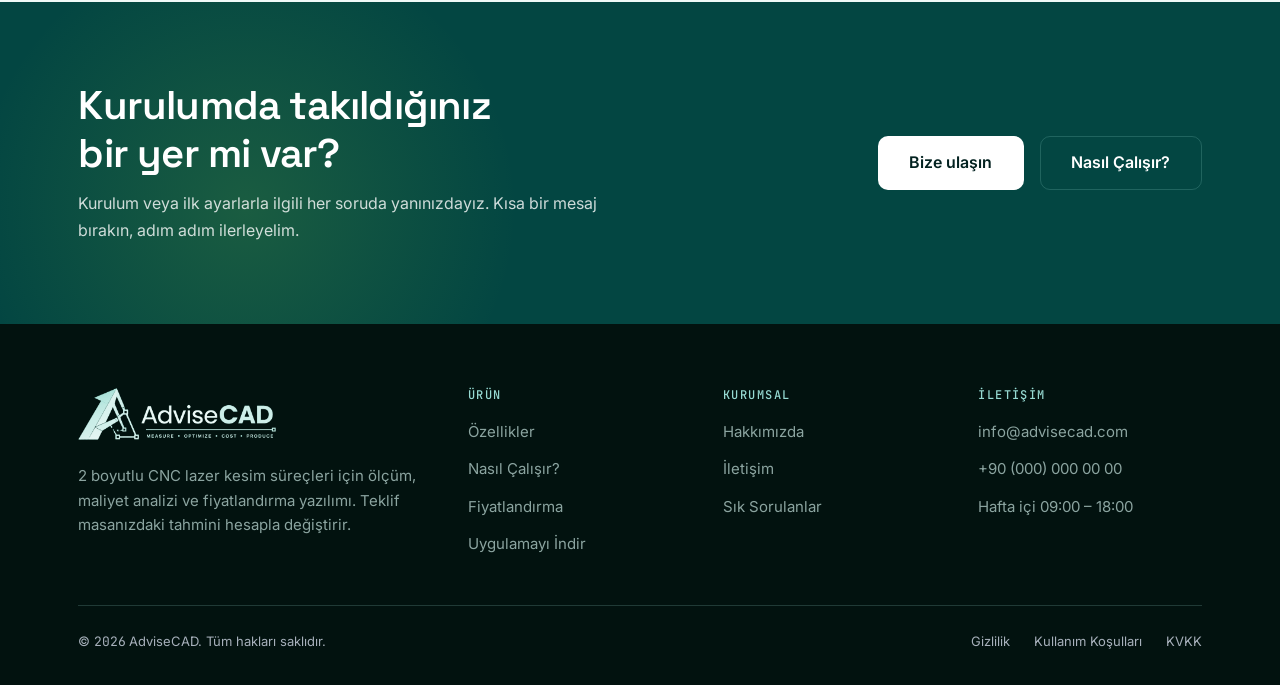
<file: web/indir.html>
<!DOCTYPE html>
<html lang="tr">
<head>
<meta charset="utf-8">
<meta name="viewport" content="width=device-width, initial-scale=1">
<title>Uygulamayı İndir — AdviseCAD</title>
<meta name="description" content="AdviseCAD kurulum dosyasını indirin. Sistem gereksinimleri, kurulum adımları ve sürüm notları.">
<link rel="canonical" href="https://www.advisecad.com/indir.html">
<meta name="theme-color" content="#034642">

<meta property="og:type" content="website">
<meta property="og:site_name" content="AdviseCAD">
<meta property="og:locale" content="tr_TR">
<meta property="og:title" content="Uygulamayı İndir — AdviseCAD">
<meta property="og:description" content="Kurulum dosyasını indirin, kendi DXF dosyanızla hemen deneyin.">
<meta property="og:url" content="https://www.advisecad.com/indir.html">

<link rel="icon" href="assets/favicon.svg" type="image/svg+xml">
<link rel="preconnect" href="https://fonts.googleapis.com">
<link rel="preconnect" href="https://fonts.gstatic.com" crossorigin>
<link href="https://fonts.googleapis.com/css2?family=Inter:wght@400;500;600&family=JetBrains+Mono:wght@400;500;600&family=Space+Grotesk:wght@500;600;700&display=swap" rel="stylesheet">

<link rel="stylesheet" href="css/tokens.css">
<link rel="stylesheet" href="css/base.css">
<link rel="stylesheet" href="css/layout.css">
<link rel="stylesheet" href="css/components.css">
<link rel="stylesheet" href="css/pages.css">
<link rel="stylesheet" href="css/blocks.css">
</head>
<body>

<a class="skip-link" href="#main" data-i18n="common.skipToContent">İçeriğe atla</a>

<header class="header">
  <div class="container header__inner">

    <a class="logo" href="index.html">
      <img class="logo__img" src="assets/logo.png" alt="AdviseCAD" width="668" height="176">
    </a>

    <input type="checkbox" id="nav-toggle" class="nav-toggle" aria-label="Menüyü aç veya kapat">
    <span class="nav-toggle__button" aria-hidden="true"><span class="nav-toggle__bars"></span></span>

    <nav class="nav" aria-label="Ana menü">
      <div class="nav__inner">
        <ul class="nav__list">
          <li><a class="nav__link" href="index.html" data-i18n="nav.home">Ana Sayfa</a></li>
          <li><a class="nav__link" href="ozellikler.html" data-i18n="nav.features">Özellikler</a></li>
          <li><a class="nav__link" href="nasil-calisir.html" data-i18n="nav.how">Nasıl Çalışır?</a></li>
          <li><a class="nav__link" href="fiyatlandirma.html" data-i18n="nav.pricing">Fiyatlandırma</a></li>
          <li><a class="nav__link" href="hakkimizda.html" data-i18n="nav.about">Hakkımızda</a></li>
          <li><a class="nav__link" href="iletisim.html" data-i18n="nav.contact">İletişim</a></li>
        </ul>
      </div>
    </nav>

    <div class="header__actions">
      <div class="header__actions-inner">
        <a class="btn btn--primary" href="indir.html" aria-current="page">
          <svg class="btn__icon" viewBox="0 0 24 24" fill="none" stroke="currentColor" stroke-width="2" stroke-linecap="round" stroke-linejoin="round" aria-hidden="true"><path d="M21 15v4a2 2 0 0 1-2 2H5a2 2 0 0 1-2-2v-4"/><polyline points="7 10 12 15 17 10"/><line x1="12" y1="15" x2="12" y2="3"/></svg>
          <span data-i18n="common.downloadApp">Uygulamayı İndir</span>
        </a>
      </div>
    </div>

  </div>
</header>

<main id="main">

  <!-- ==================== SAYFA BAŞLIĞI ==================== -->
  <section class="page-head">
    <div class="container">
      <div class="page-head__inner">
        <nav aria-label="Sayfa yolu">
          <ol class="breadcrumb">
            <li><a href="index.html" data-i18n="nav.home">Ana Sayfa</a></li>
            <li data-i18n="common.downloadApp">Uygulamayı İndir</li>
          </ol>
        </nav>
        <h1 data-i18n="downloadPage.title">AdviseCAD'i bilgisayarınıza kurun</h1>
        <p class="lead" data-i18n="downloadPage.lead">
          Kurulum dosyasını indirin, birkaç dakikada kurun ve kendi DXF dosyanızla
          deneyin. En doğru değerlendirme, son verdiğiniz teklifi yazılıma yeniden
          hesaplatmakla yapılır.
        </p>
      </div>
    </div>
  </section>

  <!-- ==================== İNDİRME KUTUSU ==================== -->
  <section class="section">
    <div class="container">

      <!--
        NOT — Kurulum dosyası henüz depoda yok.
        Dosyayı web/downloads/ klasörüne "AdviseCAD-Setup.exe" adıyla koyduğunuzda
        aşağıdaki buton çalışır hâle gelir. Sürüm numarası, boyut ve tarih bilgilerini
        de bu bölümden güncelleyin.
      -->
      <div class="download-box reveal">
        <div>
          <span class="badge badge--dark">
            <span class="badge__dot"></span>
            <span data-i18n="downloadPage.stable">Kararlı sürüm</span>
          </span>
          <h2 style="margin-top:var(--sp-4);" data-i18n="downloadPage.boxTitle">AdviseCAD — Windows kurulum dosyası</h2>
          <dl class="download-meta">
            <div>
              <dt data-i18n="downloadPage.mVersion">Sürüm</dt>
              <dd>1.0.0</dd>
            </div>
            <div>
              <dt data-i18n="downloadPage.mSize">Boyut</dt>
              <dd>— MB</dd>
            </div>
            <div>
              <dt data-i18n="downloadPage.mDate">Yayın tarihi</dt>
              <dd>—</dd>
            </div>
            <div>
              <dt data-i18n="downloadPage.mPlatform">Platform</dt>
              <dd>Windows 10 / 11 (64-bit)</dd>
            </div>
          </dl>
        </div>

        <div>
          <a class="btn btn--light btn--lg" href="downloads/AdviseCAD-Setup.exe" download>
            <svg class="btn__icon" viewBox="0 0 24 24" fill="none" stroke="currentColor" stroke-width="2" stroke-linecap="round" stroke-linejoin="round" aria-hidden="true"><path d="M21 15v4a2 2 0 0 1-2 2H5a2 2 0 0 1-2-2v-4"/><polyline points="7 10 12 15 17 10"/><line x1="12" y1="15" x2="12" y2="3"/></svg>
            <span data-i18n="downloadPage.btn">Kurulum dosyasını indir</span>
          </a>
          <p style="margin-top:var(--sp-3);font-size:var(--fs-xs);color:var(--text-on-dark-muted);text-align:center;" data-i18n="downloadPage.btnNote">
            .exe · Windows 64-bit
          </p>
        </div>
      </div>

    </div>
  </section>

  <!-- ==================== SİSTEM GEREKSİNİMLERİ ==================== -->
  <section class="section section--soft">
    <div class="container">
      <div class="grid grid--2" style="align-items:start;gap:var(--sp-7);">

        <div>
          <span class="eyebrow" data-i18n="downloadPage.req.eyebrow">Sistem gereksinimleri</span>
          <h2 data-i18n="downloadPage.req.title">Çalışması için gerekenler</h2>
          <p class="lead" style="margin-bottom:var(--sp-5);" data-i18n="downloadPage.req.lead">
            AdviseCAD standart bir ofis bilgisayarında sorunsuz çalışır. Çok parçalı
            büyük projelerde önerilen değerlere yaklaşmanız işlem süresini kısaltır.
          </p>

          <div class="table-wrap">
            <table class="table" style="min-width:0;">
              <thead>
                <tr>
                  <th scope="col" data-i18n="downloadPage.req.c1">Bileşen</th>
                  <th scope="col" data-i18n="downloadPage.req.c2">En az</th>
                  <th scope="col" data-i18n="downloadPage.req.c3">Önerilen</th>
                </tr>
              </thead>
              <tbody>
                <tr>
                  <th scope="row" data-i18n="downloadPage.req.r1">İşletim sistemi</th>
                  <td>Windows 10 (64-bit)</td>
                  <td>Windows 11 (64-bit)</td>
                </tr>
                <tr>
                  <th scope="row" data-i18n="downloadPage.req.r2">İşlemci</th>
                  <td class="is-num">2 çekirdek, 2.0 GHz</td>
                  <td class="is-num">4 çekirdek, 3.0 GHz</td>
                </tr>
                <tr>
                  <th scope="row" data-i18n="downloadPage.req.r3">Bellek (RAM)</th>
                  <td class="is-num">4 GB</td>
                  <td class="is-num">8 GB</td>
                </tr>
                <tr>
                  <th scope="row" data-i18n="downloadPage.req.r4">Disk alanı</th>
                  <td class="is-num">500 MB</td>
                  <td class="is-num">2 GB</td>
                </tr>
                <tr>
                  <th scope="row" data-i18n="downloadPage.req.r5">Ekran çözünürlüğü</th>
                  <td class="is-num">1366 × 768</td>
                  <td class="is-num">1920 × 1080</td>
                </tr>
              </tbody>
            </table>
          </div>
        </div>

        <div>
          <span class="eyebrow" data-i18n="downloadPage.steps.eyebrow">Kurulum</span>
          <h2 data-i18n="downloadPage.steps.title">Dört adımda kurulum</h2>
          <p class="lead" style="margin-bottom:var(--sp-5);" data-i18n="downloadPage.steps.lead">
            Kurulum ortalama iki dakika sürer ve yönetici izni ister.
          </p>

          <div class="accordion">
            <details class="accordion__item" open>
              <summary class="accordion__head" data-i18n="downloadPage.steps.q1">1. Kurulum dosyasını indirin</summary>
              <div class="accordion__body">
                <p data-i18n="downloadPage.steps.a1">
                  Yukarıdaki butondan .exe dosyasını indirin. Tarayıcınız bilinmeyen
                  yayıncı uyarısı verirse dosyayı saklamayı seçin.
                </p>
              </div>
            </details>

            <details class="accordion__item">
              <summary class="accordion__head" data-i18n="downloadPage.steps.q2">2. Kurulumu başlatın</summary>
              <div class="accordion__body">
                <p data-i18n="downloadPage.steps.a2">
                  İndirilen dosyaya çift tıklayın ve Windows'un istediği yönetici iznini
                  verin. Kurulum sihirbazı sizi yönlendirecektir.
                </p>
              </div>
            </details>

            <details class="accordion__item">
              <summary class="accordion__head" data-i18n="downloadPage.steps.q3">3. Malzeme ve makine bilgilerinizi girin</summary>
              <div class="accordion__body">
                <p data-i18n="downloadPage.steps.a3">
                  İlk açılışta sac fiyatlarınızı, makine saat ücretinizi, gaz ve enerji
                  giderlerinizi tanımlayın. Hesabın doğruluğu bu değerlere bağlıdır.
                </p>
              </div>
            </details>

            <details class="accordion__item">
              <summary class="accordion__head" data-i18n="downloadPage.steps.q4">4. İlk dosyanızı yükleyin</summary>
              <div class="accordion__body">
                <p data-i18n="downloadPage.steps.a4">
                  Bir DXF veya DWG dosyasını pencereye sürükleyip bırakın. Ölçüm sonuçları
                  ve maliyet hesabı saniyeler içinde karşınıza gelir.
                </p>
              </div>
            </details>
          </div>
        </div>

      </div>
    </div>
  </section>

  <!-- ==================== SÜRÜM NOTLARI ==================== -->
  <section class="section">
    <div class="container container--narrow">
      <div class="section-head section-head--center">
        <span class="eyebrow" data-i18n="downloadPage.notes.eyebrow">Sürüm notları</span>
        <h2 data-i18n="downloadPage.notes.title">Bu sürümde neler var?</h2>
      </div>

      <div class="card">
        <div style="display:flex;flex-wrap:wrap;align-items:center;gap:var(--sp-4);justify-content:space-between;">
          <h3 class="card__title" style="margin:0;">Sürüm 1.0.0</h3>
          <span class="badge" data-i18n="downloadPage.stable">Kararlı sürüm</span>
        </div>
        <ul class="check-list" style="margin-top:var(--sp-5);">
          <li data-i18n="downloadPage.notes.n1">DXF ve DWG dosyalarının okunması ve geometri analizi</li>
          <li data-i18n="downloadPage.notes.n2">Kesim uzunluğu, delme sayısı, alan ve gabari ölçülerinin otomatik çıkarımı</li>
          <li data-i18n="downloadPage.notes.n3">Malzeme, kesim, gaz, enerji ve işçilik kalemleriyle maliyet hesabı</li>
          <li data-i18n="downloadPage.notes.n4">Kâr marjı, adet iskontosu ve KDV ile fiyatlandırma</li>
          <li data-i18n="downloadPage.notes.n5">PDF teklif çıktısı ve maliyet dökümü</li>
        </ul>
      </div>
    </div>
  </section>

  <!-- ==================== İNDİRME SSS ==================== -->
  <section class="section section--soft">
    <div class="container container--narrow">
      <div class="section-head section-head--center">
        <span class="eyebrow" data-i18n="common.faqEyebrow">Sık sorulanlar</span>
        <h2 data-i18n="downloadPage.faq.title">İndirme ve kurulum hakkında</h2>
      </div>

      <div class="accordion">
        <details class="accordion__item">
          <summary class="accordion__head" data-i18n="downloadPage.faq.q1">Kurulum dosyasını indirmek ücretli mi?</summary>
          <div class="accordion__body">
            <p data-i18n="downloadPage.faq.a1">
              Hayır, kurulum dosyasını indirmek ve yazılımı bilgisayarınıza kurmak
              ücretsizdir. Lisans ve paket seçenekleri için Fiyatlandırma sayfasından
              teklif isteyebilirsiniz.
            </p>
          </div>
        </details>

        <details class="accordion__item">
          <summary class="accordion__head" data-i18n="downloadPage.faq.q2">Mac veya Linux sürümü var mı?</summary>
          <div class="accordion__body">
            <p data-i18n="downloadPage.faq.a2">
              Şu anda yalnızca Windows sürümü bulunuyor. Farklı bir işletim sistemi
              ihtiyacınız varsa iletişim sayfasından bize yazın, planlamamızda
              değerlendirelim.
            </p>
          </div>
        </details>

        <details class="accordion__item">
          <summary class="accordion__head" data-i18n="downloadPage.faq.q3">Windows kurulum sırasında uyarı verdi, ne yapmalıyım?</summary>
          <div class="accordion__body">
            <p data-i18n="downloadPage.faq.a3">
              Windows, yaygın olarak indirilmemiş kurulum dosyaları için SmartScreen
              uyarısı gösterebilir. "Ek bilgi" bağlantısına tıklayıp "Yine de çalıştır"
              seçeneğiyle devam edebilirsiniz. Emin olamadığınız bir durumda bize
              yazmanız yeterli.
            </p>
          </div>
        </details>

        <details class="accordion__item">
          <summary class="accordion__head" data-i18n="downloadPage.faq.q4">Kurulum için internet bağlantısı gerekiyor mu?</summary>
          <div class="accordion__body">
            <p data-i18n="downloadPage.faq.a4">
              Kurulum dosyasını indirmek için internet gerekir. Kurulum tamamlandıktan
              sonra yazılım masaüstünde çalışır; teklif hazırlamak için sürekli
              bağlantıya ihtiyaç duymazsınız.
            </p>
          </div>
        </details>
      </div>
    </div>
  </section>

  <!-- ==================== KAPANIŞ ÇAĞRISI ==================== -->
  <section class="cta-band">
    <div class="container cta-band__inner">
      <div>
        <h2 data-i18n="downloadPage.ctaTitle">Kurulumda takıldığınız bir yer mi var?</h2>
        <p data-i18n="downloadPage.ctaText">
          Kurulum veya ilk ayarlarla ilgili her soruda yanınızdayız. Kısa bir mesaj
          bırakın, adım adım ilerleyelim.
        </p>
      </div>
      <div class="cta-band__actions">
        <a class="btn btn--light btn--lg" href="iletisim.html" data-i18n="common.contactUs">Bize ulaşın</a>
        <a class="btn btn--ghost-light btn--lg" href="nasil-calisir.html" data-i18n="nav.how">Nasıl Çalışır?</a>
      </div>
    </div>
  </section>

</main>

<footer class="footer">
  <div class="container">
    <div class="footer__grid">

      <div class="footer__brand">
        <a class="logo logo--footer" href="index.html">
          <img class="logo__img" src="assets/logo-light.png" alt="AdviseCAD" width="668" height="176">
        </a>
        <p data-i18n="footer.about">
          2 boyutlu CNC lazer kesim süreçleri için ölçüm, maliyet analizi ve
          fiyatlandırma yazılımı. Teklif masanızdaki tahmini hesapla değiştirir.
        </p>
      </div>

      <div>
        <h2 class="footer__title" data-i18n="footer.product">Ürün</h2>
        <ul class="footer__links">
          <li><a href="ozellikler.html" data-i18n="nav.features">Özellikler</a></li>
          <li><a href="nasil-calisir.html" data-i18n="nav.how">Nasıl Çalışır?</a></li>
          <li><a href="fiyatlandirma.html" data-i18n="nav.pricing">Fiyatlandırma</a></li>
          <li><a href="indir.html" data-i18n="common.downloadApp">Uygulamayı İndir</a></li>
        </ul>
      </div>

      <div>
        <h2 class="footer__title" data-i18n="footer.company">Kurumsal</h2>
        <ul class="footer__links">
          <li><a href="hakkimizda.html" data-i18n="nav.about">Hakkımızda</a></li>
          <li><a href="iletisim.html" data-i18n="nav.contact">İletişim</a></li>
          <li><a href="fiyatlandirma.html#sss" data-i18n="footer.faq">Sık Sorulanlar</a></li>
        </ul>
      </div>

      <div>
        <h2 class="footer__title" data-i18n="footer.contact">İletişim</h2>
        <ul class="footer__links">
          <li><a href="mailto:info@advisecad.com">info@advisecad.com</a></li>
          <li><a href="tel:+900000000000">+90 (000) 000 00 00</a></li>
          <li><span data-i18n="footer.hours">Hafta içi 09:00 – 18:00</span></li>
        </ul>
      </div>

    </div>

    <div class="footer__bottom">
      <p>© <span class="num">2026</span> AdviseCAD. <span data-i18n="footer.rights">Tüm hakları saklıdır.</span></p>
      <ul class="footer__legal">
        <li><a href="iletisim.html" data-i18n="footer.privacy">Gizlilik</a></li>
        <li><a href="iletisim.html" data-i18n="footer.terms">Kullanım Koşulları</a></li>
        <li><a href="iletisim.html" data-i18n="footer.kvkk">KVKK</a></li>
      </ul>
    </div>
  </div>
</footer>

</body>
</html>
</file>
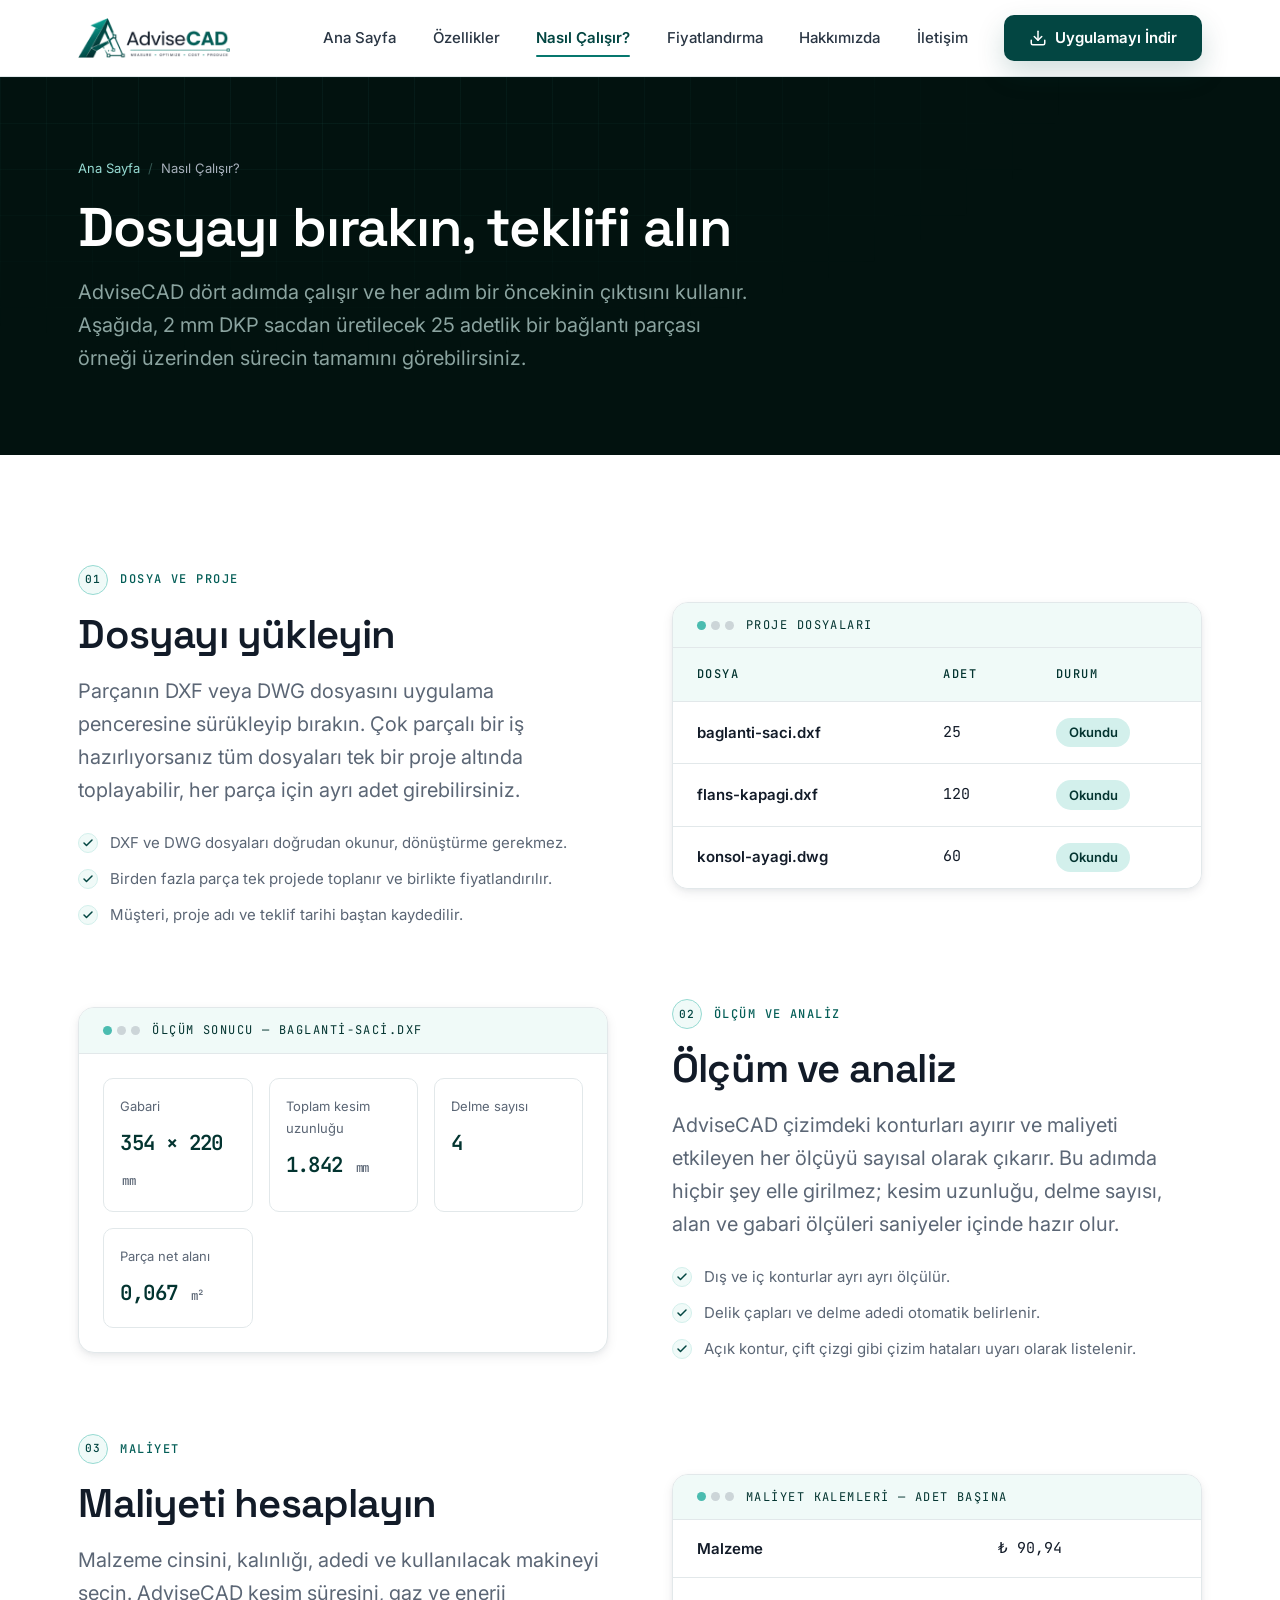
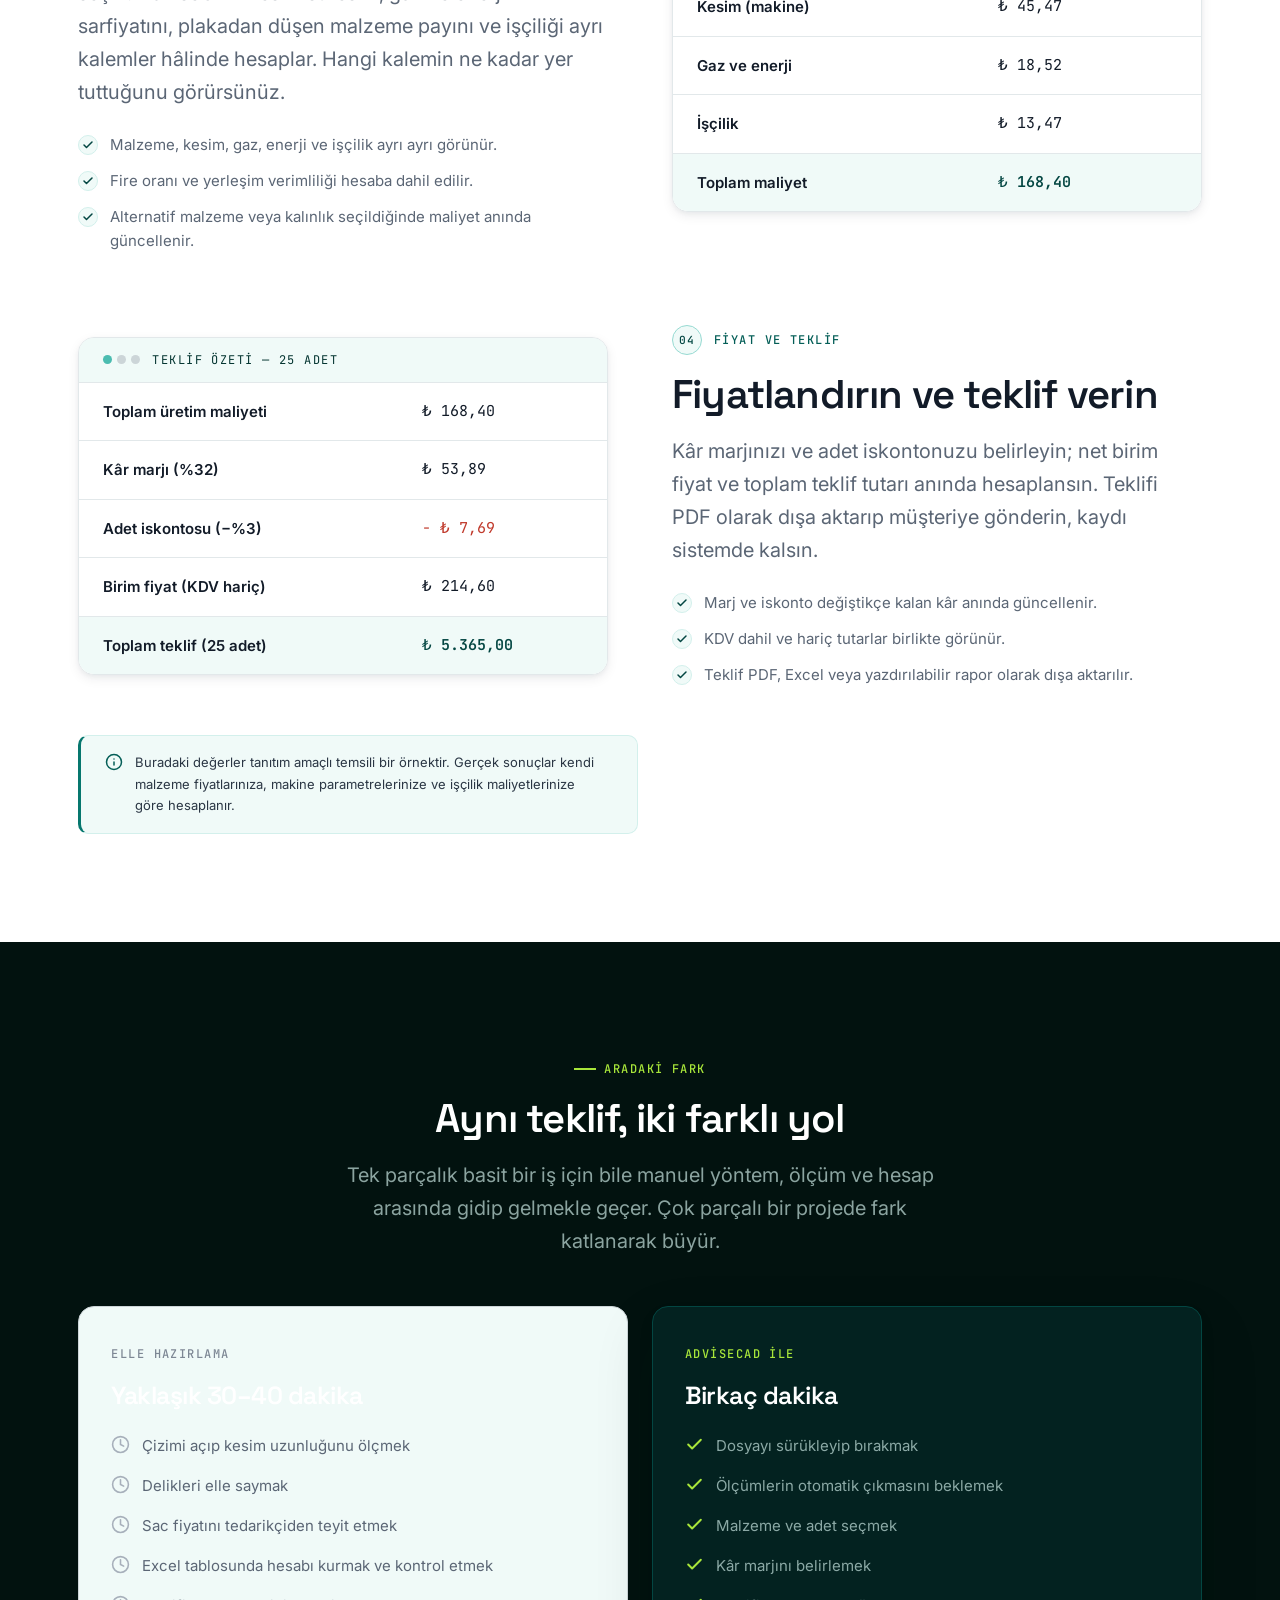
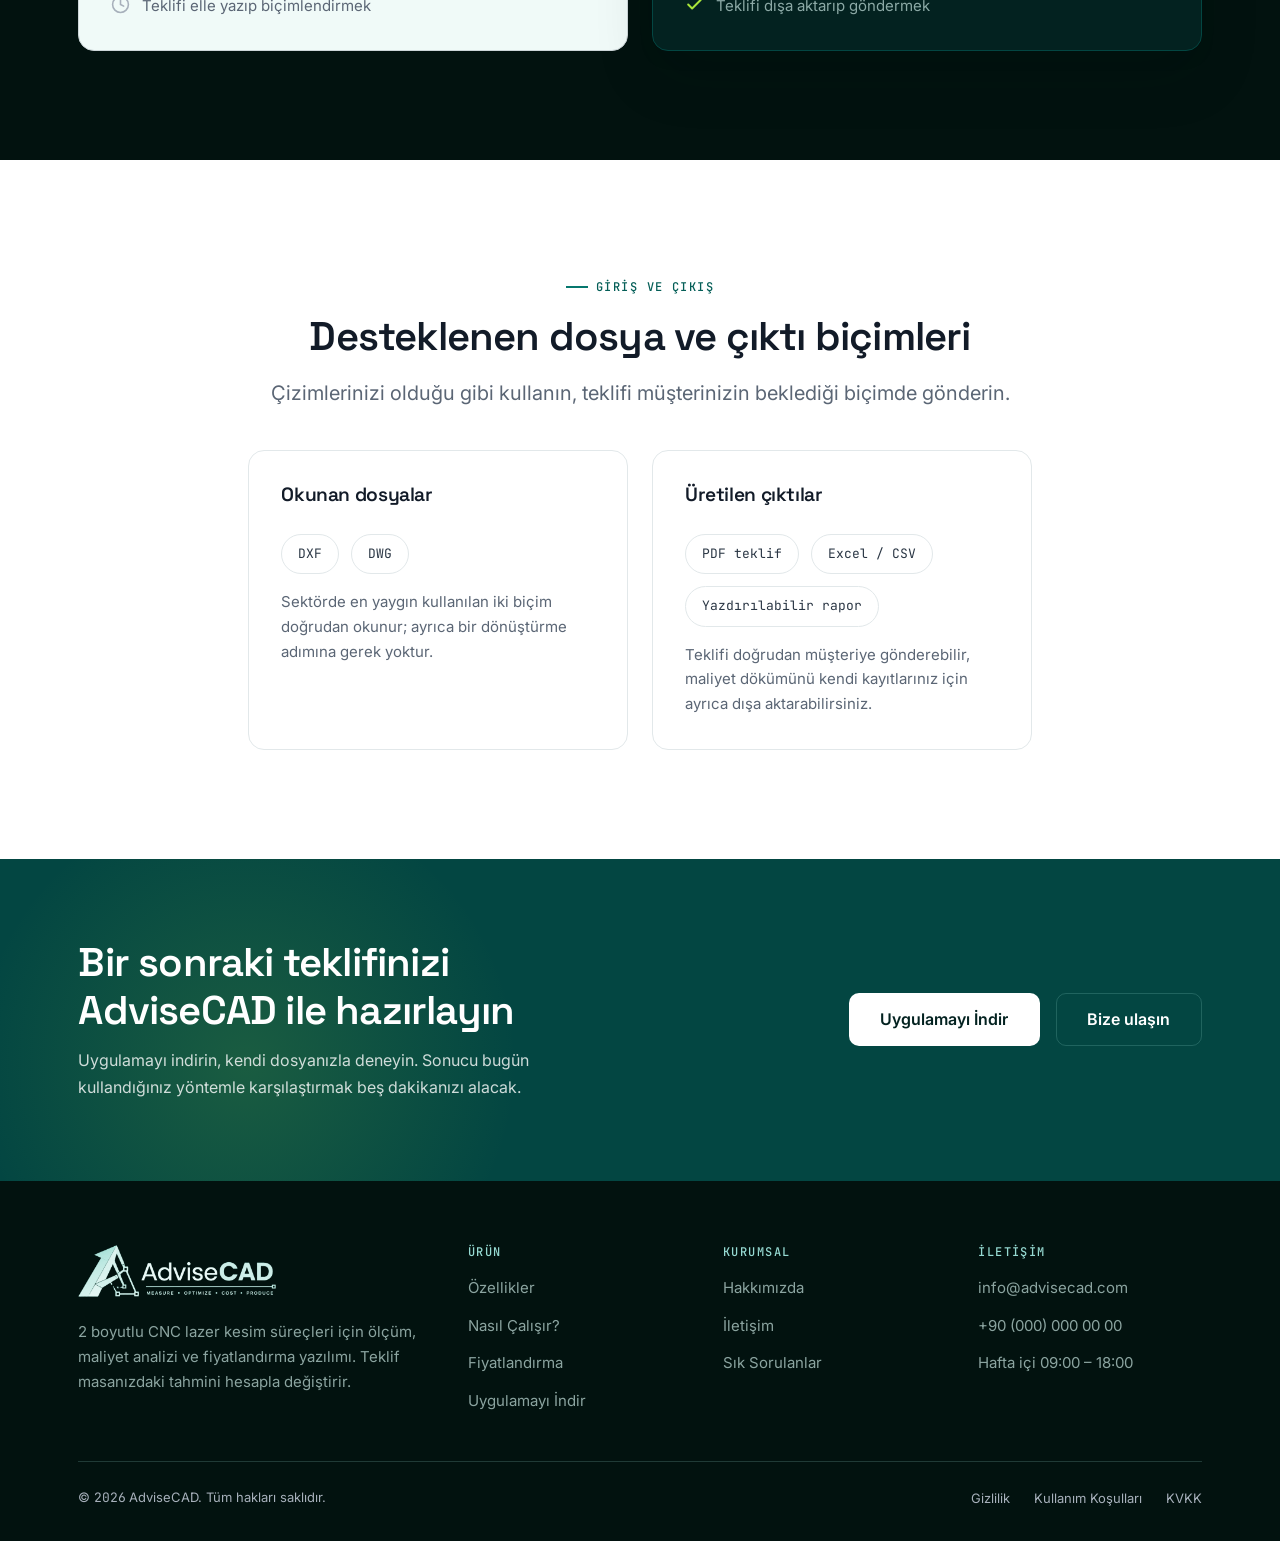
<file: web/nasil-calisir.html>
<!DOCTYPE html>
<html lang="tr">
<head>
<meta charset="utf-8">
<meta name="viewport" content="width=device-width, initial-scale=1">
<title>Nasıl Çalışır? — Dosyadan Teklife 4 Adım | AdviseCAD</title>
<meta name="description" content="AdviseCAD'in çalışma şekli: dosya yükleme, ölçüm ve analiz, maliyet hesaplama, fiyatlandırma ve teklif çıkarma adımları.">
<link rel="canonical" href="https://www.advisecad.com/nasil-calisir.html">
<meta name="theme-color" content="#034642">

<meta property="og:type" content="website">
<meta property="og:site_name" content="AdviseCAD">
<meta property="og:locale" content="tr_TR">
<meta property="og:title" content="Nasıl Çalışır? — Dosyadan Teklife 4 Adım | AdviseCAD">
<meta property="og:description" content="DXF dosyanızı yükleyin, ölçüm otomatik çıksın, maliyet hesaplansın, fiyatı belirleyin.">
<meta property="og:url" content="https://www.advisecad.com/nasil-calisir.html">

<link rel="icon" href="assets/favicon.svg" type="image/svg+xml">
<link rel="preconnect" href="https://fonts.googleapis.com">
<link rel="preconnect" href="https://fonts.gstatic.com" crossorigin>
<link href="https://fonts.googleapis.com/css2?family=Inter:wght@400;500;600&family=JetBrains+Mono:wght@400;500;600&family=Space+Grotesk:wght@500;600;700&display=swap" rel="stylesheet">

<link rel="stylesheet" href="css/tokens.css">
<link rel="stylesheet" href="css/base.css">
<link rel="stylesheet" href="css/layout.css">
<link rel="stylesheet" href="css/components.css">
<link rel="stylesheet" href="css/pages.css">
<link rel="stylesheet" href="css/blocks.css">
</head>
<body>

<a class="skip-link" href="#main" data-i18n="common.skipToContent">İçeriğe atla</a>

<header class="header">
  <div class="container header__inner">

    <a class="logo" href="index.html">
      <img class="logo__img" src="assets/logo.png" alt="AdviseCAD" width="668" height="176">
    </a>

    <input type="checkbox" id="nav-toggle" class="nav-toggle" aria-label="Menüyü aç veya kapat">
    <span class="nav-toggle__button" aria-hidden="true"><span class="nav-toggle__bars"></span></span>

    <nav class="nav" aria-label="Ana menü">
      <div class="nav__inner">
        <ul class="nav__list">
          <li><a class="nav__link" href="index.html" data-i18n="nav.home">Ana Sayfa</a></li>
          <li><a class="nav__link" href="ozellikler.html" data-i18n="nav.features">Özellikler</a></li>
          <li><a class="nav__link" href="nasil-calisir.html" aria-current="page" data-i18n="nav.how">Nasıl Çalışır?</a></li>
          <li><a class="nav__link" href="fiyatlandirma.html" data-i18n="nav.pricing">Fiyatlandırma</a></li>
          <li><a class="nav__link" href="hakkimizda.html" data-i18n="nav.about">Hakkımızda</a></li>
          <li><a class="nav__link" href="iletisim.html" data-i18n="nav.contact">İletişim</a></li>
        </ul>
      </div>
    </nav>

    <div class="header__actions">
      <div class="header__actions-inner">
        <a class="btn btn--primary" href="indir.html">
          <svg class="btn__icon" viewBox="0 0 24 24" fill="none" stroke="currentColor" stroke-width="2" stroke-linecap="round" stroke-linejoin="round" aria-hidden="true"><path d="M21 15v4a2 2 0 0 1-2 2H5a2 2 0 0 1-2-2v-4"/><polyline points="7 10 12 15 17 10"/><line x1="12" y1="15" x2="12" y2="3"/></svg>
          <span data-i18n="common.downloadApp">Uygulamayı İndir</span>
        </a>
      </div>
    </div>

  </div>
</header>

<main id="main">

  <!-- ==================== SAYFA BAŞLIĞI ==================== -->
  <section class="page-head">
    <div class="container">
      <div class="page-head__inner">
        <nav aria-label="Sayfa yolu">
          <ol class="breadcrumb">
            <li><a href="index.html" data-i18n="nav.home">Ana Sayfa</a></li>
            <li data-i18n="nav.how">Nasıl Çalışır?</li>
          </ol>
        </nav>
        <h1 data-i18n="howPage.title">Dosyayı bırakın, teklifi alın</h1>
        <p class="lead" data-i18n="howPage.lead">
          AdviseCAD dört adımda çalışır ve her adım bir öncekinin çıktısını kullanır.
          Aşağıda, 2 mm DKP sacdan üretilecek 25 adetlik bir bağlantı parçası örneği
          üzerinden sürecin tamamını görebilirsiniz.
        </p>
      </div>
    </div>
  </section>

  <!-- ==================== ADIMLAR ==================== -->
  <section class="section">
    <div class="container">
      <div class="timeline">

        <!-- ADIM 1 -->
        <article class="timeline__item">
          <div class="timeline__body">
            <span class="timeline__label" data-i18n="howPage.s1.label">Dosya ve proje</span>
            <h2 data-i18n="process.s1.title">Dosyayı yükleyin</h2>
            <p class="lead" data-i18n="howPage.s1.text">
              Parçanın DXF veya DWG dosyasını uygulama penceresine sürükleyip bırakın.
              Çok parçalı bir iş hazırlıyorsanız tüm dosyaları tek bir proje altında
              toplayabilir, her parça için ayrı adet girebilirsiniz.
            </p>
            <ul class="check-list" style="margin-top:var(--sp-5);">
              <li data-i18n="howPage.s1.i1">DXF ve DWG dosyaları doğrudan okunur, dönüştürme gerekmez.</li>
              <li data-i18n="howPage.s1.i2">Birden fazla parça tek projede toplanır ve birlikte fiyatlandırılır.</li>
              <li data-i18n="howPage.s1.i3">Müşteri, proje adı ve teklif tarihi baştan kaydedilir.</li>
            </ul>
          </div>
          <div class="timeline__media">
            <div class="panel">
              <div class="panel__bar">
                <span class="panel__dots" aria-hidden="true"><span></span><span></span><span></span></span>
                <span data-i18n="howPage.s1.panel">Proje dosyaları</span>
              </div>
              <div class="panel__body" style="padding:0;">
                <div class="table-wrap" style="border:none;border-radius:0;">
                  <table class="table" style="min-width:380px;">
                    <thead>
                      <tr>
                        <th data-i18n="howPage.s1.c1">Dosya</th>
                        <th data-i18n="howPage.s1.c2">Adet</th>
                        <th data-i18n="howPage.s1.c3">Durum</th>
                      </tr>
                    </thead>
                    <tbody>
                      <tr>
                        <th scope="row">baglanti-saci.dxf</th>
                        <td class="is-num">25</td>
                        <td><span class="badge" data-i18n="howPage.s1.ok">Okundu</span></td>
                      </tr>
                      <tr>
                        <th scope="row">flans-kapagi.dxf</th>
                        <td class="is-num">120</td>
                        <td><span class="badge" data-i18n="howPage.s1.ok">Okundu</span></td>
                      </tr>
                      <tr>
                        <th scope="row">konsol-ayagi.dwg</th>
                        <td class="is-num">60</td>
                        <td><span class="badge" data-i18n="howPage.s1.ok">Okundu</span></td>
                      </tr>
                    </tbody>
                  </table>
                </div>
              </div>
            </div>
          </div>
        </article>

        <!-- ADIM 2 -->
        <article class="timeline__item">
          <div class="timeline__body">
            <span class="timeline__label" data-i18n="howPage.s2.label">Ölçüm ve analiz</span>
            <h2 data-i18n="process.s2.title">Ölçüm ve analiz</h2>
            <p class="lead" data-i18n="howPage.s2.text">
              AdviseCAD çizimdeki konturları ayırır ve maliyeti etkileyen her ölçüyü
              sayısal olarak çıkarır. Bu adımda hiçbir şey elle girilmez; kesim uzunluğu,
              delme sayısı, alan ve gabari ölçüleri saniyeler içinde hazır olur.
            </p>
            <ul class="check-list" style="margin-top:var(--sp-5);">
              <li data-i18n="howPage.s2.i1">Dış ve iç konturlar ayrı ayrı ölçülür.</li>
              <li data-i18n="howPage.s2.i2">Delik çapları ve delme adedi otomatik belirlenir.</li>
              <li data-i18n="howPage.s2.i3">Açık kontur, çift çizgi gibi çizim hataları uyarı olarak listelenir.</li>
            </ul>
          </div>
          <div class="timeline__media">
            <div class="panel">
              <div class="panel__bar">
                <span class="panel__dots" aria-hidden="true"><span></span><span></span><span></span></span>
                <span data-i18n="howPage.s2.panel">Ölçüm sonucu — baglanti-saci.dxf</span>
              </div>
              <div class="panel__body">
                <div class="panel__grid">
                  <div class="metric">
                    <div class="metric__label" data-i18n="featuresPage.f1.m4">Gabari</div>
                    <div class="metric__value">354 × 220 <small>mm</small></div>
                  </div>
                  <div class="metric">
                    <div class="metric__label" data-i18n="home.sample.m2">Toplam kesim uzunluğu</div>
                    <div class="metric__value">1.842 <small>mm</small></div>
                  </div>
                  <div class="metric">
                    <div class="metric__label" data-i18n="home.sample.m3">Delme sayısı</div>
                    <div class="metric__value">4</div>
                  </div>
                  <div class="metric">
                    <div class="metric__label" data-i18n="home.sample.m4">Parça net alanı</div>
                    <div class="metric__value">0,067 <small>m²</small></div>
                  </div>
                </div>
              </div>
            </div>
          </div>
        </article>

        <!-- ADIM 3 -->
        <article class="timeline__item">
          <div class="timeline__body">
            <span class="timeline__label" data-i18n="howPage.s3.label">Maliyet</span>
            <h2 data-i18n="process.s3.title">Maliyeti hesaplayın</h2>
            <p class="lead" data-i18n="howPage.s3.text">
              Malzeme cinsini, kalınlığı, adedi ve kullanılacak makineyi seçin. AdviseCAD
              kesim süresini, gaz ve enerji sarfiyatını, plakadan düşen malzeme payını ve
              işçiliği ayrı kalemler hâlinde hesaplar. Hangi kalemin ne kadar yer
              tuttuğunu görürsünüz.
            </p>
            <ul class="check-list" style="margin-top:var(--sp-5);">
              <li data-i18n="howPage.s3.i1">Malzeme, kesim, gaz, enerji ve işçilik ayrı ayrı görünür.</li>
              <li data-i18n="howPage.s3.i2">Fire oranı ve yerleşim verimliliği hesaba dahil edilir.</li>
              <li data-i18n="howPage.s3.i3">Alternatif malzeme veya kalınlık seçildiğinde maliyet anında güncellenir.</li>
            </ul>
          </div>
          <div class="timeline__media">
            <div class="panel">
              <div class="panel__bar">
                <span class="panel__dots" aria-hidden="true"><span></span><span></span><span></span></span>
                <span data-i18n="howPage.s3.panel">Maliyet kalemleri — adet başına</span>
              </div>
              <div class="panel__body" style="padding:0;">
                <div class="table-wrap" style="border:none;border-radius:0;">
                  <table class="table" style="min-width:340px;">
                    <tbody>
                      <tr><th scope="row" data-i18n="howPage.s3.r1">Malzeme</th><td class="is-num">₺ 90,94</td></tr>
                      <tr><th scope="row" data-i18n="howPage.s3.r2">Kesim (makine)</th><td class="is-num">₺ 45,47</td></tr>
                      <tr><th scope="row" data-i18n="howPage.s3.r3">Gaz ve enerji</th><td class="is-num">₺ 18,52</td></tr>
                      <tr><th scope="row" data-i18n="howPage.s3.r4">İşçilik</th><td class="is-num">₺ 13,47</td></tr>
                      <tr style="background:var(--green-50);">
                        <th scope="row" data-i18n="howPage.s3.r5">Toplam maliyet</th>
                        <td class="is-num" style="font-weight:600;color:var(--green-700);">₺ 168,40</td>
                      </tr>
                    </tbody>
                  </table>
                </div>
              </div>
            </div>
          </div>
        </article>

        <!-- ADIM 4 -->
        <article class="timeline__item">
          <div class="timeline__body">
            <span class="timeline__label" data-i18n="howPage.s4.label">Fiyat ve teklif</span>
            <h2 data-i18n="process.s4.title">Fiyatlandırın ve teklif verin</h2>
            <p class="lead" data-i18n="howPage.s4.text">
              Kâr marjınızı ve adet iskontonuzu belirleyin; net birim fiyat ve toplam
              teklif tutarı anında hesaplansın. Teklifi PDF olarak dışa aktarıp müşteriye
              gönderin, kaydı sistemde kalsın.
            </p>
            <ul class="check-list" style="margin-top:var(--sp-5);">
              <li data-i18n="howPage.s4.i1">Marj ve iskonto değiştikçe kalan kâr anında güncellenir.</li>
              <li data-i18n="howPage.s4.i2">KDV dahil ve hariç tutarlar birlikte görünür.</li>
              <li data-i18n="howPage.s4.i3">Teklif PDF, Excel veya yazdırılabilir rapor olarak dışa aktarılır.</li>
            </ul>
          </div>
          <div class="timeline__media">
            <div class="panel">
              <div class="panel__bar">
                <span class="panel__dots" aria-hidden="true"><span></span><span></span><span></span></span>
                <span data-i18n="howPage.s4.panel">Teklif özeti — 25 adet</span>
              </div>
              <div class="panel__body" style="padding:0;">
                <div class="table-wrap" style="border:none;border-radius:0;">
                  <table class="table" style="min-width:340px;">
                    <tbody>
                      <tr><th scope="row" data-i18n="featuresPage.f3.r1">Toplam üretim maliyeti</th><td class="is-num">₺ 168,40</td></tr>
                      <tr><th scope="row" data-i18n="featuresPage.f3.r2">Kâr marjı (%32)</th><td class="is-num">₺ 53,89</td></tr>
                      <tr><th scope="row" data-i18n="featuresPage.f3.r3">Adet iskontosu (−%3)</th><td class="is-num" style="color:var(--danger);">− ₺ 7,69</td></tr>
                      <tr><th scope="row" data-i18n="featuresPage.f3.r4">Birim fiyat (KDV hariç)</th><td class="is-num">₺ 214,60</td></tr>
                      <tr style="background:var(--green-50);">
                        <th scope="row" data-i18n="featuresPage.f3.r5">Toplam teklif (25 adet)</th>
                        <td class="is-num" style="font-weight:600;color:var(--green-700);">₺ 5.365,00</td>
                      </tr>
                    </tbody>
                  </table>
                </div>
              </div>
            </div>
          </div>
        </article>

      </div>

      <p class="note" style="margin-top:var(--sp-8);max-width:70ch;">
        <svg viewBox="0 0 24 24" fill="none" stroke="currentColor" stroke-width="2" stroke-linecap="round" stroke-linejoin="round" aria-hidden="true"><circle cx="12" cy="12" r="10"/><line x1="12" y1="16" x2="12" y2="12"/><line x1="12" y1="8" x2="12.01" y2="8"/></svg>
        <span data-i18n="home.sample.note">
          Buradaki değerler tanıtım amaçlı temsili bir örnektir. Gerçek sonuçlar kendi
          malzeme fiyatlarınıza, makine parametrelerinize ve işçilik maliyetlerinize göre
          hesaplanır.
        </span>
      </p>
    </div>
  </section>

  <!-- ==================== ZAMAN KARŞILAŞTIRMASI ==================== -->
  <section class="section section--dark">
    <div class="container">
      <div class="section-head section-head--center">
        <span class="eyebrow" data-i18n="howPage.time.eyebrow">Aradaki fark</span>
        <h2 data-i18n="howPage.time.title">Aynı teklif, iki farklı yol</h2>
        <p class="lead" data-i18n="howPage.time.lead">
          Tek parçalık basit bir iş için bile manuel yöntem, ölçüm ve hesap arasında
          gidip gelmekle geçer. Çok parçalı bir projede fark katlanarak büyür.
        </p>
      </div>

      <div class="compare">
        <div class="compare__col compare__col--bad">
          <span class="compare__tag" data-i18n="howPage.time.manualTag">Elle hazırlama</span>
          <h3 data-i18n="howPage.time.manualTitle">Yaklaşık 30–40 dakika</h3>
          <ul class="compare__list">
            <li><svg viewBox="0 0 24 24" fill="none" stroke="currentColor" stroke-width="2" stroke-linecap="round" aria-hidden="true"><circle cx="12" cy="12" r="10"/><polyline points="12 6 12 12 16 14"/></svg><span data-i18n="howPage.time.m1">Çizimi açıp kesim uzunluğunu ölçmek</span></li>
            <li><svg viewBox="0 0 24 24" fill="none" stroke="currentColor" stroke-width="2" stroke-linecap="round" aria-hidden="true"><circle cx="12" cy="12" r="10"/><polyline points="12 6 12 12 16 14"/></svg><span data-i18n="howPage.time.m2">Delikleri elle saymak</span></li>
            <li><svg viewBox="0 0 24 24" fill="none" stroke="currentColor" stroke-width="2" stroke-linecap="round" aria-hidden="true"><circle cx="12" cy="12" r="10"/><polyline points="12 6 12 12 16 14"/></svg><span data-i18n="howPage.time.m3">Sac fiyatını tedarikçiden teyit etmek</span></li>
            <li><svg viewBox="0 0 24 24" fill="none" stroke="currentColor" stroke-width="2" stroke-linecap="round" aria-hidden="true"><circle cx="12" cy="12" r="10"/><polyline points="12 6 12 12 16 14"/></svg><span data-i18n="howPage.time.m4">Excel tablosunda hesabı kurmak ve kontrol etmek</span></li>
            <li><svg viewBox="0 0 24 24" fill="none" stroke="currentColor" stroke-width="2" stroke-linecap="round" aria-hidden="true"><circle cx="12" cy="12" r="10"/><polyline points="12 6 12 12 16 14"/></svg><span data-i18n="howPage.time.m5">Teklifi elle yazıp biçimlendirmek</span></li>
          </ul>
        </div>

        <div class="compare__col compare__col--good">
          <span class="compare__tag" data-i18n="howPage.time.appTag">AdviseCAD ile</span>
          <h3 data-i18n="howPage.time.appTitle">Birkaç dakika</h3>
          <ul class="compare__list">
            <li><svg viewBox="0 0 24 24" fill="none" stroke="currentColor" stroke-width="2.5" stroke-linecap="round" stroke-linejoin="round" aria-hidden="true"><polyline points="20 6 9 17 4 12"/></svg><span data-i18n="howPage.time.a1">Dosyayı sürükleyip bırakmak</span></li>
            <li><svg viewBox="0 0 24 24" fill="none" stroke="currentColor" stroke-width="2.5" stroke-linecap="round" stroke-linejoin="round" aria-hidden="true"><polyline points="20 6 9 17 4 12"/></svg><span data-i18n="howPage.time.a2">Ölçümlerin otomatik çıkmasını beklemek</span></li>
            <li><svg viewBox="0 0 24 24" fill="none" stroke="currentColor" stroke-width="2.5" stroke-linecap="round" stroke-linejoin="round" aria-hidden="true"><polyline points="20 6 9 17 4 12"/></svg><span data-i18n="howPage.time.a3">Malzeme ve adet seçmek</span></li>
            <li><svg viewBox="0 0 24 24" fill="none" stroke="currentColor" stroke-width="2.5" stroke-linecap="round" stroke-linejoin="round" aria-hidden="true"><polyline points="20 6 9 17 4 12"/></svg><span data-i18n="howPage.time.a4">Kâr marjını belirlemek</span></li>
            <li><svg viewBox="0 0 24 24" fill="none" stroke="currentColor" stroke-width="2.5" stroke-linecap="round" stroke-linejoin="round" aria-hidden="true"><polyline points="20 6 9 17 4 12"/></svg><span data-i18n="howPage.time.a5">Teklifi dışa aktarıp göndermek</span></li>
          </ul>
        </div>
      </div>
    </div>
  </section>

  <!-- ==================== FORMATLAR ==================== -->
  <section class="section">
    <div class="container container--narrow text-center">
      <span class="eyebrow" style="justify-content:center;" data-i18n="howPage.formats.eyebrow">Giriş ve çıkış</span>
      <h2 data-i18n="howPage.formats.title">Desteklenen dosya ve çıktı biçimleri</h2>
      <p class="lead" data-i18n="howPage.formats.lead">
        Çizimlerinizi olduğu gibi kullanın, teklifi müşterinizin beklediği biçimde
        gönderin.
      </p>

      <div class="grid grid--2" style="margin-top:var(--sp-7);text-align:start;">
        <div class="card">
          <h3 class="card__title" data-i18n="howPage.formats.inTitle">Okunan dosyalar</h3>
          <ul class="chips" style="justify-content:flex-start;margin-top:var(--sp-4);">
            <li class="chip">DXF</li>
            <li class="chip">DWG</li>
          </ul>
          <p class="card__text" style="margin-top:var(--sp-4);" data-i18n="howPage.formats.inText">
            Sektörde en yaygın kullanılan iki biçim doğrudan okunur; ayrıca bir
            dönüştürme adımına gerek yoktur.
          </p>
        </div>
        <div class="card">
          <h3 class="card__title" data-i18n="howPage.formats.outTitle">Üretilen çıktılar</h3>
          <ul class="chips" style="justify-content:flex-start;margin-top:var(--sp-4);">
            <li class="chip">PDF teklif</li>
            <li class="chip">Excel / CSV</li>
            <li class="chip">Yazdırılabilir rapor</li>
          </ul>
          <p class="card__text" style="margin-top:var(--sp-4);" data-i18n="howPage.formats.outText">
            Teklifi doğrudan müşteriye gönderebilir, maliyet dökümünü kendi kayıtlarınız
            için ayrıca dışa aktarabilirsiniz.
          </p>
        </div>
      </div>
    </div>
  </section>

  <!-- ==================== KAPANIŞ ÇAĞRISI ==================== -->
  <section class="cta-band">
    <div class="container cta-band__inner">
      <div>
        <h2 data-i18n="cta.title">Bir sonraki teklifinizi AdviseCAD ile hazırlayın</h2>
        <p data-i18n="cta.text">
          Uygulamayı indirin, kendi dosyanızla deneyin. Sonucu bugün kullandığınız
          yöntemle karşılaştırmak beş dakikanızı alacak.
        </p>
      </div>
      <div class="cta-band__actions">
        <a class="btn btn--light btn--lg" href="indir.html" data-i18n="common.downloadApp">Uygulamayı İndir</a>
        <a class="btn btn--ghost-light btn--lg" href="iletisim.html" data-i18n="common.contactUs">Bize ulaşın</a>
      </div>
    </div>
  </section>

</main>

<footer class="footer">
  <div class="container">
    <div class="footer__grid">

      <div class="footer__brand">
        <a class="logo logo--footer" href="index.html">
          <img class="logo__img" src="assets/logo-light.png" alt="AdviseCAD" width="668" height="176">
        </a>
        <p data-i18n="footer.about">
          2 boyutlu CNC lazer kesim süreçleri için ölçüm, maliyet analizi ve
          fiyatlandırma yazılımı. Teklif masanızdaki tahmini hesapla değiştirir.
        </p>
      </div>

      <div>
        <h2 class="footer__title" data-i18n="footer.product">Ürün</h2>
        <ul class="footer__links">
          <li><a href="ozellikler.html" data-i18n="nav.features">Özellikler</a></li>
          <li><a href="nasil-calisir.html" data-i18n="nav.how">Nasıl Çalışır?</a></li>
          <li><a href="fiyatlandirma.html" data-i18n="nav.pricing">Fiyatlandırma</a></li>
          <li><a href="indir.html" data-i18n="common.downloadApp">Uygulamayı İndir</a></li>
        </ul>
      </div>

      <div>
        <h2 class="footer__title" data-i18n="footer.company">Kurumsal</h2>
        <ul class="footer__links">
          <li><a href="hakkimizda.html" data-i18n="nav.about">Hakkımızda</a></li>
          <li><a href="iletisim.html" data-i18n="nav.contact">İletişim</a></li>
          <li><a href="fiyatlandirma.html#sss" data-i18n="footer.faq">Sık Sorulanlar</a></li>
        </ul>
      </div>

      <div>
        <h2 class="footer__title" data-i18n="footer.contact">İletişim</h2>
        <ul class="footer__links">
          <li><a href="mailto:info@advisecad.com">info@advisecad.com</a></li>
          <li><a href="tel:+900000000000">+90 (000) 000 00 00</a></li>
          <li><span data-i18n="footer.hours">Hafta içi 09:00 – 18:00</span></li>
        </ul>
      </div>

    </div>

    <div class="footer__bottom">
      <p>© <span class="num">2026</span> AdviseCAD. <span data-i18n="footer.rights">Tüm hakları saklıdır.</span></p>
      <ul class="footer__legal">
        <li><a href="iletisim.html" data-i18n="footer.privacy">Gizlilik</a></li>
        <li><a href="iletisim.html" data-i18n="footer.terms">Kullanım Koşulları</a></li>
        <li><a href="iletisim.html" data-i18n="footer.kvkk">KVKK</a></li>
      </ul>
    </div>
  </div>
</footer>

</body>
</html>
</file>
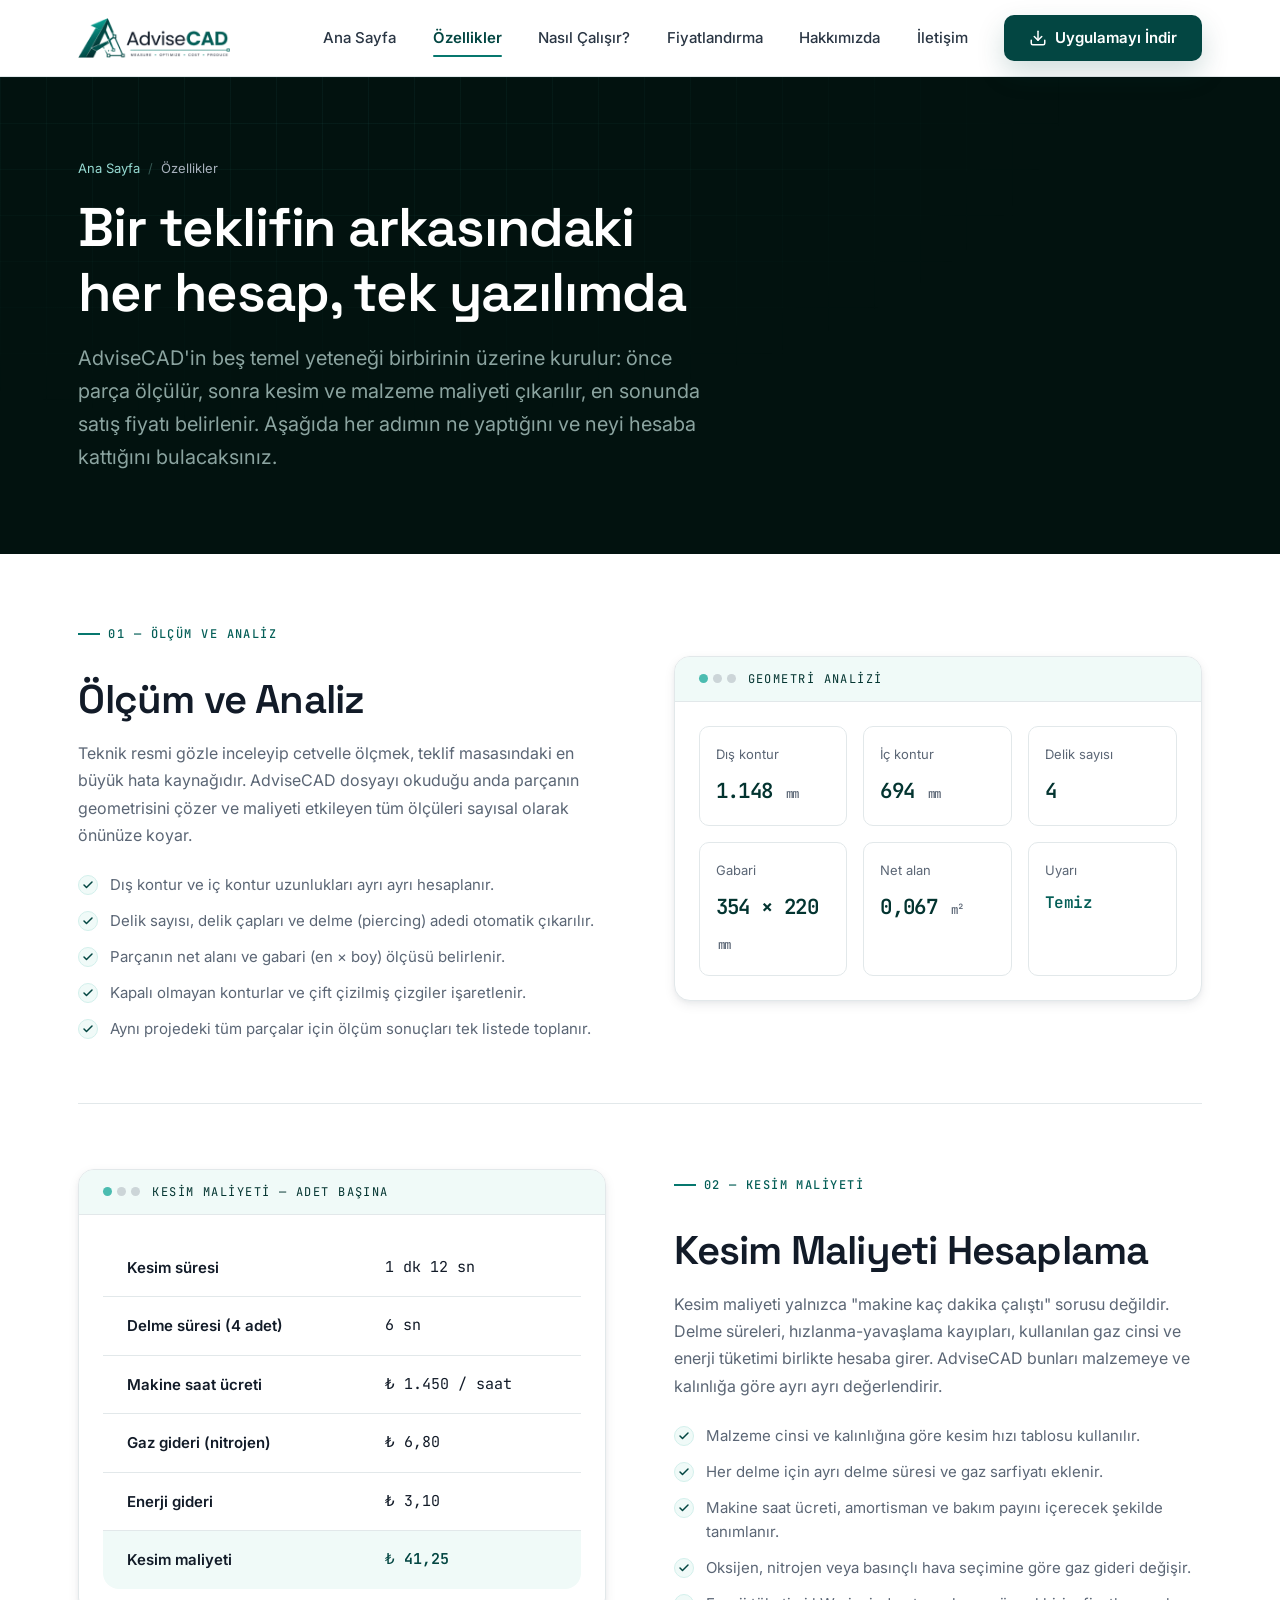
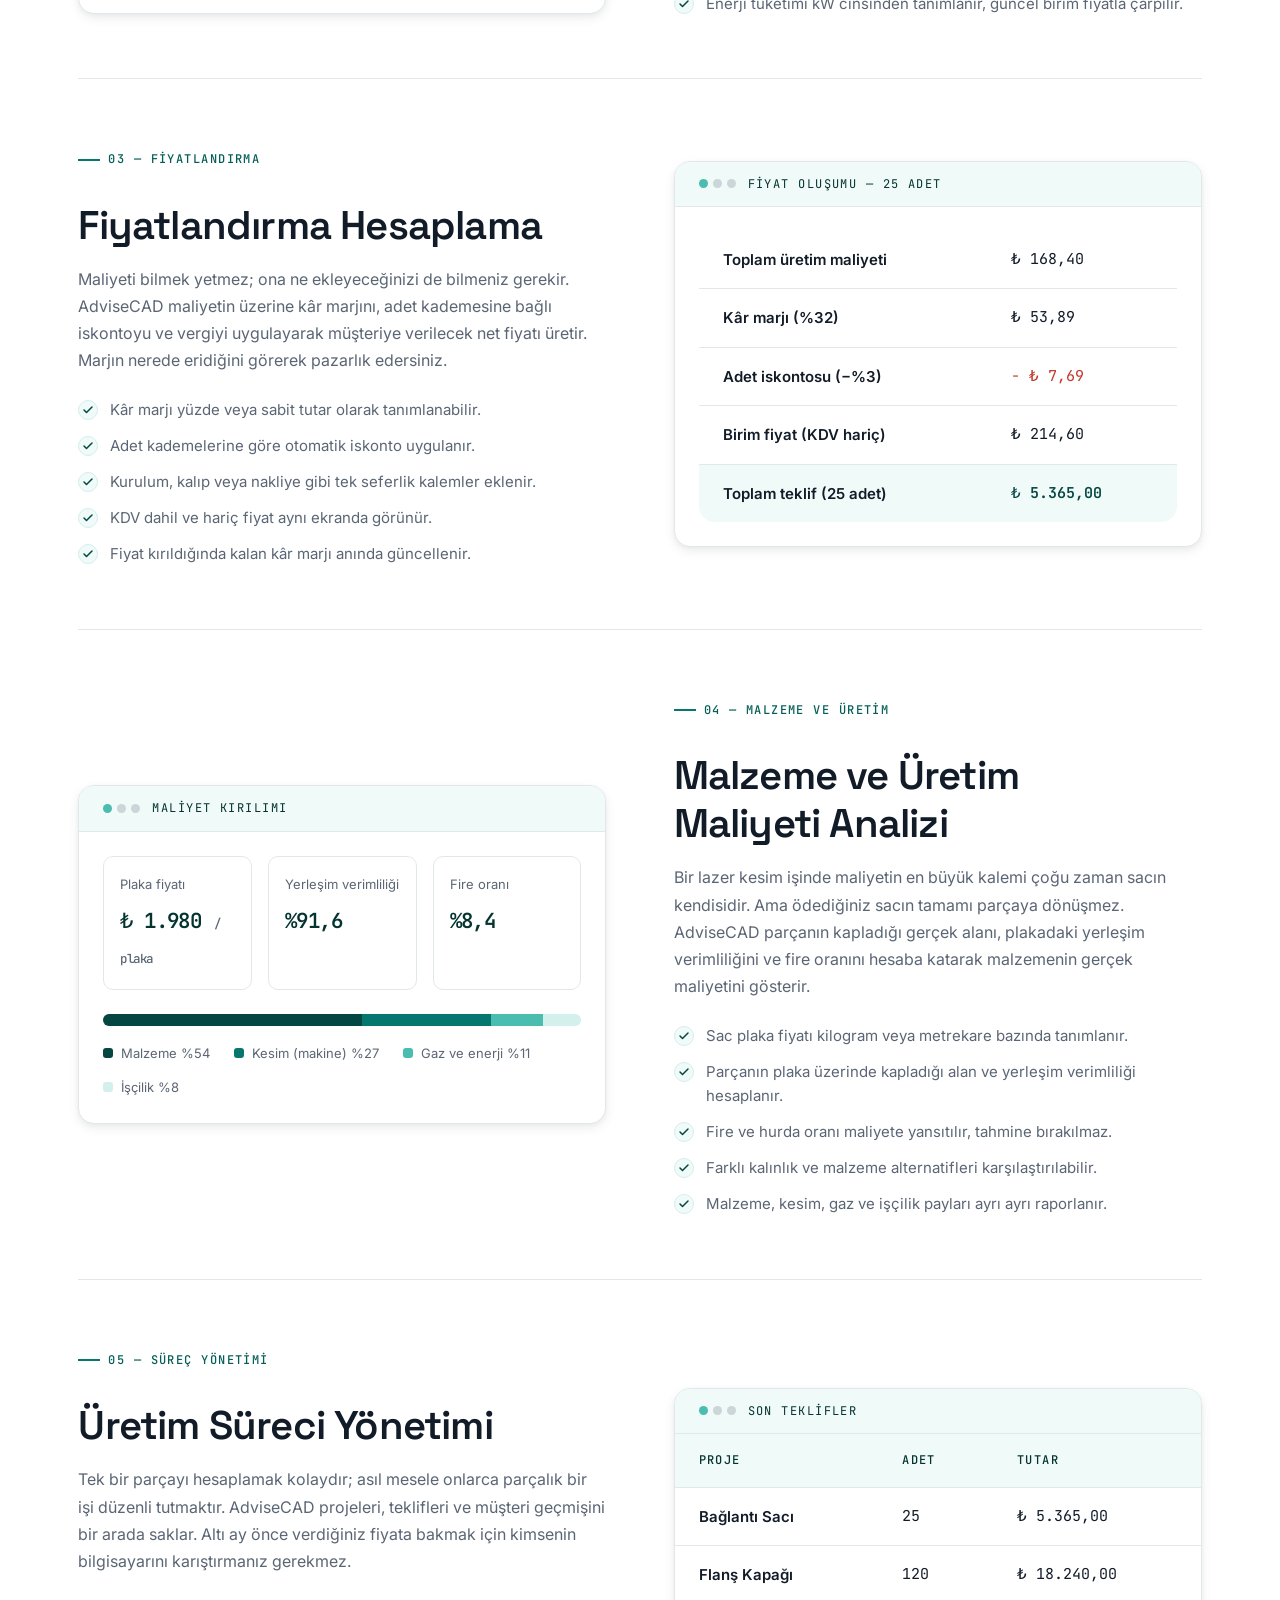
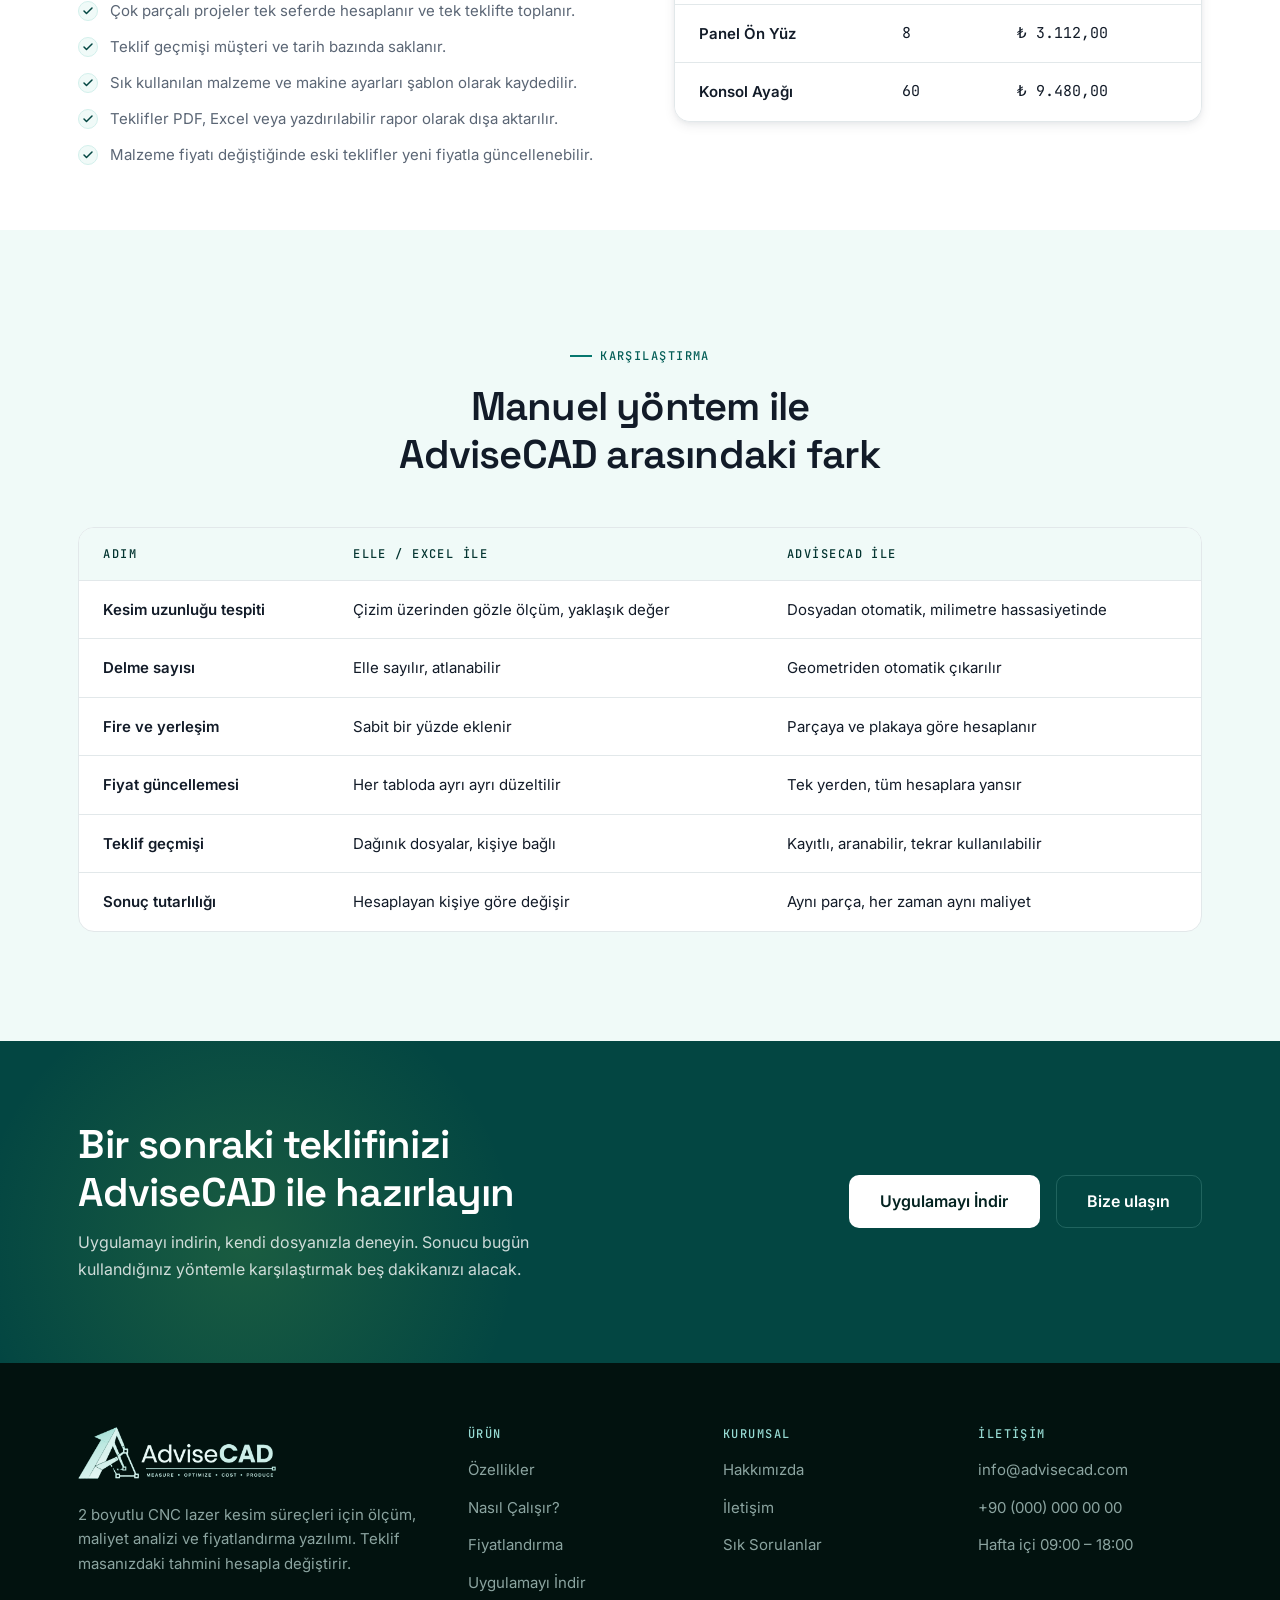
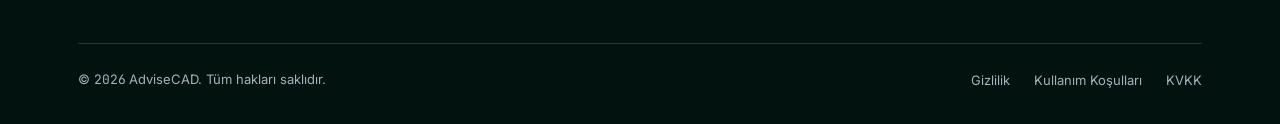
<file: web/ozellikler.html>
<!DOCTYPE html>
<html lang="tr">
<head>
<meta charset="utf-8">
<meta name="viewport" content="width=device-width, initial-scale=1">
<title>Özellikler — Ölçüm, Maliyet ve Fiyatlandırma | AdviseCAD</title>
<meta name="description" content="AdviseCAD'in ölçüm ve analiz, kesim maliyeti hesaplama, fiyatlandırma, malzeme ve üretim maliyeti analizi ile süreç yönetimi özellikleri.">
<link rel="canonical" href="https://www.advisecad.com/ozellikler.html">
<meta name="theme-color" content="#034642">

<meta property="og:type" content="website">
<meta property="og:site_name" content="AdviseCAD">
<meta property="og:locale" content="tr_TR">
<meta property="og:title" content="Özellikler — Ölçüm, Maliyet ve Fiyatlandırma | AdviseCAD">
<meta property="og:description" content="Ölçümden fiyata kadar bir teklifin tüm adımlarını tek yazılımda toplayan özellikler.">
<meta property="og:url" content="https://www.advisecad.com/ozellikler.html">

<link rel="icon" href="assets/favicon.svg" type="image/svg+xml">
<link rel="preconnect" href="https://fonts.googleapis.com">
<link rel="preconnect" href="https://fonts.gstatic.com" crossorigin>
<link href="https://fonts.googleapis.com/css2?family=Inter:wght@400;500;600&family=JetBrains+Mono:wght@400;500;600&family=Space+Grotesk:wght@500;600;700&display=swap" rel="stylesheet">

<link rel="stylesheet" href="css/tokens.css">
<link rel="stylesheet" href="css/base.css">
<link rel="stylesheet" href="css/layout.css">
<link rel="stylesheet" href="css/components.css">
<link rel="stylesheet" href="css/pages.css">
<link rel="stylesheet" href="css/blocks.css">
</head>
<body>

<a class="skip-link" href="#main" data-i18n="common.skipToContent">İçeriğe atla</a>

<header class="header">
  <div class="container header__inner">

    <a class="logo" href="index.html">
      <img class="logo__img" src="assets/logo.png" alt="AdviseCAD" width="668" height="176">
    </a>

    <input type="checkbox" id="nav-toggle" class="nav-toggle" aria-label="Menüyü aç veya kapat">
    <span class="nav-toggle__button" aria-hidden="true"><span class="nav-toggle__bars"></span></span>

    <nav class="nav" aria-label="Ana menü">
      <div class="nav__inner">
        <ul class="nav__list">
          <li><a class="nav__link" href="index.html" data-i18n="nav.home">Ana Sayfa</a></li>
          <li><a class="nav__link" href="ozellikler.html" aria-current="page" data-i18n="nav.features">Özellikler</a></li>
          <li><a class="nav__link" href="nasil-calisir.html" data-i18n="nav.how">Nasıl Çalışır?</a></li>
          <li><a class="nav__link" href="fiyatlandirma.html" data-i18n="nav.pricing">Fiyatlandırma</a></li>
          <li><a class="nav__link" href="hakkimizda.html" data-i18n="nav.about">Hakkımızda</a></li>
          <li><a class="nav__link" href="iletisim.html" data-i18n="nav.contact">İletişim</a></li>
        </ul>
      </div>
    </nav>

    <div class="header__actions">
      <div class="header__actions-inner">
        <a class="btn btn--primary" href="indir.html">
          <svg class="btn__icon" viewBox="0 0 24 24" fill="none" stroke="currentColor" stroke-width="2" stroke-linecap="round" stroke-linejoin="round" aria-hidden="true"><path d="M21 15v4a2 2 0 0 1-2 2H5a2 2 0 0 1-2-2v-4"/><polyline points="7 10 12 15 17 10"/><line x1="12" y1="15" x2="12" y2="3"/></svg>
          <span data-i18n="common.downloadApp">Uygulamayı İndir</span>
        </a>
      </div>
    </div>

  </div>
</header>

<main id="main">

  <!-- ==================== SAYFA BAŞLIĞI ==================== -->
  <section class="page-head">
    <div class="container">
      <div class="page-head__inner">
        <nav aria-label="Sayfa yolu">
          <ol class="breadcrumb">
            <li><a href="index.html" data-i18n="nav.home">Ana Sayfa</a></li>
            <li data-i18n="nav.features">Özellikler</li>
          </ol>
        </nav>
        <h1 data-i18n="featuresPage.title">Bir teklifin arkasındaki her hesap, tek yazılımda</h1>
        <p class="lead" data-i18n="featuresPage.lead">
          AdviseCAD'in beş temel yeteneği birbirinin üzerine kurulur: önce parça ölçülür,
          sonra kesim ve malzeme maliyeti çıkarılır, en sonunda satış fiyatı belirlenir.
          Aşağıda her adımın ne yaptığını ve neyi hesaba kattığını bulacaksınız.
        </p>
      </div>
    </div>
  </section>

  <!-- ==================== ÖZELLİK SATIRLARI ==================== -->
  <div class="container">

    <!-- 1 — ÖLÇÜM VE ANALİZ -->
    <section class="feature-row" id="olcum">
      <div class="feature-row__body">
        <span class="eyebrow" data-i18n="featuresPage.f1.eyebrow">01 — Ölçüm ve Analiz</span>
        <h2 class="feature-row__title" data-i18n="features.measure.title">Ölçüm ve Analiz</h2>
        <p class="feature-row__text" data-i18n="featuresPage.f1.text">
          Teknik resmi gözle inceleyip cetvelle ölçmek, teklif masasındaki en büyük hata
          kaynağıdır. AdviseCAD dosyayı okuduğu anda parçanın geometrisini çözer ve
          maliyeti etkileyen tüm ölçüleri sayısal olarak önünüze koyar.
        </p>
        <ul class="check-list">
          <li data-i18n="featuresPage.f1.i1">Dış kontur ve iç kontur uzunlukları ayrı ayrı hesaplanır.</li>
          <li data-i18n="featuresPage.f1.i2">Delik sayısı, delik çapları ve delme (piercing) adedi otomatik çıkarılır.</li>
          <li data-i18n="featuresPage.f1.i3">Parçanın net alanı ve gabari (en × boy) ölçüsü belirlenir.</li>
          <li data-i18n="featuresPage.f1.i4">Kapalı olmayan konturlar ve çift çizilmiş çizgiler işaretlenir.</li>
          <li data-i18n="featuresPage.f1.i5">Aynı projedeki tüm parçalar için ölçüm sonuçları tek listede toplanır.</li>
        </ul>
      </div>

      <div class="feature-row__media">
        <div class="panel">
          <div class="panel__bar">
            <span class="panel__dots" aria-hidden="true"><span></span><span></span><span></span></span>
            <span data-i18n="featuresPage.f1.panel">Geometri analizi</span>
          </div>
          <div class="panel__body">
            <div class="panel__grid">
              <div class="metric">
                <div class="metric__label" data-i18n="featuresPage.f1.m1">Dış kontur</div>
                <div class="metric__value">1.148 <small>mm</small></div>
              </div>
              <div class="metric">
                <div class="metric__label" data-i18n="featuresPage.f1.m2">İç kontur</div>
                <div class="metric__value">694 <small>mm</small></div>
              </div>
              <div class="metric">
                <div class="metric__label" data-i18n="featuresPage.f1.m3">Delik sayısı</div>
                <div class="metric__value">4</div>
              </div>
              <div class="metric">
                <div class="metric__label" data-i18n="featuresPage.f1.m4">Gabari</div>
                <div class="metric__value">354 × 220 <small>mm</small></div>
              </div>
              <div class="metric">
                <div class="metric__label" data-i18n="featuresPage.f1.m5">Net alan</div>
                <div class="metric__value">0,067 <small>m²</small></div>
              </div>
              <div class="metric">
                <div class="metric__label" data-i18n="featuresPage.f1.m6">Uyarı</div>
                <div class="metric__value" style="font-size:1rem; color:var(--green-600);" data-i18n="featuresPage.f1.m6v">Temiz</div>
              </div>
            </div>
          </div>
        </div>
      </div>
    </section>

    <!-- 2 — KESİM MALİYETİ -->
    <section class="feature-row" id="kesim-maliyeti">
      <div class="feature-row__body">
        <span class="eyebrow" data-i18n="featuresPage.f2.eyebrow">02 — Kesim Maliyeti</span>
        <h2 class="feature-row__title" data-i18n="features.cutcost.title">Kesim Maliyeti Hesaplama</h2>
        <p class="feature-row__text" data-i18n="featuresPage.f2.text">
          Kesim maliyeti yalnızca "makine kaç dakika çalıştı" sorusu değildir. Delme
          süreleri, hızlanma-yavaşlama kayıpları, kullanılan gaz cinsi ve enerji tüketimi
          birlikte hesaba girer. AdviseCAD bunları malzemeye ve kalınlığa göre ayrı ayrı
          değerlendirir.
        </p>
        <ul class="check-list">
          <li data-i18n="featuresPage.f2.i1">Malzeme cinsi ve kalınlığına göre kesim hızı tablosu kullanılır.</li>
          <li data-i18n="featuresPage.f2.i2">Her delme için ayrı delme süresi ve gaz sarfiyatı eklenir.</li>
          <li data-i18n="featuresPage.f2.i3">Makine saat ücreti, amortisman ve bakım payını içerecek şekilde tanımlanır.</li>
          <li data-i18n="featuresPage.f2.i4">Oksijen, nitrojen veya basınçlı hava seçimine göre gaz gideri değişir.</li>
          <li data-i18n="featuresPage.f2.i5">Enerji tüketimi kW cinsinden tanımlanır, güncel birim fiyatla çarpılır.</li>
        </ul>
      </div>

      <div class="feature-row__media">
        <div class="panel">
          <div class="panel__bar">
            <span class="panel__dots" aria-hidden="true"><span></span><span></span><span></span></span>
            <span data-i18n="featuresPage.f2.panel">Kesim maliyeti — adet başına</span>
          </div>
          <div class="panel__body">
            <div class="table-wrap" style="border:none;">
              <table class="table" style="min-width:0;">
                <tbody>
                  <tr>
                    <th scope="row" data-i18n="featuresPage.f2.r1">Kesim süresi</th>
                    <td class="is-num">1 dk 12 sn</td>
                  </tr>
                  <tr>
                    <th scope="row" data-i18n="featuresPage.f2.r2">Delme süresi (4 adet)</th>
                    <td class="is-num">6 sn</td>
                  </tr>
                  <tr>
                    <th scope="row" data-i18n="featuresPage.f2.r3">Makine saat ücreti</th>
                    <td class="is-num">₺ 1.450 / saat</td>
                  </tr>
                  <tr>
                    <th scope="row" data-i18n="featuresPage.f2.r4">Gaz gideri (nitrojen)</th>
                    <td class="is-num">₺ 6,80</td>
                  </tr>
                  <tr>
                    <th scope="row" data-i18n="featuresPage.f2.r5">Enerji gideri</th>
                    <td class="is-num">₺ 3,10</td>
                  </tr>
                  <tr style="background:var(--green-50);">
                    <th scope="row" data-i18n="featuresPage.f2.r6">Kesim maliyeti</th>
                    <td class="is-num" style="font-weight:600;color:var(--green-700);">₺ 41,25</td>
                  </tr>
                </tbody>
              </table>
            </div>
          </div>
        </div>
      </div>
    </section>

    <!-- 3 — FİYATLANDIRMA -->
    <section class="feature-row" id="fiyatlandirma">
      <div class="feature-row__body">
        <span class="eyebrow" data-i18n="featuresPage.f3.eyebrow">03 — Fiyatlandırma</span>
        <h2 class="feature-row__title" data-i18n="features.pricing.title">Fiyatlandırma Hesaplama</h2>
        <p class="feature-row__text" data-i18n="featuresPage.f3.text">
          Maliyeti bilmek yetmez; ona ne ekleyeceğinizi de bilmeniz gerekir. AdviseCAD
          maliyetin üzerine kâr marjını, adet kademesine bağlı iskontoyu ve vergiyi
          uygulayarak müşteriye verilecek net fiyatı üretir. Marjın nerede eridiğini
          görerek pazarlık edersiniz.
        </p>
        <ul class="check-list">
          <li data-i18n="featuresPage.f3.i1">Kâr marjı yüzde veya sabit tutar olarak tanımlanabilir.</li>
          <li data-i18n="featuresPage.f3.i2">Adet kademelerine göre otomatik iskonto uygulanır.</li>
          <li data-i18n="featuresPage.f3.i3">Kurulum, kalıp veya nakliye gibi tek seferlik kalemler eklenir.</li>
          <li data-i18n="featuresPage.f3.i4">KDV dahil ve hariç fiyat aynı ekranda görünür.</li>
          <li data-i18n="featuresPage.f3.i5">Fiyat kırıldığında kalan kâr marjı anında güncellenir.</li>
        </ul>
      </div>

      <div class="feature-row__media">
        <div class="panel">
          <div class="panel__bar">
            <span class="panel__dots" aria-hidden="true"><span></span><span></span><span></span></span>
            <span data-i18n="featuresPage.f3.panel">Fiyat oluşumu — 25 adet</span>
          </div>
          <div class="panel__body">
            <div class="table-wrap" style="border:none;">
              <table class="table" style="min-width:0;">
                <tbody>
                  <tr>
                    <th scope="row" data-i18n="featuresPage.f3.r1">Toplam üretim maliyeti</th>
                    <td class="is-num">₺ 168,40</td>
                  </tr>
                  <tr>
                    <th scope="row" data-i18n="featuresPage.f3.r2">Kâr marjı (%32)</th>
                    <td class="is-num">₺ 53,89</td>
                  </tr>
                  <tr>
                    <th scope="row" data-i18n="featuresPage.f3.r3">Adet iskontosu (−%3)</th>
                    <td class="is-num" style="color:var(--danger);">− ₺ 7,69</td>
                  </tr>
                  <tr>
                    <th scope="row" data-i18n="featuresPage.f3.r4">Birim fiyat (KDV hariç)</th>
                    <td class="is-num">₺ 214,60</td>
                  </tr>
                  <tr style="background:var(--green-50);">
                    <th scope="row" data-i18n="featuresPage.f3.r5">Toplam teklif (25 adet)</th>
                    <td class="is-num" style="font-weight:600;color:var(--green-700);">₺ 5.365,00</td>
                  </tr>
                </tbody>
              </table>
            </div>
          </div>
        </div>
      </div>
    </section>

    <!-- 4 — MALZEME VE ÜRETİM MALİYETİ -->
    <section class="feature-row" id="malzeme">
      <div class="feature-row__body">
        <span class="eyebrow" data-i18n="featuresPage.f4.eyebrow">04 — Malzeme ve Üretim</span>
        <h2 class="feature-row__title" data-i18n="features.material.title">Malzeme ve Üretim Maliyeti Analizi</h2>
        <p class="feature-row__text" data-i18n="featuresPage.f4.text">
          Bir lazer kesim işinde maliyetin en büyük kalemi çoğu zaman sacın kendisidir.
          Ama ödediğiniz sacın tamamı parçaya dönüşmez. AdviseCAD parçanın kapladığı
          gerçek alanı, plakadaki yerleşim verimliliğini ve fire oranını hesaba katarak
          malzemenin gerçek maliyetini gösterir.
        </p>
        <ul class="check-list">
          <li data-i18n="featuresPage.f4.i1">Sac plaka fiyatı kilogram veya metrekare bazında tanımlanır.</li>
          <li data-i18n="featuresPage.f4.i2">Parçanın plaka üzerinde kapladığı alan ve yerleşim verimliliği hesaplanır.</li>
          <li data-i18n="featuresPage.f4.i3">Fire ve hurda oranı maliyete yansıtılır, tahmine bırakılmaz.</li>
          <li data-i18n="featuresPage.f4.i4">Farklı kalınlık ve malzeme alternatifleri karşılaştırılabilir.</li>
          <li data-i18n="featuresPage.f4.i5">Malzeme, kesim, gaz ve işçilik payları ayrı ayrı raporlanır.</li>
        </ul>
      </div>

      <div class="feature-row__media">
        <div class="panel">
          <div class="panel__bar">
            <span class="panel__dots" aria-hidden="true"><span></span><span></span><span></span></span>
            <span data-i18n="featuresPage.f4.panel">Maliyet kırılımı</span>
          </div>
          <div class="panel__body">
            <div class="panel__grid" style="grid-template-columns:repeat(auto-fit,minmax(130px,1fr));">
              <div class="metric">
                <div class="metric__label" data-i18n="featuresPage.f4.m1">Plaka fiyatı</div>
                <div class="metric__value">₺ 1.980 <small>/ plaka</small></div>
              </div>
              <div class="metric">
                <div class="metric__label" data-i18n="featuresPage.f4.m2">Yerleşim verimliliği</div>
                <div class="metric__value">%91,6</div>
              </div>
              <div class="metric">
                <div class="metric__label" data-i18n="featuresPage.f4.m3">Fire oranı</div>
                <div class="metric__value">%8,4</div>
              </div>
            </div>

            <div class="breakdown">
              <div class="breakdown__bar" role="img" aria-label="Maliyet kırılımı: malzeme %54, kesim %27, gaz ve enerji %11, işçilik %8">
                <span class="breakdown__seg breakdown__seg--material" style="width:54%"></span>
                <span class="breakdown__seg breakdown__seg--cutting" style="width:27%"></span>
                <span class="breakdown__seg breakdown__seg--gas" style="width:11%"></span>
                <span class="breakdown__seg breakdown__seg--labor" style="width:8%"></span>
              </div>
              <ul class="breakdown__legend">
                <li><i style="background:var(--green-700)"></i><span data-i18n="home.sample.legMaterial">Malzeme %54</span></li>
                <li><i style="background:var(--green-500)"></i><span data-i18n="home.sample.legCutting">Kesim (makine) %27</span></li>
                <li><i style="background:var(--green-300)"></i><span data-i18n="home.sample.legGas">Gaz ve enerji %11</span></li>
                <li><i style="background:var(--green-100)"></i><span data-i18n="home.sample.legLabor">İşçilik %8</span></li>
              </ul>
            </div>
          </div>
        </div>
      </div>
    </section>

    <!-- 5 — SÜREÇ YÖNETİMİ -->
    <section class="feature-row" id="surec">
      <div class="feature-row__body">
        <span class="eyebrow" data-i18n="featuresPage.f5.eyebrow">05 — Süreç Yönetimi</span>
        <h2 class="feature-row__title" data-i18n="features.process.title">Üretim Süreci Yönetimi</h2>
        <p class="feature-row__text" data-i18n="featuresPage.f5.text">
          Tek bir parçayı hesaplamak kolaydır; asıl mesele onlarca parçalık bir işi
          düzenli tutmaktır. AdviseCAD projeleri, teklifleri ve müşteri geçmişini bir arada
          saklar. Altı ay önce verdiğiniz fiyata bakmak için kimsenin bilgisayarını
          karıştırmanız gerekmez.
        </p>
        <ul class="check-list">
          <li data-i18n="featuresPage.f5.i1">Çok parçalı projeler tek seferde hesaplanır ve tek teklifte toplanır.</li>
          <li data-i18n="featuresPage.f5.i2">Teklif geçmişi müşteri ve tarih bazında saklanır.</li>
          <li data-i18n="featuresPage.f5.i3">Sık kullanılan malzeme ve makine ayarları şablon olarak kaydedilir.</li>
          <li data-i18n="featuresPage.f5.i4">Teklifler PDF, Excel veya yazdırılabilir rapor olarak dışa aktarılır.</li>
          <li data-i18n="featuresPage.f5.i5">Malzeme fiyatı değiştiğinde eski teklifler yeni fiyatla güncellenebilir.</li>
        </ul>
      </div>

      <div class="feature-row__media">
        <div class="panel">
          <div class="panel__bar">
            <span class="panel__dots" aria-hidden="true"><span></span><span></span><span></span></span>
            <span data-i18n="featuresPage.f5.panel">Son teklifler</span>
          </div>
          <div class="panel__body" style="padding:0;">
            <div class="table-wrap" style="border:none;border-radius:0;">
              <table class="table" style="min-width:420px;">
                <thead>
                  <tr>
                    <th data-i18n="featuresPage.f5.c1">Proje</th>
                    <th data-i18n="featuresPage.f5.c2">Adet</th>
                    <th data-i18n="featuresPage.f5.c3">Tutar</th>
                  </tr>
                </thead>
                <tbody>
                  <tr><th scope="row">Bağlantı Sacı</th><td class="is-num">25</td><td class="is-num">₺ 5.365,00</td></tr>
                  <tr><th scope="row">Flanş Kapağı</th><td class="is-num">120</td><td class="is-num">₺ 18.240,00</td></tr>
                  <tr><th scope="row">Panel Ön Yüz</th><td class="is-num">8</td><td class="is-num">₺ 3.112,00</td></tr>
                  <tr><th scope="row">Konsol Ayağı</th><td class="is-num">60</td><td class="is-num">₺ 9.480,00</td></tr>
                </tbody>
              </table>
            </div>
          </div>
        </div>
      </div>
    </section>

  </div>

  <!-- ==================== KARŞILAŞTIRMA TABLOSU ==================== -->
  <section class="section section--soft">
    <div class="container">
      <div class="section-head section-head--center">
        <span class="eyebrow" data-i18n="featuresPage.table.eyebrow">Karşılaştırma</span>
        <h2 data-i18n="featuresPage.table.title">Manuel yöntem ile AdviseCAD arasındaki fark</h2>
      </div>

      <div class="table-wrap reveal">
        <table class="table">
          <caption class="visually-hidden" data-i18n="featuresPage.table.caption">
            Manuel teklif hazırlama yöntemi ile AdviseCAD kullanımının karşılaştırması
          </caption>
          <thead>
            <tr>
              <th scope="col" data-i18n="featuresPage.table.c1">Adım</th>
              <th scope="col" data-i18n="featuresPage.table.c2">Elle / Excel ile</th>
              <th scope="col" data-i18n="featuresPage.table.c3">AdviseCAD ile</th>
            </tr>
          </thead>
          <tbody>
            <tr>
              <th scope="row" data-i18n="featuresPage.table.r1">Kesim uzunluğu tespiti</th>
              <td data-i18n="featuresPage.table.r1a">Çizim üzerinden gözle ölçüm, yaklaşık değer</td>
              <td data-i18n="featuresPage.table.r1b">Dosyadan otomatik, milimetre hassasiyetinde</td>
            </tr>
            <tr>
              <th scope="row" data-i18n="featuresPage.table.r2">Delme sayısı</th>
              <td data-i18n="featuresPage.table.r2a">Elle sayılır, atlanabilir</td>
              <td data-i18n="featuresPage.table.r2b">Geometriden otomatik çıkarılır</td>
            </tr>
            <tr>
              <th scope="row" data-i18n="featuresPage.table.r3">Fire ve yerleşim</th>
              <td data-i18n="featuresPage.table.r3a">Sabit bir yüzde eklenir</td>
              <td data-i18n="featuresPage.table.r3b">Parçaya ve plakaya göre hesaplanır</td>
            </tr>
            <tr>
              <th scope="row" data-i18n="featuresPage.table.r4">Fiyat güncellemesi</th>
              <td data-i18n="featuresPage.table.r4a">Her tabloda ayrı ayrı düzeltilir</td>
              <td data-i18n="featuresPage.table.r4b">Tek yerden, tüm hesaplara yansır</td>
            </tr>
            <tr>
              <th scope="row" data-i18n="featuresPage.table.r5">Teklif geçmişi</th>
              <td data-i18n="featuresPage.table.r5a">Dağınık dosyalar, kişiye bağlı</td>
              <td data-i18n="featuresPage.table.r5b">Kayıtlı, aranabilir, tekrar kullanılabilir</td>
            </tr>
            <tr>
              <th scope="row" data-i18n="featuresPage.table.r6">Sonuç tutarlılığı</th>
              <td data-i18n="featuresPage.table.r6a">Hesaplayan kişiye göre değişir</td>
              <td data-i18n="featuresPage.table.r6b">Aynı parça, her zaman aynı maliyet</td>
            </tr>
          </tbody>
        </table>
      </div>
    </div>
  </section>

  <!-- ==================== KAPANIŞ ÇAĞRISI ==================== -->
  <section class="cta-band">
    <div class="container cta-band__inner">
      <div>
        <h2 data-i18n="cta.title">Bir sonraki teklifinizi AdviseCAD ile hazırlayın</h2>
        <p data-i18n="cta.text">
          Uygulamayı indirin, kendi dosyanızla deneyin. Sonucu bugün kullandığınız
          yöntemle karşılaştırmak beş dakikanızı alacak.
        </p>
      </div>
      <div class="cta-band__actions">
        <a class="btn btn--light btn--lg" href="indir.html" data-i18n="common.downloadApp">Uygulamayı İndir</a>
        <a class="btn btn--ghost-light btn--lg" href="iletisim.html" data-i18n="common.contactUs">Bize ulaşın</a>
      </div>
    </div>
  </section>

</main>

<footer class="footer">
  <div class="container">
    <div class="footer__grid">

      <div class="footer__brand">
        <a class="logo logo--footer" href="index.html">
          <img class="logo__img" src="assets/logo-light.png" alt="AdviseCAD" width="668" height="176">
        </a>
        <p data-i18n="footer.about">
          2 boyutlu CNC lazer kesim süreçleri için ölçüm, maliyet analizi ve
          fiyatlandırma yazılımı. Teklif masanızdaki tahmini hesapla değiştirir.
        </p>
      </div>

      <div>
        <h2 class="footer__title" data-i18n="footer.product">Ürün</h2>
        <ul class="footer__links">
          <li><a href="ozellikler.html" data-i18n="nav.features">Özellikler</a></li>
          <li><a href="nasil-calisir.html" data-i18n="nav.how">Nasıl Çalışır?</a></li>
          <li><a href="fiyatlandirma.html" data-i18n="nav.pricing">Fiyatlandırma</a></li>
          <li><a href="indir.html" data-i18n="common.downloadApp">Uygulamayı İndir</a></li>
        </ul>
      </div>

      <div>
        <h2 class="footer__title" data-i18n="footer.company">Kurumsal</h2>
        <ul class="footer__links">
          <li><a href="hakkimizda.html" data-i18n="nav.about">Hakkımızda</a></li>
          <li><a href="iletisim.html" data-i18n="nav.contact">İletişim</a></li>
          <li><a href="fiyatlandirma.html#sss" data-i18n="footer.faq">Sık Sorulanlar</a></li>
        </ul>
      </div>

      <div>
        <h2 class="footer__title" data-i18n="footer.contact">İletişim</h2>
        <ul class="footer__links">
          <li><a href="mailto:info@advisecad.com">info@advisecad.com</a></li>
          <li><a href="tel:+900000000000">+90 (000) 000 00 00</a></li>
          <li><span data-i18n="footer.hours">Hafta içi 09:00 – 18:00</span></li>
        </ul>
      </div>

    </div>

    <div class="footer__bottom">
      <p>© <span class="num">2026</span> AdviseCAD. <span data-i18n="footer.rights">Tüm hakları saklıdır.</span></p>
      <ul class="footer__legal">
        <li><a href="iletisim.html" data-i18n="footer.privacy">Gizlilik</a></li>
        <li><a href="iletisim.html" data-i18n="footer.terms">Kullanım Koşulları</a></li>
        <li><a href="iletisim.html" data-i18n="footer.kvkk">KVKK</a></li>
      </ul>
    </div>
  </div>
</footer>

</body>
</html>
</file>
<file: web/css/tokens.css>
/* ==========================================================================
   AdviseCAD — Tasarım Değişkenleri (Design Tokens)
   Renk, tipografi, boşluk, gölge ve geçişler için TEK KAYNAK.
   Sitede hiçbir yerde doğrudan renk kodu (#hex) yazılmaz; hepsi buradan gelir.
   ========================================================================== */

:root {
  /* ---------- Marka yeşili ----------
     Skala, AdviseCAD logosundan doğrudan örneklenmiştir:
       #034642  logo markının gövde tonu   → --green-700
       #045e57  logodaki "CAD" harfleri    → --green-600
       #006c62  slogan ayraç çizgisi       → --green-500
     Logoyu değiştirirseniz ölçüp bu üç değeri güncellemeniz yeterli. */
  --green-950: #02120f; /* en koyu — koyu bölüm zeminleri */
  --green-900: #032220;
  --green-800: #033430;
  --green-700: #034642; /* MARKA TONU — birincil buton, logo markı */
  --green-600: #045e57;
  --green-500: #06776e; /* ETKİLEŞİM TONU — hover, aktif link */
  --green-400: #0f978b;
  --green-300: #4bbcb0;
  --green-200: #96dad2;
  --green-100: #d3f0ec;
  --green-50: #f0faf8; /* en açık — açık bölüm zeminleri */

  /* ---------- Nötrler ----------
     --ink-900, logodaki "Advise" yazısının lacivertidir (#121b28). */
  --white: #ffffff;
  --ink-900: #121b28; /* ana metin */
  --ink-700: #2a3644; /* ikincil başlık */
  --ink-500: #5b6675; /* gövde metni, açıklama */
  --ink-400: #7d8794;
  --ink-300: #a7b0bb; /* pasif metin */
  --line: #e2e8ea; /* kenarlık */
  --line-strong: #ccd5d8;

  /* ---------- Vurgu (lazer ışığı) — çok sınırlı kullanılır ---------- */
  --accent: #a8e63a;
  --accent-soft: rgba(168, 230, 58, 0.16);

  /* ---------- Anlamsal renkler ---------- */
  --bg: var(--white);
  --bg-soft: var(--green-50);
  --bg-dark: var(--green-950);
  --text: var(--ink-900);
  --text-muted: var(--ink-500);
  --text-on-dark: rgba(255, 255, 255, 0.92);
  --text-on-dark-muted: rgba(211, 240, 236, 0.66);
  --border: var(--line);
  --border-on-dark: rgba(150, 218, 210, 0.2);

  --danger: #c0392b;
  --success: var(--green-500);

  /* ---------- Tipografi ---------- */
  --font-heading: "Space Grotesk", "Segoe UI", system-ui, -apple-system, sans-serif;
  --font-body: "Inter", "Segoe UI", system-ui, -apple-system, sans-serif;
  --font-mono: "JetBrains Mono", "Cascadia Mono", Consolas, "Courier New", monospace;

  /* Akışkan (fluid) ölçek — clamp ile ekrana göre büyür/küçülür */
  --fs-display: clamp(2.3rem, 1.75rem + 2.6vw, 3.5rem);
  --fs-h1: clamp(2.1rem, 1.5rem + 2.8vw, 3.4rem);
  --fs-h2: clamp(1.7rem, 1.35rem + 1.7vw, 2.5rem);
  --fs-h3: clamp(1.25rem, 1.1rem + 0.7vw, 1.55rem);
  --fs-h4: clamp(1.05rem, 1rem + 0.3vw, 1.2rem);
  --fs-lead: clamp(1.05rem, 0.98rem + 0.35vw, 1.25rem);
  --fs-body: 1rem;
  --fs-sm: 0.9375rem;
  --fs-xs: 0.8125rem;
  --fs-label: 0.75rem;

  --lh-tight: 1.1;
  --lh-heading: 1.2;
  --lh-body: 1.7;

  --tracking-label: 0.12em;
  --tracking-tight: -0.02em;

  /* ---------- Boşluk ölçeği (4px tabanlı) ---------- */
  --sp-1: 0.25rem;
  --sp-2: 0.5rem;
  --sp-3: 0.75rem;
  --sp-4: 1rem;
  --sp-5: 1.5rem;
  --sp-6: 2rem;
  --sp-7: 2.5rem;
  --sp-8: 3rem;
  --sp-9: 4rem;
  --sp-10: 5rem;
  --sp-11: 6.5rem;
  --sp-12: 8rem;

  /* Bölüm iç boşluğu — ekrana göre akışkan */
  --section-y: clamp(3.5rem, 2rem + 6vw, 7rem);

  /* ---------- Yerleşim ---------- */
  --container: 1200px;
  --container-narrow: 860px;
  --container-wide: 1400px;
  --gutter: clamp(1.25rem, 0.8rem + 2vw, 2.5rem);
  --header-h: 76px;

  /* ---------- Köşe yarıçapı ---------- */
  --r-sm: 6px;
  --r-md: 10px;
  --r-lg: 16px;
  --r-xl: 24px;
  --r-pill: 999px;

  /* ---------- Gölgeler ---------- */
  --shadow-sm: 0 1px 2px rgba(18, 27, 40, 0.06), 0 1px 3px rgba(18, 27, 40, 0.05);
  --shadow-md: 0 4px 12px rgba(18, 27, 40, 0.07), 0 2px 4px rgba(18, 27, 40, 0.04);
  --shadow-lg: 0 12px 32px rgba(18, 27, 40, 0.1), 0 4px 8px rgba(18, 27, 40, 0.05);
  --shadow-xl: 0 24px 60px rgba(2, 18, 15, 0.14), 0 8px 16px rgba(2, 18, 15, 0.06);
  --shadow-green: 0 12px 28px rgba(3, 70, 66, 0.18);

  /* ---------- Geçişler ---------- */
  --ease-out: cubic-bezier(0.22, 1, 0.36, 1);
  --ease-in-out: cubic-bezier(0.65, 0, 0.35, 1);
  --t-fast: 140ms var(--ease-out);
  --t-base: 240ms var(--ease-out);
  --t-slow: 460ms var(--ease-out);

  /* ---------- Katman sırası ---------- */
  --z-base: 1;
  --z-sticky: 100;
  --z-header: 200;
  --z-menu: 300;
  --z-skip: 400;
}

/* Hareket azaltma tercihi — tüm animasyon ve geçişler etkisiz kalır */
@media (prefers-reduced-motion: reduce) {
  *,
  *::before,
  *::after {
    animation-duration: 0.001ms !important;
    animation-iteration-count: 1 !important;
    transition-duration: 0.001ms !important;
    scroll-behavior: auto !important;
  }
}
</file>
<file: web/css/base.css>
/* ==========================================================================
   AdviseCAD — Temel Katman
   Reset, tipografi, odak durumları, bölüm ve yardımcı sınıflar.
   ========================================================================== */

/* ---------- Reset ---------- */
*,
*::before,
*::after {
  box-sizing: border-box;
}

html {
  scroll-behavior: smooth;
  scroll-padding-top: calc(var(--header-h) + var(--sp-5));
  -webkit-text-size-adjust: 100%;
}

body {
  margin: 0;
  background-color: var(--bg);
  color: var(--text);
  font-family: var(--font-body);
  font-size: var(--fs-body);
  line-height: var(--lh-body);
  font-synthesis-weight: none;
  text-rendering: optimizeLegibility;
  -webkit-font-smoothing: antialiased;
  overflow-x: hidden;
}

h1,
h2,
h3,
h4,
h5,
h6,
p,
figure,
blockquote,
dl,
dd {
  margin: 0;
}

ul,
ol {
  margin: 0;
  padding: 0;
  list-style: none;
}

img,
svg,
video {
  display: block;
  max-width: 100%;
  height: auto;
}

button,
input,
select,
textarea {
  font: inherit;
  color: inherit;
}

button {
  cursor: pointer;
  background: none;
  border: none;
  padding: 0;
}

table {
  border-collapse: collapse;
  width: 100%;
}

/* ---------- Tipografi ---------- */
h1,
h2,
h3,
h4 {
  font-family: var(--font-heading);
  font-weight: 600;
  line-height: var(--lh-heading);
  letter-spacing: var(--tracking-tight);
  color: var(--ink-900);
  text-wrap: balance;
}

h1 {
  font-size: var(--fs-h1);
}
h2 {
  font-size: var(--fs-h2);
}
h3 {
  font-size: var(--fs-h3);
}
h4 {
  font-size: var(--fs-h4);
}

p {
  text-wrap: pretty;
}

strong,
b {
  font-weight: 600;
  color: var(--ink-900);
}

a {
  color: var(--green-600);
  text-decoration-color: color-mix(in srgb, var(--green-600) 35%, transparent);
  text-underline-offset: 0.2em;
  transition: color var(--t-fast);
}

a:hover {
  color: var(--green-500);
}

code,
kbd,
samp {
  font-family: var(--font-mono);
  font-size: 0.9em;
}

/* ---------- Odak durumu (klavye erişilebilirliği) ---------- */
:focus-visible {
  outline: 3px solid var(--green-500);
  outline-offset: 3px;
  border-radius: var(--r-sm);
}

.on-dark :focus-visible,
.section--dark :focus-visible {
  outline-color: var(--accent);
}

/* İçeriğe atla — yalnızca klavye ile odaklanınca görünür */
.skip-link {
  position: absolute;
  inset-inline-start: var(--sp-4);
  top: -100px;
  z-index: var(--z-skip);
  padding: var(--sp-3) var(--sp-5);
  background: var(--green-700);
  color: var(--white);
  border-radius: var(--r-md);
  font-weight: 600;
  text-decoration: none;
  transition: top var(--t-base);
}

.skip-link:focus-visible {
  top: var(--sp-4);
  color: var(--white);
}

/* ---------- Yerleşim yardımcıları ---------- */
.container {
  width: 100%;
  max-width: var(--container);
  margin-inline: auto;
  padding-inline: var(--gutter);
}

.container--narrow {
  max-width: var(--container-narrow);
}

.container--wide {
  max-width: var(--container-wide);
}

.section {
  padding-block: var(--section-y);
  position: relative;
}

.section--soft {
  background-color: var(--bg-soft);
}

.section--dark {
  background-color: var(--bg-dark);
  color: var(--text-on-dark);
}

.section--dark h1,
.section--dark h2,
.section--dark h3,
.section--dark h4 {
  color: var(--white);
}

.section--dark p {
  color: var(--text-on-dark-muted);
}

.section--tight {
  padding-block: clamp(2.5rem, 1.5rem + 4vw, 4.5rem);
}

/* ---------- Bölüm başlığı bloğu ---------- */
.section-head {
  max-width: 62ch;
  margin-bottom: var(--sp-8);
}

.section-head--center {
  margin-inline: auto;
  text-align: center;
}

.eyebrow {
  display: inline-flex;
  align-items: center;
  gap: var(--sp-2);
  margin-bottom: var(--sp-4);
  font-family: var(--font-mono);
  font-size: var(--fs-label);
  font-weight: 500;
  letter-spacing: var(--tracking-label);
  text-transform: uppercase;
  color: var(--green-600);
}

.eyebrow::before {
  content: "";
  width: 22px;
  height: 2px;
  background: var(--green-500);
  flex: none;
}

.section--dark .eyebrow {
  color: var(--accent);
}

.section--dark .eyebrow::before {
  background: var(--accent);
}

.section-head--center .eyebrow {
  justify-content: center;
}

.lead {
  margin-top: var(--sp-4);
  font-size: var(--fs-lead);
  line-height: 1.65;
  color: var(--text-muted);
}

.section--dark .lead {
  color: var(--text-on-dark-muted);
}

/* ---------- Grid yardımcıları ---------- */
.grid {
  display: grid;
  gap: var(--sp-5);
}

.grid--2 {
  grid-template-columns: repeat(auto-fit, minmax(300px, 1fr));
}

.grid--3 {
  grid-template-columns: repeat(auto-fit, minmax(280px, 1fr));
}

.grid--4 {
  grid-template-columns: repeat(auto-fit, minmax(230px, 1fr));
}

/* ---------- Küçük yardımcılar ---------- */
.visually-hidden {
  position: absolute;
  width: 1px;
  height: 1px;
  padding: 0;
  margin: -1px;
  overflow: hidden;
  clip-path: inset(50%);
  white-space: nowrap;
  border: 0;
}

.text-center {
  text-align: center;
}

.num {
  font-family: var(--font-mono);
  font-variant-numeric: tabular-nums;
  letter-spacing: -0.02em;
}

.stack > * + * {
  margin-top: var(--sp-4);
}

/* ---------- Scroll ile beliren öğeler (saf CSS) ----------
   Destekleyen tarayıcılarda (animation-timeline) öğeler görünüm alanına
   girerken yumuşakça belirir. Desteklemeyen tarayıcıda içerik olduğu gibi
   görünür — hiçbir şey gizli kalmaz. */
@supports (animation-timeline: view()) {
  @media (prefers-reduced-motion: no-preference) {
    .reveal {
      animation: reveal-in linear both;
      animation-timeline: view();
      animation-range: entry 0% entry 55%;
    }

    .reveal-stagger > * {
      animation: reveal-in linear both;
      animation-timeline: view();
      animation-range: entry 0% entry 50%;
    }
  }
}

@keyframes reveal-in {
  from {
    opacity: 0;
    transform: translateY(28px);
  }
  to {
    opacity: 1;
    transform: translateY(0);
  }
}

::selection {
  background: var(--green-700);
  color: var(--white);
}
</file>
<file: web/css/layout.css>
/* ==========================================================================
   AdviseCAD — Yerleşim Katmanı
   Üst menü (JavaScript'siz mobil menü dahil) ve alt bilgi.
   ========================================================================== */

/* ==========================================================================
   ÜST MENÜ
   ========================================================================== */
.header {
  position: sticky;
  top: 0;
  z-index: var(--z-header);
  background: color-mix(in srgb, var(--white) 82%, transparent);
  backdrop-filter: saturate(180%) blur(14px);
  -webkit-backdrop-filter: saturate(180%) blur(14px);
  border-bottom: 1px solid var(--border);
}

.header__inner {
  display: flex;
  align-items: center;
  gap: var(--sp-5);
  min-height: var(--header-h);
}

/* ---------- Logo ----------
   Marka kilidi (mark + AdviseCAD + slogan) tek bir görseldir.
   assets/logo.png          → açık zeminler (üst menü)
   assets/logo-light.png    → koyu zeminler (alt bilgi)
   Yalnızca markın gerektiği yerler için logo-mark(-light).png de mevcuttur. */
.logo {
  display: inline-flex;
  align-items: center;
  flex: none;
  text-decoration: none;
}

.logo__img {
  display: block;
  height: 40px;
  width: auto;
  /* Görselin kendi yüksekliğinin bir kısmı slogan şeridi olduğundan,
     optik hizalama için üstten hafif kırpma yapılmaz; boşluk dengelidir. */
}

.logo--footer .logo__img {
  height: 52px;
}

@media (max-width: 1000px) {
  .logo__img {
    height: 34px;
  }
}

@media (max-width: 380px) {
  .logo__img {
    height: 30px;
  }
}

/* ---------- Ana gezinme ---------- */
.nav {
  margin-inline-start: auto;
}

.nav__list {
  display: flex;
  align-items: center;
  gap: clamp(0.25rem, -0.5rem + 1.6vw, 1.25rem);
}

.nav__link {
  display: block;
  position: relative;
  padding: var(--sp-2) var(--sp-3);
  border-radius: var(--r-sm);
  color: var(--ink-700);
  font-size: var(--fs-sm);
  font-weight: 500;
  text-decoration: none;
  white-space: nowrap;
  transition: color var(--t-fast);
}

.nav__link::after {
  content: "";
  position: absolute;
  inset-inline: var(--sp-3);
  bottom: 2px;
  height: 2px;
  border-radius: 2px;
  background: var(--green-500);
  transform: scaleX(0);
  transform-origin: inline-start;
  transition: transform var(--t-base);
}

.nav__link:hover {
  color: var(--green-700);
}

.nav__link:hover::after,
.nav__link[aria-current="page"]::after {
  transform: scaleX(1);
}

.nav__link[aria-current="page"] {
  color: var(--green-700);
  font-weight: 600;
}

/* ---------- Menü sağındaki aksiyonlar ---------- */
.header__actions {
  display: flex;
  align-items: center;
  gap: var(--sp-3);
  flex: none;
}

/* ---------- Mobil menü anahtarı (saf CSS — checkbox tekniği) ----------
   Onay kutusu görsel olarak gizlidir ama klavye ile odaklanılabilir;
   Boşluk tuşu menüyü açıp kapatır. */
.nav-toggle {
  display: none; /* masaüstünde tamamen devre dışı */
  position: absolute;
  opacity: 0;
  width: 44px;
  height: 44px;
  margin: 0;
  cursor: pointer;
  z-index: 1;
}

.nav-toggle__button {
  display: none;
  place-items: center;
  width: 44px;
  height: 44px;
  flex: none;
  border: 1px solid var(--border);
  border-radius: var(--r-md);
  background: var(--white);
  cursor: pointer;
  transition: border-color var(--t-fast), background var(--t-fast);
}

.nav-toggle__bars {
  display: block;
  position: relative;
  width: 18px;
  height: 2px;
  border-radius: 2px;
  background: var(--ink-900);
  transition: background var(--t-fast);
}

.nav-toggle__bars::before,
.nav-toggle__bars::after {
  content: "";
  position: absolute;
  inset-inline-start: 0;
  width: 18px;
  height: 2px;
  border-radius: 2px;
  background: var(--ink-900);
  transition: transform var(--t-base);
}

.nav-toggle__bars::before {
  top: -6px;
}

.nav-toggle__bars::after {
  top: 6px;
}

/* Açık durum: hamburger → çarpı */
.nav-toggle:checked ~ .nav-toggle__button .nav-toggle__bars {
  background: transparent;
}

.nav-toggle:checked ~ .nav-toggle__button .nav-toggle__bars::before {
  transform: translateY(6px) rotate(45deg);
}

.nav-toggle:checked ~ .nav-toggle__button .nav-toggle__bars::after {
  transform: translateY(-6px) rotate(-45deg);
}

.nav-toggle:focus-visible ~ .nav-toggle__button {
  outline: 3px solid var(--green-500);
  outline-offset: 3px;
}

/* ==========================================================================
   MOBİL / TABLET GEZİNME
   ========================================================================== */
@media (max-width: 1000px) {
  .header__inner {
    position: relative;
    flex-wrap: wrap;
  }

  .nav-toggle {
    display: block;
    inset-inline-end: var(--gutter);
    top: 16px;
  }

  .nav-toggle__button {
    display: grid;
    order: 3;
    margin-inline-start: auto;
  }

  /* Menü panelini kapalı tut — açılırken yüksekliği canlanır */
  .nav {
    order: 4;
    flex-basis: 100%;
    margin-inline-start: 0;
    display: grid;
    grid-template-rows: 0fr;
    transition: grid-template-rows var(--t-base);
  }

  .nav__inner {
    overflow: hidden;
  }

  .nav-toggle:checked ~ .nav {
    grid-template-rows: 1fr;
  }

  .nav__list {
    flex-direction: column;
    align-items: stretch;
    gap: 0;
    padding-block: var(--sp-3) var(--sp-5);
    border-top: 1px solid var(--border);
    margin-top: var(--sp-1);
  }

  .nav__link {
    padding: var(--sp-4) var(--sp-2);
    font-size: 1.05rem;
    border-bottom: 1px solid var(--border);
  }

  .nav__link::after {
    display: none;
  }

  .nav__link[aria-current="page"] {
    color: var(--green-700);
    background: var(--green-50);
    border-radius: var(--r-sm);
  }

  /* Mobilde indirme butonu menü panelinin sonunda tam genişlik olur */
  .header__actions {
    order: 4;
    flex-basis: 100%;
    display: grid;
    grid-template-rows: 0fr;
    transition: grid-template-rows var(--t-base);
  }

  .nav-toggle:checked ~ .header__actions {
    grid-template-rows: 1fr;
  }

  .header__actions-inner {
    overflow: hidden;
  }

  .header__actions .btn {
    width: 100%;
    margin-block: var(--sp-1) var(--sp-5);
  }
}

@media (min-width: 1001px) {
  .header__actions-inner,
  .nav__inner {
    display: contents;
  }
}

/* ==========================================================================
   ALT BİLGİ
   ========================================================================== */
.footer {
  background: var(--green-950);
  color: var(--text-on-dark-muted);
  padding-block: var(--sp-9) var(--sp-6);
  font-size: var(--fs-sm);
}

.footer__grid {
  display: grid;
  grid-template-columns: minmax(260px, 1.6fr) repeat(3, minmax(150px, 1fr));
  gap: var(--sp-7) var(--sp-6);
}

@media (max-width: 900px) {
  .footer__grid {
    grid-template-columns: repeat(auto-fit, minmax(160px, 1fr));
  }

  .footer__brand {
    grid-column: 1 / -1;
  }
}

.footer__brand p {
  margin-top: var(--sp-4);
  max-width: 42ch;
  line-height: 1.65;
  color: var(--text-on-dark-muted);
}

.footer__title {
  margin-bottom: var(--sp-4);
  font-family: var(--font-mono);
  font-size: var(--fs-label);
  font-weight: 500;
  letter-spacing: var(--tracking-label);
  text-transform: uppercase;
  color: var(--green-200);
}

.footer__links li + li {
  margin-top: var(--sp-3);
}

.footer__links a {
  color: var(--text-on-dark-muted);
  text-decoration: none;
  transition: color var(--t-fast);
}

.footer__links a:hover {
  color: var(--white);
  text-decoration: underline;
  text-underline-offset: 0.25em;
}

.footer__bottom {
  display: flex;
  flex-wrap: wrap;
  align-items: center;
  justify-content: space-between;
  gap: var(--sp-4);
  margin-top: var(--sp-8);
  padding-top: var(--sp-5);
  border-top: 1px solid var(--border-on-dark);
  font-size: var(--fs-xs);
  color: var(--ink-300);
}

.footer__legal {
  display: flex;
  flex-wrap: wrap;
  gap: var(--sp-5);
}

.footer__legal a {
  color: var(--ink-300);
  text-decoration: none;
}

.footer__legal a:hover {
  color: var(--white);
}
</file>
<file: web/css/components.css>
/* ==========================================================================
   AdviseCAD — Bileşenler
   Buton, rozet, kart, tablo, form, akordiyon ve istatistik öğeleri.
   ========================================================================== */

/* ==========================================================================
   BUTONLAR
   ========================================================================== */
.btn {
  display: inline-flex;
  align-items: center;
  justify-content: center;
  gap: var(--sp-2);
  padding: 0.8rem 1.5rem;
  border: 1px solid transparent;
  border-radius: var(--r-md);
  font-family: var(--font-body);
  font-size: var(--fs-sm);
  font-weight: 600;
  line-height: 1.2;
  text-align: center;
  text-decoration: none;
  white-space: nowrap;
  transition: background var(--t-fast), border-color var(--t-fast),
    color var(--t-fast), transform var(--t-fast), box-shadow var(--t-base);
}

.btn:active {
  transform: translateY(1px);
}

.btn__icon {
  width: 18px;
  height: 18px;
  flex: none;
}

/* Birincil — marka yeşili */
.btn--primary {
  background: var(--green-700);
  color: var(--white);
  box-shadow: var(--shadow-green);
}

.btn--primary:hover {
  background: var(--green-600);
  color: var(--white);
  box-shadow: 0 16px 34px rgba(3, 70, 66, 0.26);
}

/* İkincil — çerçeveli */
.btn--secondary {
  background: var(--white);
  border-color: var(--line-strong);
  color: var(--ink-900);
}

.btn--secondary:hover {
  border-color: var(--green-500);
  color: var(--green-700);
  background: var(--green-50);
}

/* Koyu zemin üzerinde */
.btn--light {
  background: var(--white);
  color: var(--green-900);
}

.btn--light:hover {
  background: var(--green-50);
  color: var(--green-900);
}

.btn--ghost-light {
  background: transparent;
  border-color: var(--border-on-dark);
  color: var(--white);
}

.btn--ghost-light:hover {
  background: rgba(255, 255, 255, 0.08);
  border-color: var(--green-200);
  color: var(--white);
}

/* Boyutlar */
.btn--lg {
  padding: 1rem 1.9rem;
  font-size: 1rem;
}

.btn--sm {
  padding: 0.55rem 1rem;
  font-size: var(--fs-xs);
}

.btn--block {
  width: 100%;
}

/* Metin bağlantısı — ok işaretli */
.link-arrow {
  display: inline-flex;
  align-items: center;
  gap: var(--sp-2);
  font-size: var(--fs-sm);
  font-weight: 600;
  color: var(--green-600);
  text-decoration: none;
}

.link-arrow svg {
  width: 16px;
  height: 16px;
  transition: transform var(--t-base);
}

.link-arrow:hover svg {
  transform: translateX(4px);
}

[dir="rtl"] .link-arrow svg {
  transform: scaleX(-1);
}

[dir="rtl"] .link-arrow:hover svg {
  transform: scaleX(-1) translateX(4px);
}

/* ==========================================================================
   ROZETLER
   ========================================================================== */
.badge {
  display: inline-flex;
  align-items: center;
  gap: var(--sp-2);
  padding: 0.35rem 0.8rem;
  border-radius: var(--r-pill);
  background: var(--green-100);
  color: var(--green-800);
  font-size: var(--fs-xs);
  font-weight: 600;
  line-height: 1.4;
}

.badge--dark {
  background: rgba(150, 218, 210, 0.12);
  border: 1px solid var(--border-on-dark);
  color: var(--green-200);
}

.badge--accent {
  background: var(--accent-soft);
  color: var(--green-800);
}

/* Koyu zemin üzerinde okunabilir kalması için açık metin */
.section--dark .badge--accent,
.plan--featured .badge--accent,
.hero .badge--accent {
  background: var(--accent-soft);
  border: 1px solid rgba(168, 230, 58, 0.3);
  color: var(--accent);
}

.badge__dot {
  width: 6px;
  height: 6px;
  border-radius: 50%;
  background: var(--green-500);
  flex: none;
}

.badge--dark .badge__dot {
  background: var(--accent);
}

/* ==========================================================================
   KARTLAR
   ========================================================================== */
.card {
  display: flex;
  flex-direction: column;
  padding: var(--sp-6);
  background: var(--white);
  border: 1px solid var(--border);
  border-radius: var(--r-lg);
  transition: transform var(--t-base), box-shadow var(--t-base),
    border-color var(--t-base);
}

.card:hover {
  transform: translateY(-4px);
  border-color: var(--green-200);
  box-shadow: var(--shadow-lg);
}

.card__icon {
  display: grid;
  place-items: center;
  width: 48px;
  height: 48px;
  margin-bottom: var(--sp-5);
  border-radius: var(--r-md);
  background: var(--green-50);
  border: 1px solid var(--green-100);
  color: var(--green-700);
  flex: none;
}

.card__icon svg {
  width: 24px;
  height: 24px;
}

.card__title {
  margin-bottom: var(--sp-3);
  font-size: var(--fs-h4);
}

.card__text {
  color: var(--text-muted);
  font-size: var(--fs-sm);
  line-height: 1.65;
}

.card__footer {
  margin-top: auto;
  padding-top: var(--sp-5);
}

/* Koyu zemin üzerindeki kart */
.card--dark {
  background: rgba(255, 255, 255, 0.03);
  border-color: var(--border-on-dark);
}

.card--dark:hover {
  background: rgba(255, 255, 255, 0.06);
  border-color: var(--green-300);
  box-shadow: none;
}

.card--dark .card__icon {
  background: rgba(168, 230, 58, 0.1);
  border-color: rgba(168, 230, 58, 0.2);
  color: var(--accent);
}

.card--dark .card__title {
  color: var(--white);
}

.card--dark .card__text {
  color: var(--text-on-dark-muted);
}

/* ==========================================================================
   İŞARET LİSTESİ (tik işaretli)
   ========================================================================== */
.check-list {
  display: grid;
  gap: var(--sp-3);
}

.check-list li {
  display: flex;
  align-items: flex-start;
  gap: var(--sp-3);
  font-size: var(--fs-sm);
  line-height: 1.6;
  color: var(--text-muted);
}

.check-list li::before {
  content: "";
  flex: none;
  width: 20px;
  height: 20px;
  margin-top: 2px;
  border-radius: 50%;
  background: var(--green-50) url("data:image/svg+xml,%3Csvg xmlns='http://www.w3.org/2000/svg' viewBox='0 0 24 24' fill='none' stroke='%23034642' stroke-width='3' stroke-linecap='round' stroke-linejoin='round'%3E%3Cpolyline points='20 6 9 17 4 12'/%3E%3C/svg%3E")
    center / 12px no-repeat;
  border: 1px solid var(--green-100);
}

.check-list--dark li {
  color: var(--text-on-dark-muted);
}

.check-list--dark li::before {
  background-color: rgba(168, 230, 58, 0.12);
  border-color: rgba(168, 230, 58, 0.24);
  background-image: url("data:image/svg+xml,%3Csvg xmlns='http://www.w3.org/2000/svg' viewBox='0 0 24 24' fill='none' stroke='%23a8e63a' stroke-width='3' stroke-linecap='round' stroke-linejoin='round'%3E%3Cpolyline points='20 6 9 17 4 12'/%3E%3C/svg%3E");
}

/* ==========================================================================
   İSTATİSTİKLER
   ========================================================================== */
.stat {
  padding: var(--sp-5) var(--sp-4);
}

.stat__value {
  font-family: var(--font-heading);
  font-size: clamp(2rem, 1.5rem + 2vw, 3rem);
  font-weight: 600;
  line-height: 1;
  letter-spacing: -0.04em;
  color: var(--green-700);
  font-variant-numeric: tabular-nums;
}

.stat__value sup {
  font-size: 0.5em;
  vertical-align: super;
}

.stat__label {
  margin-top: var(--sp-3);
  font-size: var(--fs-sm);
  line-height: 1.5;
  color: var(--text-muted);
}

.stat--dark .stat__value {
  color: var(--accent);
}

.stat--dark .stat__label {
  color: var(--text-on-dark-muted);
}

/* ==========================================================================
   TABLOLAR
   ========================================================================== */
.table-wrap {
  overflow-x: auto;
  border: 1px solid var(--border);
  border-radius: var(--r-lg);
  background: var(--white);
  -webkit-overflow-scrolling: touch;
}

.table {
  min-width: 640px;
  font-size: var(--fs-sm);
}

.table th,
.table td {
  padding: var(--sp-4) var(--sp-5);
  text-align: start;
  border-bottom: 1px solid var(--border);
  vertical-align: middle;
}

.table thead th {
  background: var(--green-50);
  font-family: var(--font-mono);
  font-size: var(--fs-label);
  font-weight: 500;
  letter-spacing: var(--tracking-label);
  text-transform: uppercase;
  color: var(--green-800);
  white-space: nowrap;
}

.table tbody tr:last-child th,
.table tbody tr:last-child td {
  border-bottom: none;
}

.table tbody tr:hover td,
.table tbody tr:hover th {
  background: color-mix(in srgb, var(--green-50) 55%, transparent);
}

.table th[scope="row"] {
  font-weight: 600;
  color: var(--ink-900);
}

.table td.is-num {
  font-family: var(--font-mono);
  font-variant-numeric: tabular-nums;
  white-space: nowrap;
}

/* Tabloda evet/hayır göstergesi */
.tick,
.cross {
  display: inline-grid;
  place-items: center;
  width: 22px;
  height: 22px;
  border-radius: 50%;
}

.tick {
  background: var(--green-100);
  color: var(--green-700);
}

.cross {
  background: var(--green-50);
  color: var(--ink-300);
}

.tick svg,
.cross svg {
  width: 13px;
  height: 13px;
}

/* ==========================================================================
   AKORDİYON — <details>/<summary> ile, JavaScript gerekmez
   ========================================================================== */
.accordion {
  display: grid;
  gap: var(--sp-3);
}

.accordion__item {
  border: 1px solid var(--border);
  border-radius: var(--r-md);
  background: var(--white);
  overflow: hidden;
  transition: border-color var(--t-base), box-shadow var(--t-base);
}

.accordion__item[open] {
  border-color: var(--green-200);
  box-shadow: var(--shadow-sm);
}

.accordion__head {
  display: flex;
  align-items: center;
  justify-content: space-between;
  gap: var(--sp-4);
  padding: var(--sp-5);
  font-family: var(--font-heading);
  font-size: 1.02rem;
  font-weight: 600;
  color: var(--ink-900);
  cursor: pointer;
  list-style: none;
  transition: background var(--t-fast);
}

.accordion__head::-webkit-details-marker {
  display: none;
}

.accordion__head:hover {
  background: var(--green-50);
}

.accordion__head::after {
  content: "";
  flex: none;
  width: 20px;
  height: 20px;
  background: url("data:image/svg+xml,%3Csvg xmlns='http://www.w3.org/2000/svg' viewBox='0 0 24 24' fill='none' stroke='%23034642' stroke-width='2.5' stroke-linecap='round' stroke-linejoin='round'%3E%3Cpolyline points='6 9 12 15 18 9'/%3E%3C/svg%3E")
    center / contain no-repeat;
  transition: transform var(--t-base);
}

.accordion__item[open] .accordion__head::after {
  transform: rotate(180deg);
}

.accordion__body {
  padding: 0 var(--sp-5) var(--sp-5);
  color: var(--text-muted);
  font-size: var(--fs-sm);
  line-height: 1.7;
}

.accordion__body > * + * {
  margin-top: var(--sp-3);
}

/* ==========================================================================
   FORMLAR
   ========================================================================== */
.form {
  display: grid;
  gap: var(--sp-5);
}

.form__row {
  display: grid;
  grid-template-columns: repeat(auto-fit, minmax(220px, 1fr));
  gap: var(--sp-5);
}

.field {
  display: grid;
  gap: var(--sp-2);
}

.field__label {
  font-size: var(--fs-sm);
  font-weight: 600;
  color: var(--ink-700);
}

.field__label .req {
  color: var(--danger);
  margin-inline-start: 2px;
}

.field__hint {
  font-size: var(--fs-xs);
  color: var(--ink-400);
}

.input,
.textarea,
.select {
  width: 100%;
  padding: 0.75rem 0.95rem;
  border: 1px solid var(--line-strong);
  border-radius: var(--r-md);
  background: var(--white);
  font-size: var(--fs-sm);
  color: var(--ink-900);
  transition: border-color var(--t-fast), box-shadow var(--t-fast);
}

.input::placeholder,
.textarea::placeholder {
  color: var(--ink-300);
}

.input:hover,
.textarea:hover,
.select:hover {
  border-color: var(--ink-300);
}

.input:focus,
.textarea:focus,
.select:focus {
  outline: none;
  border-color: var(--green-500);
  box-shadow: 0 0 0 3px color-mix(in srgb, var(--green-500) 18%, transparent);
}

.textarea {
  min-height: 148px;
  resize: vertical;
  line-height: 1.6;
}

.select {
  appearance: none;
  padding-inline-end: 2.4rem;
  background-image: url("data:image/svg+xml,%3Csvg xmlns='http://www.w3.org/2000/svg' viewBox='0 0 24 24' fill='none' stroke='%235b6675' stroke-width='2' stroke-linecap='round' stroke-linejoin='round'%3E%3Cpolyline points='6 9 12 15 18 9'/%3E%3C/svg%3E");
  background-repeat: no-repeat;
  background-position: right 0.85rem center;
  background-size: 18px;
}

[dir="rtl"] .select {
  background-position: left 0.85rem center;
}

/* Girilen değer geçersizse (tarayıcı doğrulaması) kırmızı kenarlık */
.input:user-invalid,
.textarea:user-invalid {
  border-color: var(--danger);
  box-shadow: 0 0 0 3px color-mix(in srgb, var(--danger) 12%, transparent);
}

/* Onay kutusu */
.checkbox {
  display: flex;
  align-items: flex-start;
  gap: var(--sp-3);
  font-size: var(--fs-xs);
  line-height: 1.6;
  color: var(--text-muted);
  cursor: pointer;
}

.checkbox input {
  flex: none;
  width: 18px;
  height: 18px;
  margin: 2px 0 0;
  accent-color: var(--green-700);
  cursor: pointer;
}

/* ==========================================================================
   BİLGİ KUTUSU
   ========================================================================== */
.note {
  display: flex;
  align-items: flex-start;
  gap: var(--sp-3);
  padding: var(--sp-4) var(--sp-5);
  border: 1px solid var(--green-100);
  border-inline-start: 3px solid var(--green-500);
  border-radius: var(--r-md);
  background: var(--green-50);
  font-size: var(--fs-xs);
  line-height: 1.65;
  color: var(--ink-700);
}

.note svg {
  flex: none;
  width: 18px;
  height: 18px;
  margin-top: 1px;
  color: var(--green-600);
}

.note--dark {
  background: rgba(168, 230, 58, 0.06);
  border-color: var(--border-on-dark);
  border-inline-start-color: var(--accent);
  color: var(--text-on-dark-muted);
}

.note--dark svg {
  color: var(--accent);
}
</file>
<file: web/css/hero.css>
/* ==========================================================================
   AdviseCAD — Hero ve Lazer Kesim Görselleştirmesi
   Sitenin imza öğesi: kesim yolunun ilerleyerek çizildiği, ardından ölçü
   açıklamalarının belirdiği saf SVG + CSS animasyonu. JavaScript kullanmaz.
   ========================================================================== */

.hero {
  position: relative;
  overflow: hidden;
  background: var(--green-950);
  color: var(--text-on-dark);
  padding-block: clamp(3rem, 1.5rem + 6vw, 6rem) clamp(3.5rem, 2rem + 6vw, 6.5rem);
}

/* Teknik çizim hissi veren ızgara zemin */
.hero::before {
  content: "";
  position: absolute;
  inset: 0;
  background-image: linear-gradient(
      color-mix(in srgb, var(--green-300) 7%, transparent) 1px,
      transparent 1px
    ),
    linear-gradient(
      90deg,
      color-mix(in srgb, var(--green-300) 7%, transparent) 1px,
      transparent 1px
    );
  background-size: 46px 46px;
  mask-image: radial-gradient(ellipse 90% 75% at 60% 35%, #000 25%, transparent 78%);
  pointer-events: none;
}

/* Sağ üstte yumuşak yeşil ışık */
.hero::after {
  content: "";
  position: absolute;
  inset-inline-end: -10%;
  top: -35%;
  width: 780px;
  height: 780px;
  background: radial-gradient(
    circle,
    color-mix(in srgb, var(--green-500) 26%, transparent) 0%,
    transparent 62%
  );
  pointer-events: none;
}

.hero__inner {
  position: relative;
  z-index: var(--z-base);
  display: grid;
  grid-template-columns: minmax(0, 1fr) minmax(0, 1.02fr);
  align-items: center;
  gap: clamp(2.5rem, 1rem + 5vw, 5rem);
}

@media (max-width: 980px) {
  .hero__inner {
    grid-template-columns: 1fr;
    gap: var(--sp-8);
  }
}

/* ---------- Hero metni ---------- */
/* min-width:0 — grid hücresinin uzun kelimelerle taşmasını engeller */
.hero__text {
  min-width: 0;
}

.hero__title {
  margin-top: var(--sp-5);
  font-size: var(--fs-display);
  font-weight: 600;
  line-height: var(--lh-tight);
  letter-spacing: -0.035em;
  color: var(--white);
}

.hero__title em {
  font-style: normal;
  position: relative;
  color: var(--green-200);
  white-space: nowrap;
}

/* Vurgulanan kelimenin altındaki lazer izi */
.hero__title em::after {
  content: "";
  position: absolute;
  inset-inline: 0;
  bottom: 0.06em;
  height: 3px;
  border-radius: 3px;
  background: linear-gradient(90deg, var(--accent), transparent);
  transform-origin: inline-start;
  animation: underline-sweep 1.1s var(--ease-out) 0.5s both;
}

@keyframes underline-sweep {
  from {
    transform: scaleX(0);
  }
  to {
    transform: scaleX(1);
  }
}

.hero__lead {
  max-width: 54ch;
  margin-top: var(--sp-5);
  font-size: var(--fs-lead);
  line-height: 1.65;
  color: var(--text-on-dark-muted);
}

.hero__actions {
  display: flex;
  flex-wrap: wrap;
  gap: var(--sp-4);
  margin-top: var(--sp-7);
}

.hero__meta {
  display: flex;
  flex-wrap: wrap;
  gap: var(--sp-3) var(--sp-6);
  margin-top: var(--sp-6);
  padding-top: var(--sp-5);
  border-top: 1px solid var(--border-on-dark);
  font-size: var(--fs-xs);
  color: var(--text-on-dark-muted);
}

.hero__meta li {
  display: flex;
  align-items: center;
  gap: var(--sp-2);
}

.hero__meta svg {
  width: 15px;
  height: 15px;
  color: var(--green-300);
  flex: none;
}

/* ==========================================================================
   GÖRSEL ALAN
   ========================================================================== */
.hero__visual {
  position: relative;
}

.cutviz {
  width: 100%;
  height: auto;
  overflow: visible;
  filter: drop-shadow(0 24px 48px rgba(0, 0, 0, 0.45));
}

/* Sac plaka gövdesi */
.cutviz__plate {
  fill: #062a26;
  stroke: rgba(150, 218, 210, 0.22);
  stroke-width: 1.5;
}

.cutviz__grid {
  stroke: rgba(150, 218, 210, 0.12);
  stroke-width: 1;
}

/* Kesilecek konturun soluk ön izlemesi */
.cutviz__ghost {
  fill: rgba(150, 218, 210, 0.05);
  stroke: rgba(150, 218, 210, 0.28);
  stroke-width: 1.5;
  stroke-dasharray: 5 5;
}

/* Tamamlanan kesim izi — yol boyunca ilerleyerek çizilir */
.cutviz__cut {
  fill: none;
  stroke: var(--accent);
  stroke-width: 2.5;
  stroke-linecap: round;
  stroke-linejoin: round;
  stroke-dasharray: 1;
  stroke-dashoffset: 1;
  filter: drop-shadow(0 0 5px rgba(168, 230, 58, 0.85));
}

/* Kesim ucundaki parlak nokta */
.cutviz__spark {
  fill: none;
  stroke: #ffffff;
  stroke-width: 6;
  stroke-linecap: round;
  stroke-dasharray: 0.012 0.988;
  stroke-dashoffset: 1;
  filter: drop-shadow(0 0 9px rgba(168, 230, 58, 1));
  opacity: 0;
}

/* Ölçü açıklamaları — başlangıçta gizli, kesim bittikten sonra belirir.
   Bu kural, aşağıdaki medya sorgularından ÖNCE gelmelidir; aksi hâlde
   hareket azaltma modundaki "opacity: 1" değerini ezerdi. */
.cutviz__dim {
  opacity: 0;
}

.cutviz__dim-line {
  stroke: var(--green-300);
  stroke-width: 1.2;
}

.cutviz__dim-text {
  font-family: var(--font-mono);
  font-size: 13px;
  font-weight: 500;
  fill: var(--green-200);
  letter-spacing: -0.02em;
}

/* ---------- Animasyon zaman çizelgesi ----------
   0.0 sn  dış kontur kesilir      (3.2 sn)
   3.2 sn  delikler kesilir        (1.4 sn)
   4.4 sn  ölçü açıklamaları belirir
   Tümü 9 sn'lik bir döngüde tekrarlar. */
@media (prefers-reduced-motion: no-preference) {
  .cutviz__cut--outline {
    animation: cut-draw 9s var(--ease-in-out) infinite;
  }

  .cutviz__spark--outline {
    animation: spark-run 9s var(--ease-in-out) infinite,
      spark-fade 9s linear infinite;
  }

  .cutviz__cut--hole {
    animation: cut-hole 9s var(--ease-out) infinite;
  }

  .cutviz__cut--hole-2 {
    animation-delay: 0.18s;
  }

  .cutviz__cut--hole-3 {
    animation-delay: 0.36s;
  }

  .cutviz__cut--slot {
    animation-delay: 0.54s;
  }

  .cutviz__dim {
    animation: dim-in 9s var(--ease-out) infinite;
  }

  .cutviz__dim--1 {
    animation-delay: 0s;
  }

  .cutviz__dim--2 {
    animation-delay: 0.16s;
  }

  .cutviz__dim--3 {
    animation-delay: 0.32s;
  }
}

/* Hareket azaltma açıkken: her şey tamamlanmış hâlde, sabit durur */
@media (prefers-reduced-motion: reduce) {
  .cutviz__cut,
  .cutviz__cut--hole {
    stroke-dashoffset: 0;
  }

  .cutviz__spark {
    opacity: 0;
  }

  .cutviz__dim {
    opacity: 1;
  }
}

@keyframes cut-draw {
  0% {
    stroke-dashoffset: 1;
  }
  36% {
    stroke-dashoffset: 0;
  }
  88% {
    stroke-dashoffset: 0;
    opacity: 1;
  }
  97%,
  100% {
    stroke-dashoffset: 0;
    opacity: 0;
  }
}

@keyframes cut-hole {
  0%,
  36% {
    stroke-dashoffset: 1;
  }
  50%,
  88% {
    stroke-dashoffset: 0;
    opacity: 1;
  }
  97%,
  100% {
    stroke-dashoffset: 0;
    opacity: 0;
  }
}

@keyframes spark-run {
  0% {
    stroke-dashoffset: 1;
  }
  36%,
  100% {
    stroke-dashoffset: 0;
  }
}

@keyframes spark-fade {
  0%,
  35% {
    opacity: 1;
  }
  37%,
  100% {
    opacity: 0;
  }
}

@keyframes dim-in {
  0%,
  50% {
    opacity: 0;
    transform: translateY(6px);
  }
  58%,
  88% {
    opacity: 1;
    transform: translateY(0);
  }
  95%,
  100% {
    opacity: 0;
    transform: translateY(0);
  }
}

/* ==========================================================================
   GÖRSELİN ÜZERİNDEKİ ANALİZ KARTI
   Statik örnek çıktı — ileride JavaScript ile canlı hesaplayıcıya bağlanacak.
   ========================================================================== */
.hero__card {
  position: absolute;
  inset-inline-end: -5%;
  bottom: -9%;
  width: min(272px, 74%);
  padding: var(--sp-5);
  border-radius: var(--r-lg);
  background: rgba(3, 26, 24, 0.92);
  border: 1px solid var(--border-on-dark);
  backdrop-filter: blur(12px);
  -webkit-backdrop-filter: blur(12px);
  box-shadow: var(--shadow-xl);
  animation: card-in 0.8s var(--ease-out) 0.9s both;
}

@keyframes card-in {
  from {
    opacity: 0;
    transform: translateY(20px);
  }
  to {
    opacity: 1;
    transform: translateY(0);
  }
}

@media (max-width: 640px) {
  .hero__card {
    position: static;
    width: 100%;
    margin-top: var(--sp-5);
  }
}

.hero__card-head {
  display: flex;
  align-items: center;
  justify-content: space-between;
  gap: var(--sp-3);
  padding-bottom: var(--sp-4);
  margin-bottom: var(--sp-4);
  border-bottom: 1px solid var(--border-on-dark);
}

.hero__card-title {
  font-family: var(--font-mono);
  font-size: var(--fs-label);
  font-weight: 500;
  letter-spacing: var(--tracking-label);
  text-transform: uppercase;
  color: var(--green-200);
}

.data-row {
  display: flex;
  align-items: baseline;
  justify-content: space-between;
  gap: var(--sp-4);
  font-size: var(--fs-xs);
}

.data-row + .data-row {
  margin-top: var(--sp-3);
}

.data-row__key {
  color: var(--text-on-dark-muted);
}

.data-row__val {
  font-family: var(--font-mono);
  font-variant-numeric: tabular-nums;
  font-weight: 500;
  color: var(--white);
  white-space: nowrap;
}

.data-row--total {
  margin-top: var(--sp-4);
  padding-top: var(--sp-4);
  border-top: 1px solid var(--border-on-dark);
  font-size: var(--fs-sm);
}

.data-row--total .data-row__key {
  font-weight: 600;
  color: var(--white);
}

.data-row--total .data-row__val {
  font-size: 1.15rem;
  font-weight: 600;
  color: var(--accent);
}
</file>
<file: web/css/pages.css>
/* ==========================================================================
   AdviseCAD — Sayfa Bölümleri
   İç sayfa başlıkları, problem/çözüm, süreç adımları, özellik satırları ve
   örnek analiz paneli. Diğer bloklar için blocks.css dosyasına bakın.
   ========================================================================== */

/* ==========================================================================
   İÇ SAYFA BAŞLIĞI
   ========================================================================== */
.page-head {
  position: relative;
  overflow: hidden;
  background: var(--green-950);
  color: var(--text-on-dark);
  padding-block: clamp(3rem, 2rem + 4vw, 5rem) clamp(3rem, 2rem + 4vw, 5rem);
}

.page-head::before {
  content: "";
  position: absolute;
  inset: 0;
  background-image: linear-gradient(
      color-mix(in srgb, var(--green-300) 6%, transparent) 1px,
      transparent 1px
    ),
    linear-gradient(
      90deg,
      color-mix(in srgb, var(--green-300) 6%, transparent) 1px,
      transparent 1px
    );
  background-size: 46px 46px;
  mask-image: radial-gradient(ellipse 80% 100% at 25% 0%, #000 10%, transparent 75%);
  pointer-events: none;
}

.page-head__inner {
  position: relative;
  max-width: 68ch;
}

.page-head h1 {
  margin-top: var(--sp-4);
  color: var(--white);
}

.page-head .lead {
  color: var(--text-on-dark-muted);
}

.page-head .eyebrow {
  color: var(--accent);
}

.page-head .eyebrow::before {
  background: var(--accent);
}

/* Kırıntı navigasyonu (breadcrumb) */
.breadcrumb {
  display: flex;
  flex-wrap: wrap;
  align-items: center;
  gap: var(--sp-2);
  font-size: var(--fs-xs);
  color: var(--ink-300);
}

.breadcrumb a {
  color: var(--green-200);
  text-decoration: none;
}

.breadcrumb a:hover {
  color: var(--white);
  text-decoration: underline;
}

.breadcrumb li:not(:last-child)::after {
  content: "/";
  margin-inline-start: var(--sp-2);
  color: rgba(150, 218, 210, 0.35);
}

/* ==========================================================================
   PROBLEM / ÇÖZÜM KARŞITLIĞI
   ========================================================================== */
.compare {
  display: grid;
  grid-template-columns: repeat(auto-fit, minmax(300px, 1fr));
  gap: var(--sp-5);
  align-items: stretch;
}

.compare__col {
  padding: var(--sp-6);
  border-radius: var(--r-lg);
  border: 1px solid var(--border);
  background: var(--white);
}

.compare__col--bad {
  background: var(--green-50);
  border-color: var(--line-strong);
}

.compare__col--good {
  background: var(--green-900);
  border-color: var(--green-700);
  color: var(--text-on-dark);
  box-shadow: var(--shadow-xl);
}

.compare__col--good h3 {
  color: var(--white);
}

.compare__tag {
  display: inline-flex;
  align-items: center;
  gap: var(--sp-2);
  margin-bottom: var(--sp-4);
  font-family: var(--font-mono);
  font-size: var(--fs-label);
  font-weight: 500;
  letter-spacing: var(--tracking-label);
  text-transform: uppercase;
}

.compare__col--bad .compare__tag {
  color: var(--ink-400);
}

.compare__col--good .compare__tag {
  color: var(--accent);
}

.compare__list {
  display: grid;
  gap: var(--sp-4);
  margin-top: var(--sp-5);
}

.compare__list li {
  display: flex;
  align-items: flex-start;
  gap: var(--sp-3);
  font-size: var(--fs-sm);
  line-height: 1.6;
}

.compare__col--bad .compare__list li {
  color: var(--text-muted);
}

.compare__col--good .compare__list li {
  color: var(--text-on-dark-muted);
}

.compare__list svg {
  flex: none;
  width: 19px;
  height: 19px;
  margin-top: 1px;
}

.compare__col--bad .compare__list svg {
  color: var(--ink-300);
}

.compare__col--good .compare__list svg {
  color: var(--accent);
}

/* ==========================================================================
   SÜREÇ ADIMLARI (Nasıl Çalışır)
   ========================================================================== */
.steps {
  display: grid;
  gap: var(--sp-5);
  grid-template-columns: repeat(auto-fit, minmax(230px, 1fr));
  counter-reset: step;
}

.step {
  position: relative;
  padding: var(--sp-6) var(--sp-5);
  border: 1px solid var(--border);
  border-radius: var(--r-lg);
  background: var(--white);
  counter-increment: step;
  transition: border-color var(--t-base), transform var(--t-base),
    box-shadow var(--t-base);
}

.step:hover {
  transform: translateY(-4px);
  border-color: var(--green-200);
  box-shadow: var(--shadow-lg);
}

.step__num {
  display: grid;
  place-items: center;
  width: 40px;
  height: 40px;
  margin-bottom: var(--sp-5);
  border-radius: var(--r-md);
  background: var(--green-700);
  color: var(--white);
  font-family: var(--font-mono);
  font-size: var(--fs-sm);
  font-weight: 600;
}

.step__num::before {
  content: "0" counter(step);
}

.step__title {
  margin-bottom: var(--sp-3);
  font-size: var(--fs-h4);
}

.step__text {
  font-size: var(--fs-sm);
  line-height: 1.65;
  color: var(--text-muted);
}

/* Adımları birleştiren ok — yalnızca geniş ekranda */
@media (min-width: 1000px) {
  .steps--connected .step:not(:last-child)::after {
    content: "";
    position: absolute;
    inset-inline-end: calc(var(--sp-5) * -1 - 7px);
    top: calc(var(--sp-6) + 20px);
    width: 14px;
    height: 14px;
    background: url("data:image/svg+xml,%3Csvg xmlns='http://www.w3.org/2000/svg' viewBox='0 0 24 24' fill='none' stroke='%234bbcb0' stroke-width='2.5' stroke-linecap='round' stroke-linejoin='round'%3E%3Cpolyline points='9 18 15 12 9 6'/%3E%3C/svg%3E")
      center / contain no-repeat;
  }

  [dir="rtl"] .steps--connected .step:not(:last-child)::after {
    transform: scaleX(-1);
  }
}

/* Dikey, ayrıntılı süreç anlatımı */
.timeline {
  display: grid;
  gap: clamp(2.5rem, 1.5rem + 4vw, 4.5rem);
  counter-reset: tstep;
}

.timeline__item {
  display: grid;
  grid-template-columns: minmax(0, 1fr) minmax(0, 1fr);
  align-items: center;
  gap: clamp(2rem, 1rem + 4vw, 4rem);
  counter-increment: tstep;
}

.timeline__item:nth-child(even) .timeline__body {
  order: 2;
}

@media (max-width: 860px) {
  .timeline__item {
    grid-template-columns: 1fr;
    gap: var(--sp-6);
  }

  .timeline__item:nth-child(even) .timeline__body {
    order: 0;
  }
}

/* min-width:0 — uzun tablo/metin içeriğinin grid hücresini taşırmasını engeller */
.timeline__body,
.timeline__media {
  min-width: 0;
}

.timeline__label {
  display: inline-flex;
  align-items: center;
  gap: var(--sp-3);
  margin-bottom: var(--sp-4);
  font-family: var(--font-mono);
  font-size: var(--fs-label);
  font-weight: 500;
  letter-spacing: var(--tracking-label);
  text-transform: uppercase;
  color: var(--green-600);
}

.timeline__label::before {
  content: "0" counter(tstep);
  display: grid;
  place-items: center;
  width: 30px;
  height: 30px;
  border-radius: 50%;
  border: 1px solid var(--green-200);
  background: var(--green-50);
  color: var(--green-700);
  font-size: 0.7rem;
}

/* ==========================================================================
   ÖZELLİK SATIRLARI (dönüşümlü yerleşim)
   ========================================================================== */
.feature-row {
  display: grid;
  grid-template-columns: minmax(0, 1fr) minmax(0, 1fr);
  align-items: center;
  gap: clamp(2rem, 1rem + 4vw, 4.5rem);
  padding-block: clamp(2.5rem, 1.5rem + 3vw, 4rem);
}

.feature-row + .feature-row {
  border-top: 1px solid var(--border);
}

.feature-row:nth-child(even) .feature-row__media {
  order: -1;
}

@media (max-width: 900px) {
  .feature-row {
    grid-template-columns: 1fr;
    gap: var(--sp-6);
  }

  .feature-row:nth-child(even) .feature-row__media {
    order: 0;
  }
}

.feature-row__body,
.feature-row__media {
  min-width: 0;
}

.feature-row__title {
  margin-block: var(--sp-4) var(--sp-4);
}

.feature-row__text {
  color: var(--text-muted);
  line-height: 1.7;
  margin-bottom: var(--sp-5);
}

/* Özellik görselini taşıyan çerçeve */
.media-frame {
  position: relative;
  padding: var(--sp-5);
  border-radius: var(--r-lg);
  border: 1px solid var(--border);
  background: linear-gradient(160deg, var(--green-50), var(--white) 65%);
  overflow: hidden;
}

.media-frame--dark {
  border-color: var(--border-on-dark);
  background: linear-gradient(160deg, var(--green-900), var(--green-950) 70%);
}

.media-frame::before {
  content: "";
  position: absolute;
  inset: 0;
  background-image: linear-gradient(
      color-mix(in srgb, var(--green-600) 6%, transparent) 1px,
      transparent 1px
    ),
    linear-gradient(
      90deg,
      color-mix(in srgb, var(--green-600) 6%, transparent) 1px,
      transparent 1px
    );
  background-size: 28px 28px;
  pointer-events: none;
}

.media-frame > * {
  position: relative;
}

/* ==========================================================================
   ÖRNEK ANALİZ ÇIKTISI (statik gösterim)
   İleride JavaScript ile canlı hesaplayıcıya dönüştürülecek panel.
   ========================================================================== */
.panel {
  border-radius: var(--r-lg);
  border: 1px solid var(--border);
  background: var(--white);
  overflow: hidden;
  box-shadow: var(--shadow-md);
}

.panel__bar {
  display: flex;
  align-items: center;
  gap: var(--sp-3);
  padding: var(--sp-3) var(--sp-5);
  border-bottom: 1px solid var(--border);
  background: var(--green-50);
  font-family: var(--font-mono);
  font-size: var(--fs-label);
  letter-spacing: var(--tracking-label);
  text-transform: uppercase;
  color: var(--green-800);
}

.panel__dots {
  display: flex;
  gap: 5px;
}

.panel__dots span {
  width: 9px;
  height: 9px;
  border-radius: 50%;
  background: var(--line-strong);
}

.panel__dots span:first-child {
  background: var(--green-300);
}

.panel__body {
  padding: var(--sp-5);
}

.panel__grid {
  display: grid;
  grid-template-columns: repeat(auto-fit, minmax(140px, 1fr));
  gap: var(--sp-4);
}

.metric {
  padding: var(--sp-4);
  border: 1px solid var(--border);
  border-radius: var(--r-md);
  background: var(--white);
}

.metric__label {
  font-size: var(--fs-xs);
  color: var(--text-muted);
}

.metric__value {
  margin-top: var(--sp-2);
  font-family: var(--font-mono);
  font-size: 1.3rem;
  font-weight: 600;
  font-variant-numeric: tabular-nums;
  letter-spacing: -0.03em;
  color: var(--green-800);
}

.metric__value small {
  font-size: 0.6em;
  font-weight: 500;
  color: var(--text-muted);
  margin-inline-start: 2px;
}

/* Maliyet kırılımı çubuğu */
.breakdown {
  margin-top: var(--sp-5);
}

.breakdown__bar {
  display: flex;
  height: 12px;
  border-radius: var(--r-pill);
  overflow: hidden;
  background: var(--green-50);
}

.breakdown__seg {
  height: 100%;
}

.breakdown__seg--material {
  background: var(--green-700);
}

.breakdown__seg--cutting {
  background: var(--green-500);
}

.breakdown__seg--gas {
  background: var(--green-300);
}

.breakdown__seg--labor {
  background: var(--green-100);
}

.breakdown__legend {
  display: flex;
  flex-wrap: wrap;
  gap: var(--sp-3) var(--sp-5);
  margin-top: var(--sp-4);
  font-size: var(--fs-xs);
  color: var(--text-muted);
}

.breakdown__legend li {
  display: flex;
  align-items: center;
  gap: var(--sp-2);
}

.breakdown__legend i {
  width: 10px;
  height: 10px;
  border-radius: 3px;
  flex: none;
}
</file>
<file: web/css/blocks.css>
/* ==========================================================================
   AdviseCAD — İçerik Blokları
   İstatistik şeridi, biçim etiketleri, fiyat kartları, iletişim,
   indirme kutusu, kapanış çağrısı ve 404 sayfası.
   ========================================================================== */

/* ==========================================================================
   İSTATİSTİK ŞERİDİ
   ========================================================================== */
.stat-strip {
  display: grid;
  grid-template-columns: repeat(auto-fit, minmax(200px, 1fr));
  gap: var(--sp-4);
  border: 1px solid var(--border);
  border-radius: var(--r-lg);
  background: var(--white);
  overflow: hidden;
}

.stat-strip .stat {
  border-inline-end: 1px solid var(--border);
  text-align: center;
}

.stat-strip .stat:last-child {
  border-inline-end: none;
}

@media (max-width: 640px) {
  .stat-strip .stat {
    border-inline-end: none;
    border-bottom: 1px solid var(--border);
  }

  .stat-strip .stat:last-child {
    border-bottom: none;
  }
}

/* ==========================================================================
   LOGO / DESTEKLENEN FORMAT ŞERİDİ
   ========================================================================== */
.chips {
  display: flex;
  flex-wrap: wrap;
  justify-content: center;
  gap: var(--sp-3);
}

.chip {
  padding: 0.5rem 1rem;
  border: 1px solid var(--border);
  border-radius: var(--r-pill);
  background: var(--white);
  font-family: var(--font-mono);
  font-size: var(--fs-xs);
  color: var(--ink-700);
}

.chip--dark {
  background: rgba(255, 255, 255, 0.04);
  border-color: var(--border-on-dark);
  color: var(--green-200);
}

/* ==========================================================================
   FİYAT KARTLARI
   ========================================================================== */
.plans {
  display: grid;
  grid-template-columns: repeat(auto-fit, minmax(280px, 1fr));
  gap: var(--sp-5);
  align-items: stretch;
}

.plan {
  display: flex;
  flex-direction: column;
  padding: var(--sp-6);
  border: 1px solid var(--border);
  border-radius: var(--r-lg);
  background: var(--white);
  transition: border-color var(--t-base), box-shadow var(--t-base),
    transform var(--t-base);
}

.plan:hover {
  border-color: var(--green-200);
  box-shadow: var(--shadow-lg);
  transform: translateY(-3px);
}

/* Öne çıkan paket */
.plan--featured {
  background: var(--green-950);
  border-color: var(--green-700);
  color: var(--text-on-dark);
  box-shadow: var(--shadow-xl);
}

.plan--featured:hover {
  border-color: var(--green-400);
}

.plan--featured .plan__name,
.plan--featured .plan__price {
  color: var(--white);
}

.plan--featured .plan__desc,
.plan--featured .check-list li {
  color: var(--text-on-dark-muted);
}

.plan__head {
  display: flex;
  align-items: flex-start;
  justify-content: space-between;
  gap: var(--sp-3);
}

.plan__name {
  font-family: var(--font-heading);
  font-size: var(--fs-h3);
  font-weight: 600;
  color: var(--ink-900);
}

.plan__desc {
  margin-top: var(--sp-3);
  font-size: var(--fs-sm);
  line-height: 1.6;
  color: var(--text-muted);
  min-height: 3.2em;
}

.plan__price {
  margin-block: var(--sp-5) var(--sp-2);
  font-family: var(--font-heading);
  font-size: 1.5rem;
  font-weight: 600;
  letter-spacing: -0.03em;
  color: var(--green-700);
}

.plan__price-note {
  font-size: var(--fs-xs);
  color: var(--text-muted);
}

.plan--featured .plan__price {
  color: var(--accent);
}

.plan--featured .plan__price-note {
  color: var(--text-on-dark-muted);
}

.plan__cta {
  margin-block: var(--sp-5);
}

.plan__features {
  padding-top: var(--sp-5);
  border-top: 1px solid var(--border);
}

.plan--featured .plan__features {
  border-top-color: var(--border-on-dark);
}

.plan__features-title {
  margin-bottom: var(--sp-4);
  font-family: var(--font-mono);
  font-size: var(--fs-label);
  letter-spacing: var(--tracking-label);
  text-transform: uppercase;
  color: var(--ink-400);
}

.plan--featured .plan__features-title {
  color: var(--green-200);
}

/* ==========================================================================
   İLETİŞİM
   ========================================================================== */
.contact-grid {
  display: grid;
  grid-template-columns: minmax(0, 1.35fr) minmax(0, 1fr);
  gap: clamp(2rem, 1rem + 4vw, 4rem);
  align-items: start;
}

@media (max-width: 900px) {
  .contact-grid {
    grid-template-columns: 1fr;
  }
}

.contact-card {
  display: flex;
  gap: var(--sp-4);
  padding: var(--sp-5);
  border: 1px solid var(--border);
  border-radius: var(--r-md);
  background: var(--white);
  transition: border-color var(--t-base), box-shadow var(--t-base);
}

.contact-card:hover {
  border-color: var(--green-200);
  box-shadow: var(--shadow-sm);
}

.contact-card + .contact-card {
  margin-top: var(--sp-4);
}

.contact-card__icon {
  display: grid;
  place-items: center;
  flex: none;
  width: 42px;
  height: 42px;
  border-radius: var(--r-md);
  background: var(--green-50);
  border: 1px solid var(--green-100);
  color: var(--green-700);
}

.contact-card__icon svg {
  width: 20px;
  height: 20px;
}

.contact-card__label {
  font-family: var(--font-mono);
  font-size: var(--fs-label);
  letter-spacing: var(--tracking-label);
  text-transform: uppercase;
  color: var(--ink-400);
}

.contact-card__value {
  margin-top: var(--sp-1);
  font-weight: 600;
  color: var(--ink-900);
  font-size: var(--fs-sm);
  word-break: break-word;
}

.contact-card__value a {
  color: inherit;
  text-decoration: none;
}

.contact-card__value a:hover {
  color: var(--green-600);
  text-decoration: underline;
}

.contact-card__note {
  margin-top: var(--sp-1);
  font-size: var(--fs-xs);
  color: var(--text-muted);
}

.form-panel {
  padding: clamp(var(--sp-5), 3vw, var(--sp-7));
  border: 1px solid var(--border);
  border-radius: var(--r-lg);
  background: var(--white);
  box-shadow: var(--shadow-md);
}

/* ==========================================================================
   İNDİRME
   ========================================================================== */
.download-box {
  display: grid;
  grid-template-columns: minmax(0, 1fr) auto;
  align-items: center;
  gap: var(--sp-6);
  padding: clamp(var(--sp-5), 3vw, var(--sp-7));
  border: 1px solid var(--green-700);
  border-radius: var(--r-lg);
  background: linear-gradient(150deg, var(--green-900), var(--green-950) 70%);
  color: var(--text-on-dark);
  box-shadow: var(--shadow-xl);
}

@media (max-width: 780px) {
  .download-box {
    grid-template-columns: 1fr;
    gap: var(--sp-5);
  }
}

.download-box h2 {
  color: var(--white);
}

.download-meta {
  display: flex;
  flex-wrap: wrap;
  gap: var(--sp-3) var(--sp-6);
  margin-top: var(--sp-5);
  font-family: var(--font-mono);
  font-size: var(--fs-xs);
  color: var(--text-on-dark-muted);
}

.download-meta div {
  display: grid;
  gap: 2px;
}

.download-meta dt {
  color: rgba(150, 218, 210, 0.6);
  letter-spacing: var(--tracking-label);
  text-transform: uppercase;
  font-size: 0.7rem;
}

.download-meta dd {
  margin: 0;
  color: var(--white);
  font-weight: 500;
}

/* ==========================================================================
   KAPANIŞ ÇAĞRISI (CTA bandı)
   ========================================================================== */
.cta-band {
  position: relative;
  overflow: hidden;
  background: var(--green-700);
  color: var(--white);
  padding-block: clamp(3rem, 2rem + 4vw, 5rem);
}

.cta-band::before {
  content: "";
  position: absolute;
  inset-inline-start: -5%;
  bottom: -60%;
  width: 620px;
  height: 620px;
  background: radial-gradient(
    circle,
    color-mix(in srgb, var(--accent) 14%, transparent) 0%,
    transparent 62%
  );
  pointer-events: none;
}

.cta-band__inner {
  position: relative;
  display: flex;
  flex-wrap: wrap;
  align-items: center;
  justify-content: space-between;
  gap: var(--sp-6);
}

.cta-band h2 {
  color: var(--white);
  max-width: 22ch;
}

.cta-band p {
  margin-top: var(--sp-3);
  max-width: 52ch;
  color: rgba(255, 255, 255, 0.8);
}

.cta-band__actions {
  display: flex;
  flex-wrap: wrap;
  gap: var(--sp-4);
}

/* ==========================================================================
   404 SAYFASI
   ========================================================================== */
.error-page {
  display: grid;
  place-items: center;
  min-height: 62vh;
  text-align: center;
  padding-block: var(--sp-10);
}

.error-page__code {
  font-family: var(--font-mono);
  font-size: clamp(4rem, 3rem + 8vw, 8rem);
  font-weight: 600;
  line-height: 1;
  letter-spacing: -0.05em;
  color: var(--green-100);
}
</file>
